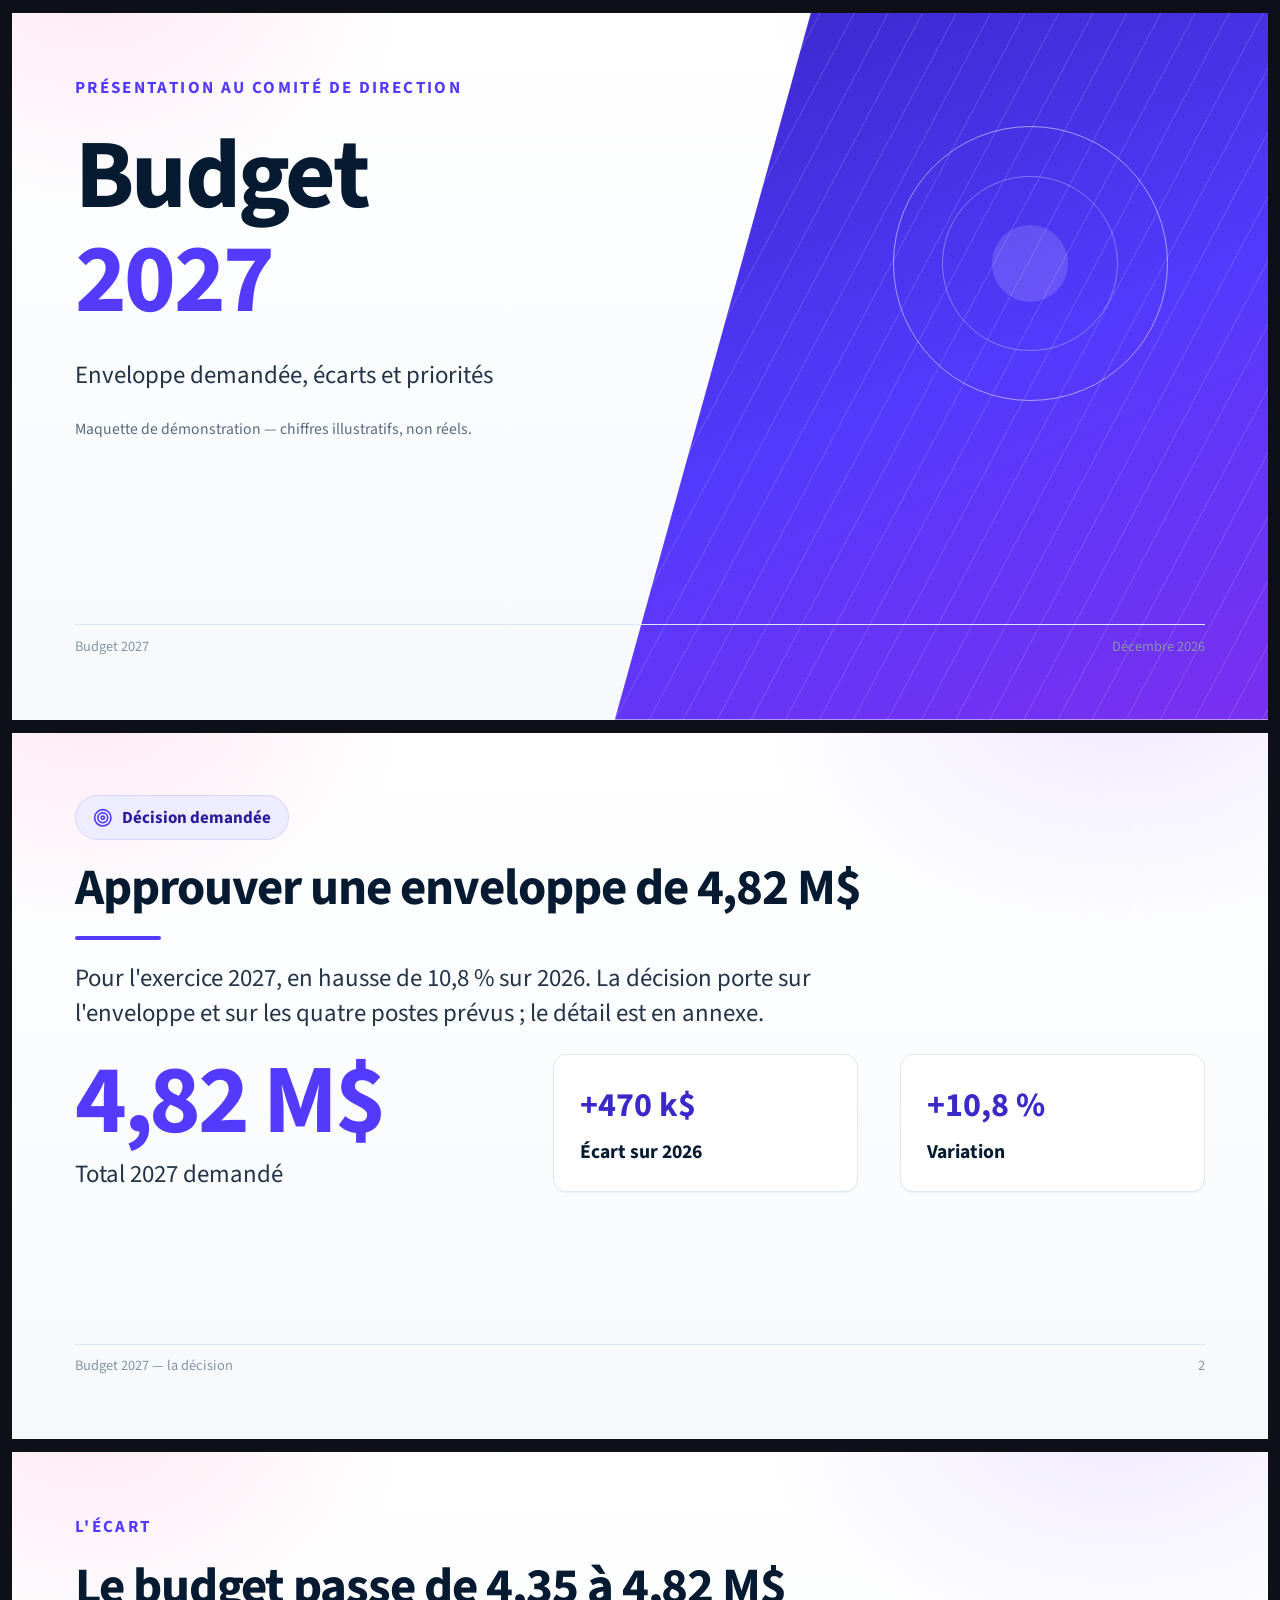
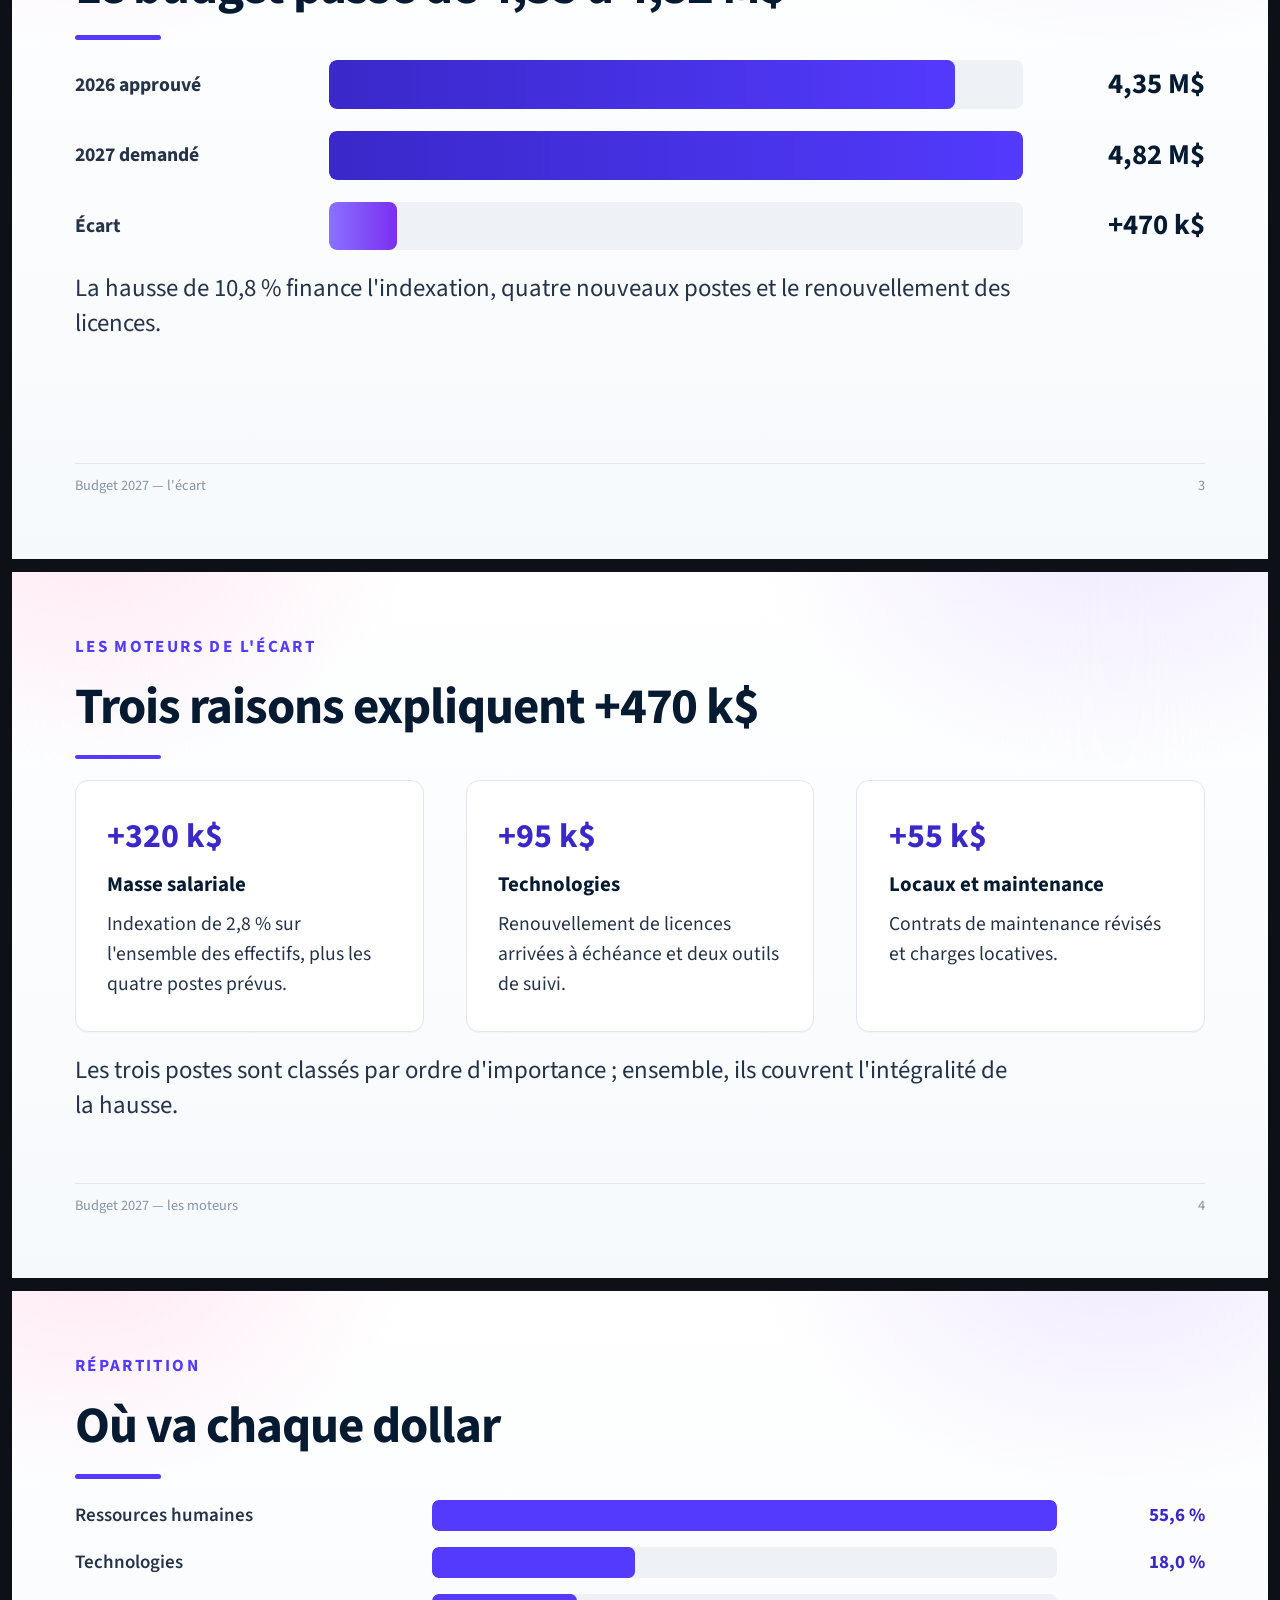
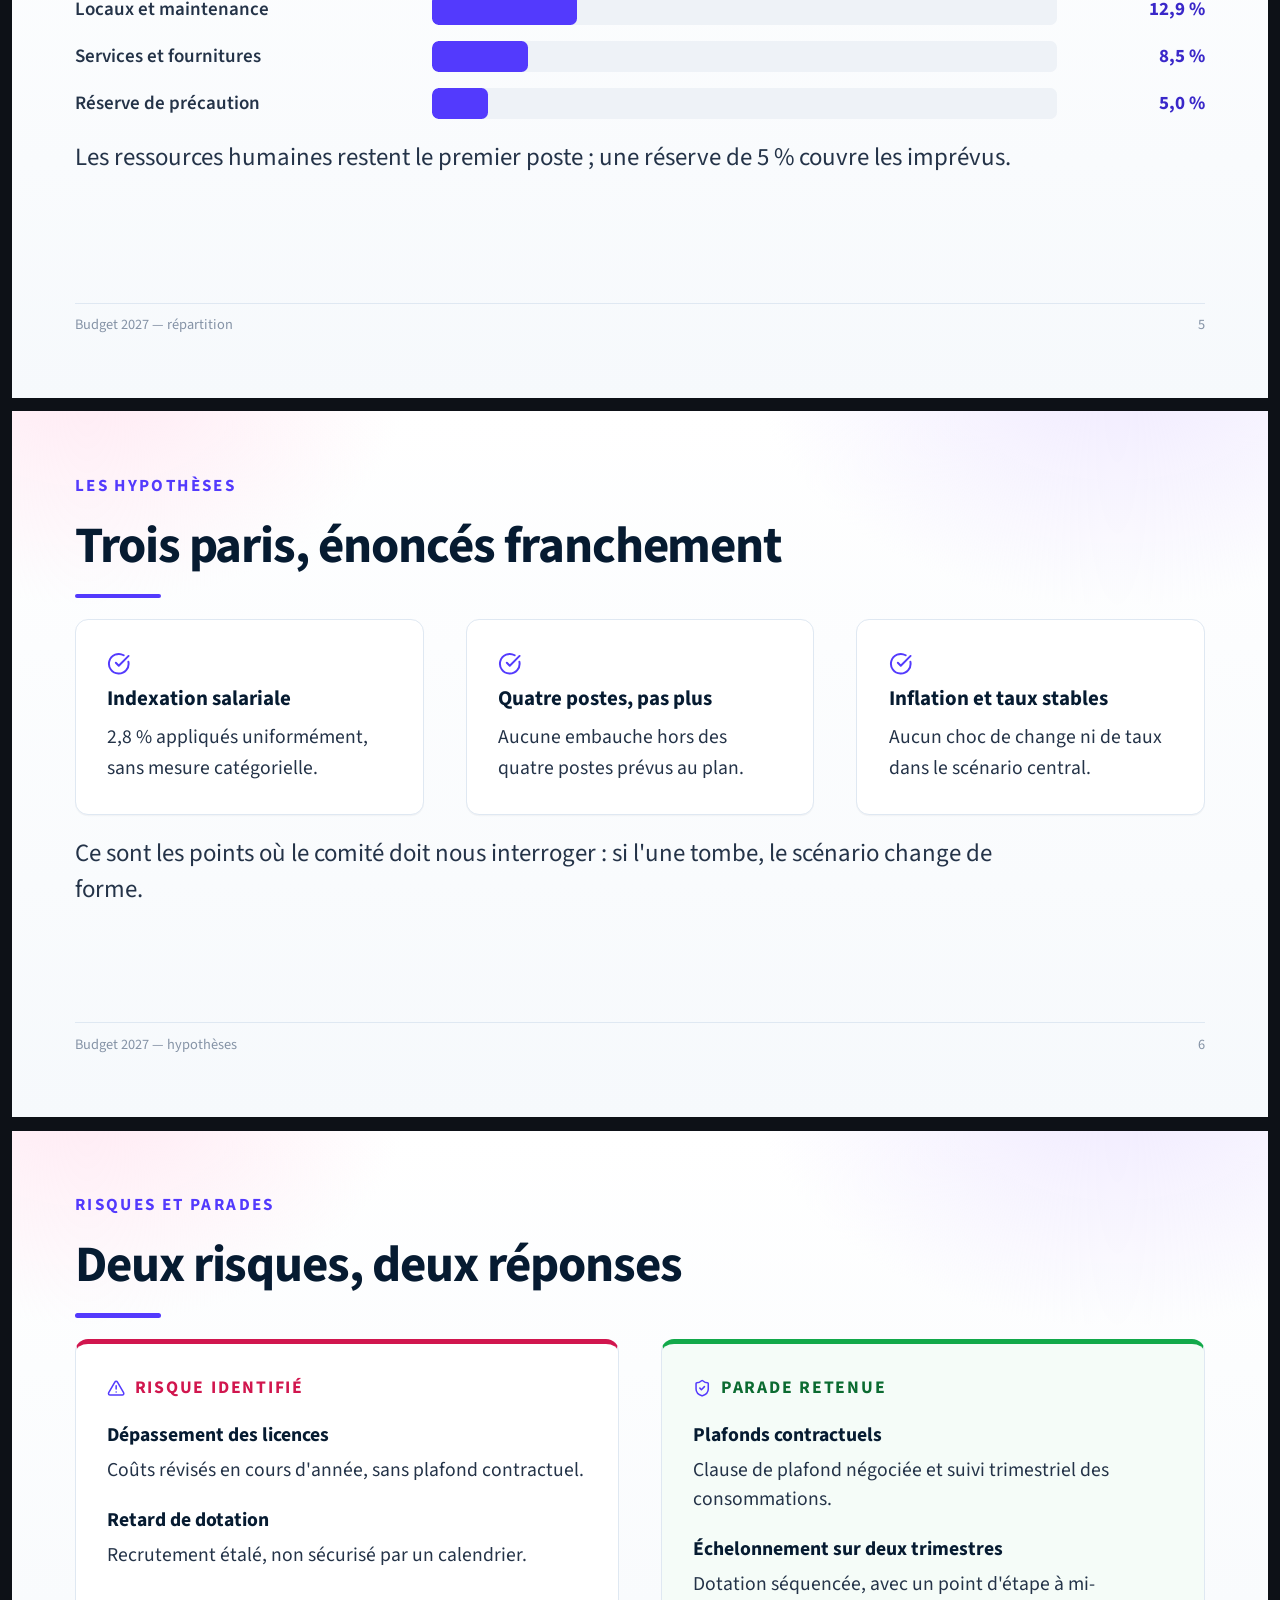
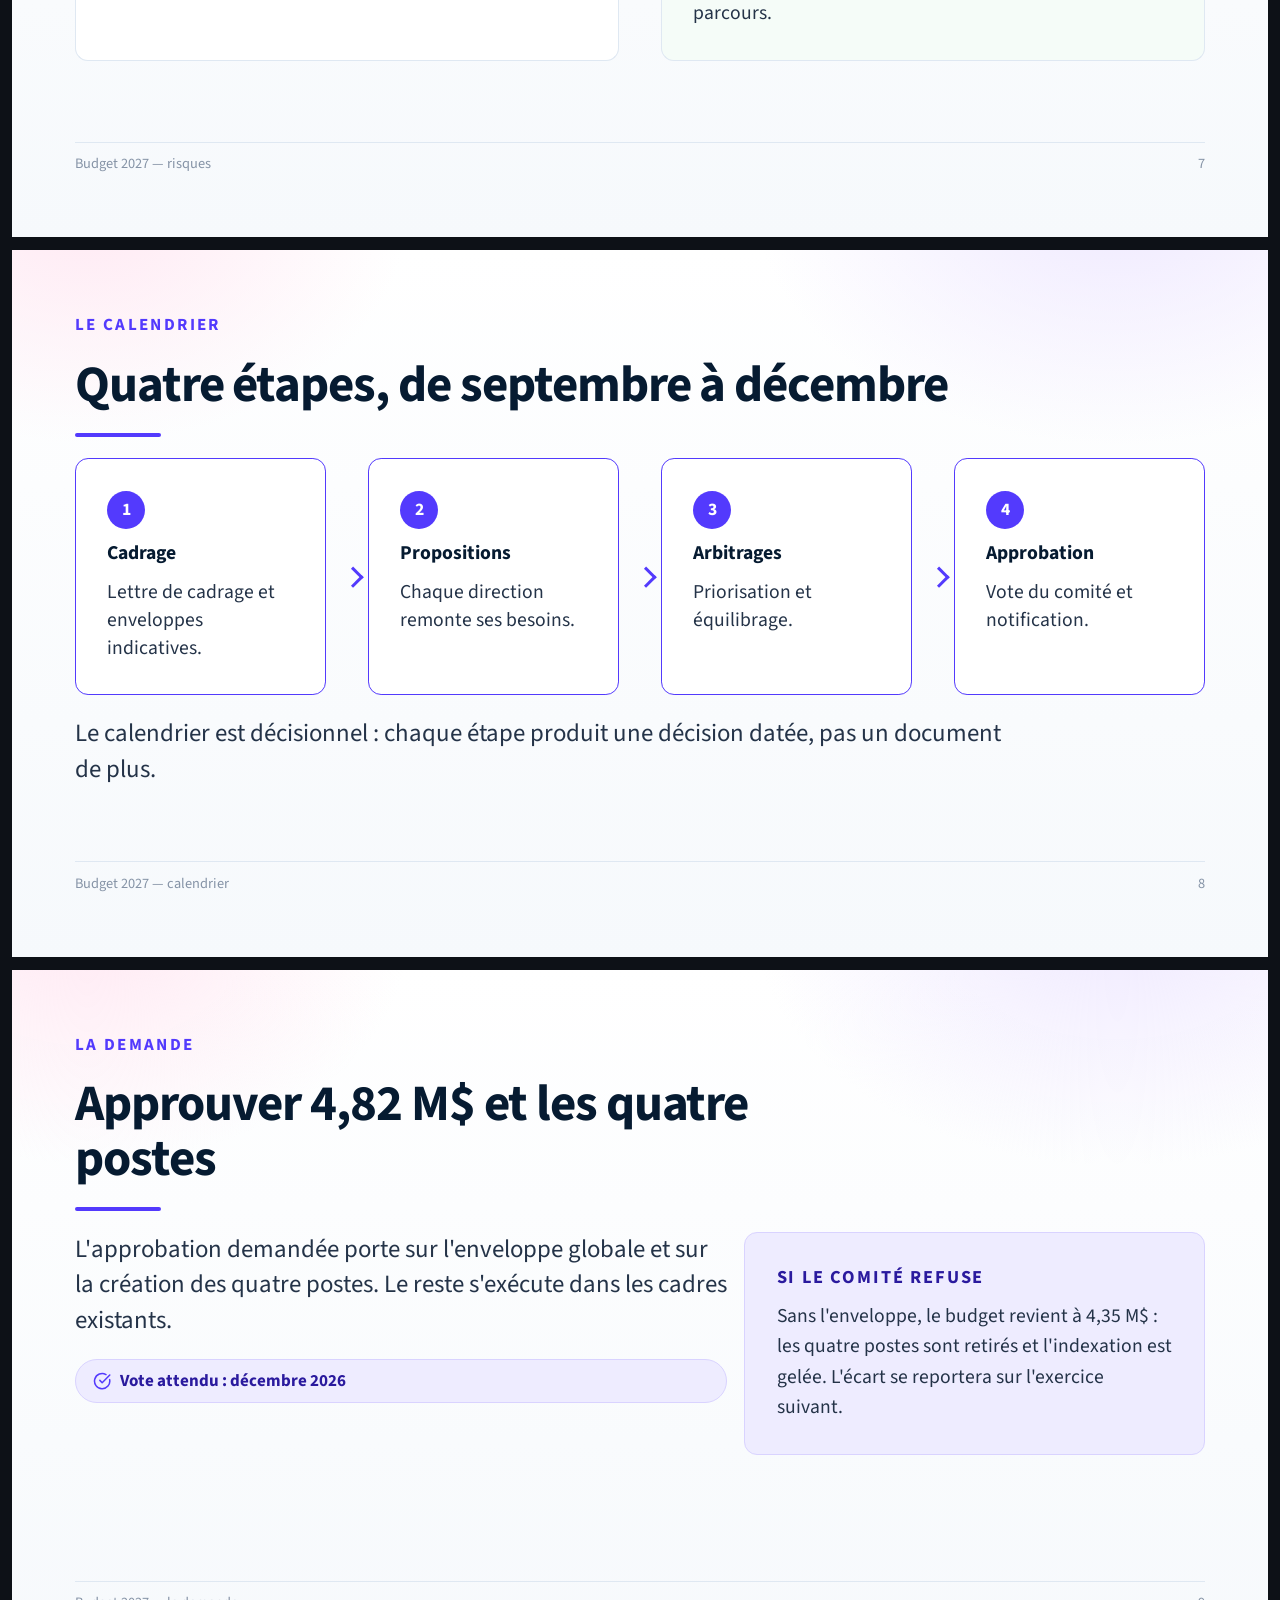
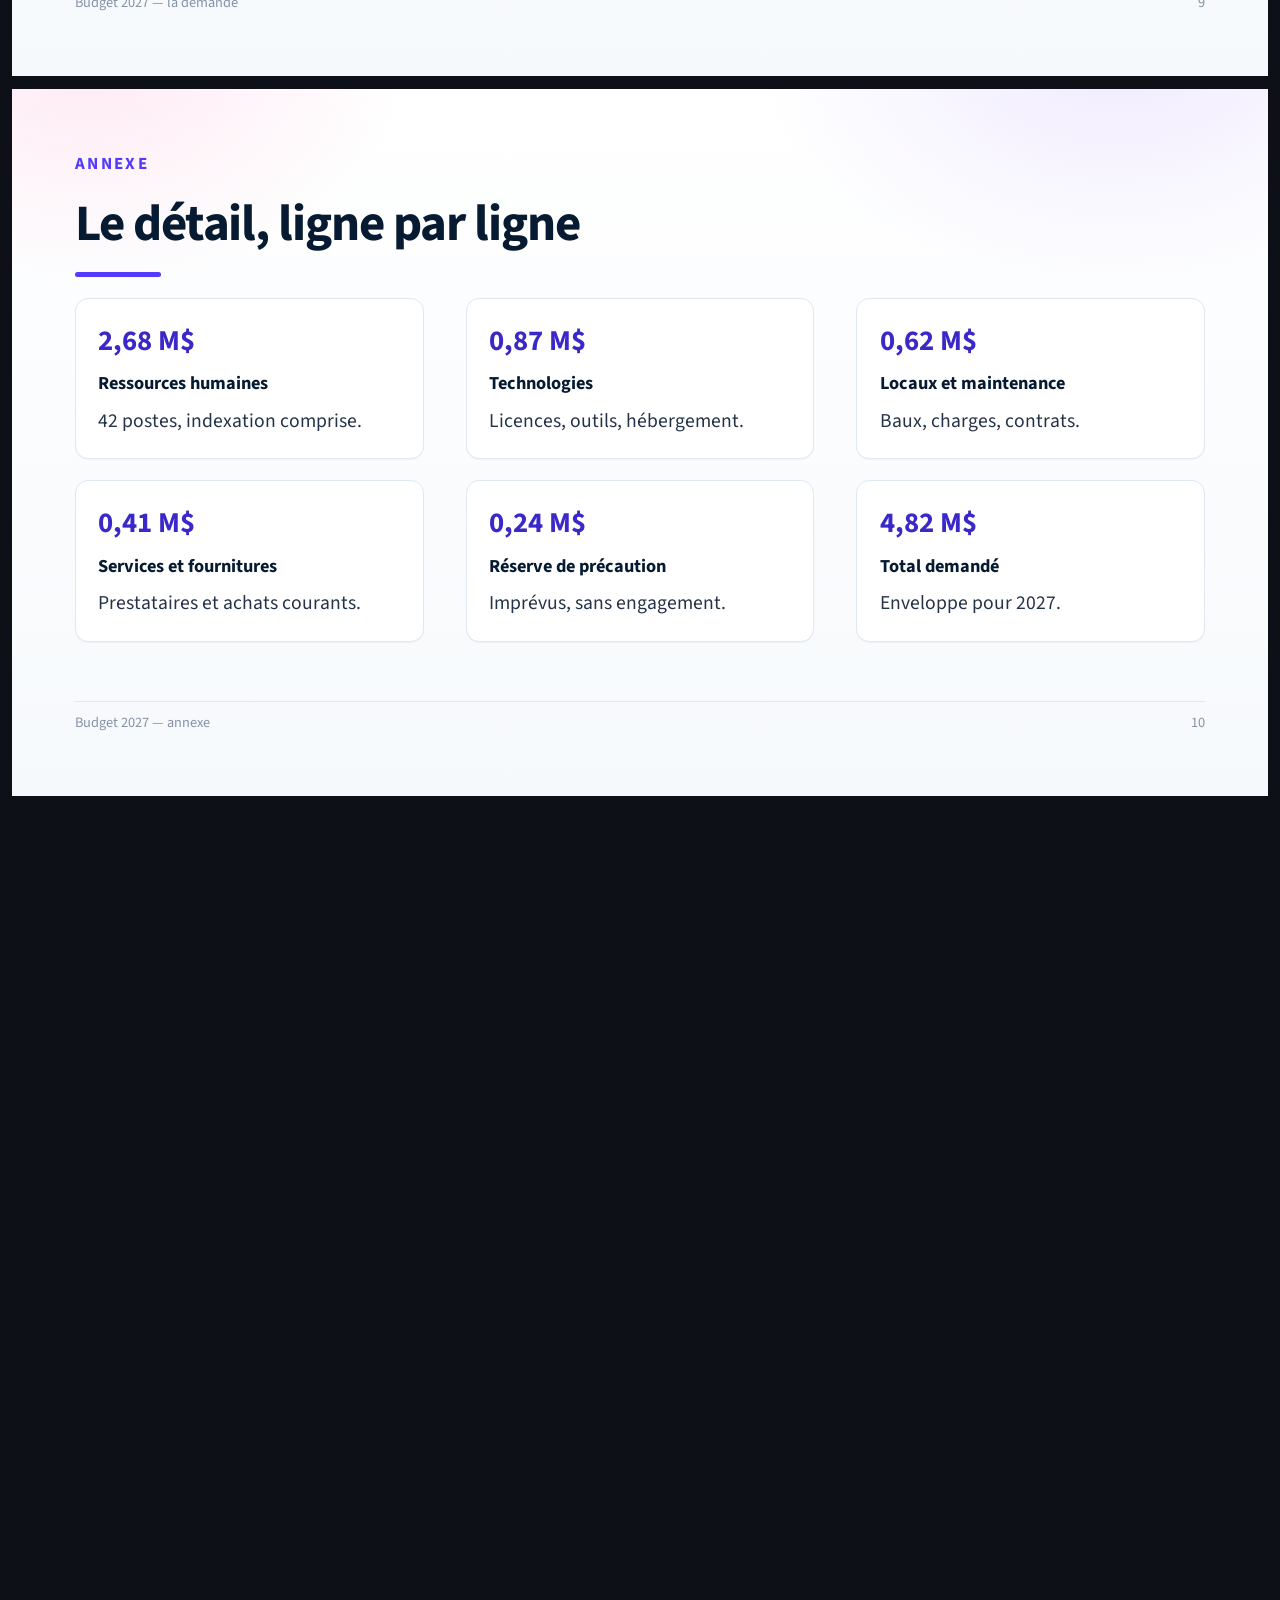
<file: index.html>
<!DOCTYPE html>
<html lang="fr"><head><meta charset="utf-8">
<title>Budget 2027 — présentation (maquette)</title>
<style>/* cyrillic-ext */
@font-face {
  font-family: 'Source Sans 3';
  font-style: normal;
  font-weight: 300;
  font-display: swap;
  src: url(fonts/font_10.woff2) format('woff2');
  unicode-range: U+0460-052F, U+1C80-1C8A, U+20B4, U+2DE0-2DFF, U+A640-A69F, U+FE2E-FE2F;
}
/* cyrillic */
@font-face {
  font-family: 'Source Sans 3';
  font-style: normal;
  font-weight: 300;
  font-display: swap;
  src: url(fonts/font_12.woff2) format('woff2');
  unicode-range: U+0301, U+0400-045F, U+0490-0491, U+04B0-04B1, U+2116;
}
/* greek-ext */
@font-face {
  font-family: 'Source Sans 3';
  font-style: normal;
  font-weight: 300;
  font-display: swap;
  src: url(fonts/font_11.woff2) format('woff2');
  unicode-range: U+1F00-1FFF;
}
/* greek */
@font-face {
  font-family: 'Source Sans 3';
  font-style: normal;
  font-weight: 300;
  font-display: swap;
  src: url(fonts/font_13.woff2) format('woff2');
  unicode-range: U+0370-0377, U+037A-037F, U+0384-038A, U+038C, U+038E-03A1, U+03A3-03FF;
}
/* vietnamese */
@font-face {
  font-family: 'Source Sans 3';
  font-style: normal;
  font-weight: 300;
  font-display: swap;
  src: url(fonts/font_08.woff2) format('woff2');
  unicode-range: U+0102-0103, U+0110-0111, U+0128-0129, U+0168-0169, U+01A0-01A1, U+01AF-01B0, U+0300-0301, U+0303-0304, U+0308-0309, U+0323, U+0329, U+1EA0-1EF9, U+20AB;
}
/* latin-ext */
@font-face {
  font-family: 'Source Sans 3';
  font-style: normal;
  font-weight: 300;
  font-display: swap;
  src: url(fonts/font_09.woff2) format('woff2');
  unicode-range: U+0100-02BA, U+02BD-02C5, U+02C7-02CC, U+02CE-02D7, U+02DD-02FF, U+0304, U+0308, U+0329, U+1D00-1DBF, U+1E00-1E9F, U+1EF2-1EFF, U+2020, U+20A0-20AB, U+20AD-20C4, U+2113, U+2C60-2C7F, U+A720-A7FF;
}
/* latin */
@font-face {
  font-family: 'Source Sans 3';
  font-style: normal;
  font-weight: 300;
  font-display: swap;
  src: url(fonts/font_07.woff2) format('woff2');
  unicode-range: U+0000-00FF, U+0131, U+0152-0153, U+02BB-02BC, U+02C6, U+02DA, U+02DC, U+0304, U+0308, U+0329, U+2000-206F, U+20AC, U+2122, U+2191, U+2193, U+2212, U+2215, U+FEFF, U+FFFD;
}
/* cyrillic-ext */
@font-face {
  font-family: 'Source Sans 3';
  font-style: normal;
  font-weight: 400;
  font-display: swap;
  src: url(fonts/font_10.woff2) format('woff2');
  unicode-range: U+0460-052F, U+1C80-1C8A, U+20B4, U+2DE0-2DFF, U+A640-A69F, U+FE2E-FE2F;
}
/* cyrillic */
@font-face {
  font-family: 'Source Sans 3';
  font-style: normal;
  font-weight: 400;
  font-display: swap;
  src: url(fonts/font_12.woff2) format('woff2');
  unicode-range: U+0301, U+0400-045F, U+0490-0491, U+04B0-04B1, U+2116;
}
/* greek-ext */
@font-face {
  font-family: 'Source Sans 3';
  font-style: normal;
  font-weight: 400;
  font-display: swap;
  src: url(fonts/font_11.woff2) format('woff2');
  unicode-range: U+1F00-1FFF;
}
/* greek */
@font-face {
  font-family: 'Source Sans 3';
  font-style: normal;
  font-weight: 400;
  font-display: swap;
  src: url(fonts/font_13.woff2) format('woff2');
  unicode-range: U+0370-0377, U+037A-037F, U+0384-038A, U+038C, U+038E-03A1, U+03A3-03FF;
}
/* vietnamese */
@font-face {
  font-family: 'Source Sans 3';
  font-style: normal;
  font-weight: 400;
  font-display: swap;
  src: url(fonts/font_08.woff2) format('woff2');
  unicode-range: U+0102-0103, U+0110-0111, U+0128-0129, U+0168-0169, U+01A0-01A1, U+01AF-01B0, U+0300-0301, U+0303-0304, U+0308-0309, U+0323, U+0329, U+1EA0-1EF9, U+20AB;
}
/* latin-ext */
@font-face {
  font-family: 'Source Sans 3';
  font-style: normal;
  font-weight: 400;
  font-display: swap;
  src: url(fonts/font_09.woff2) format('woff2');
  unicode-range: U+0100-02BA, U+02BD-02C5, U+02C7-02CC, U+02CE-02D7, U+02DD-02FF, U+0304, U+0308, U+0329, U+1D00-1DBF, U+1E00-1E9F, U+1EF2-1EFF, U+2020, U+20A0-20AB, U+20AD-20C4, U+2113, U+2C60-2C7F, U+A720-A7FF;
}
/* latin */
@font-face {
  font-family: 'Source Sans 3';
  font-style: normal;
  font-weight: 400;
  font-display: swap;
  src: url(fonts/font_07.woff2) format('woff2');
  unicode-range: U+0000-00FF, U+0131, U+0152-0153, U+02BB-02BC, U+02C6, U+02DA, U+02DC, U+0304, U+0308, U+0329, U+2000-206F, U+20AC, U+2122, U+2191, U+2193, U+2212, U+2215, U+FEFF, U+FFFD;
}
/* cyrillic-ext */
@font-face {
  font-family: 'Source Sans 3';
  font-style: normal;
  font-weight: 600;
  font-display: swap;
  src: url(fonts/font_10.woff2) format('woff2');
  unicode-range: U+0460-052F, U+1C80-1C8A, U+20B4, U+2DE0-2DFF, U+A640-A69F, U+FE2E-FE2F;
}
/* cyrillic */
@font-face {
  font-family: 'Source Sans 3';
  font-style: normal;
  font-weight: 600;
  font-display: swap;
  src: url(fonts/font_12.woff2) format('woff2');
  unicode-range: U+0301, U+0400-045F, U+0490-0491, U+04B0-04B1, U+2116;
}
/* greek-ext */
@font-face {
  font-family: 'Source Sans 3';
  font-style: normal;
  font-weight: 600;
  font-display: swap;
  src: url(fonts/font_11.woff2) format('woff2');
  unicode-range: U+1F00-1FFF;
}
/* greek */
@font-face {
  font-family: 'Source Sans 3';
  font-style: normal;
  font-weight: 600;
  font-display: swap;
  src: url(fonts/font_13.woff2) format('woff2');
  unicode-range: U+0370-0377, U+037A-037F, U+0384-038A, U+038C, U+038E-03A1, U+03A3-03FF;
}
/* vietnamese */
@font-face {
  font-family: 'Source Sans 3';
  font-style: normal;
  font-weight: 600;
  font-display: swap;
  src: url(fonts/font_08.woff2) format('woff2');
  unicode-range: U+0102-0103, U+0110-0111, U+0128-0129, U+0168-0169, U+01A0-01A1, U+01AF-01B0, U+0300-0301, U+0303-0304, U+0308-0309, U+0323, U+0329, U+1EA0-1EF9, U+20AB;
}
/* latin-ext */
@font-face {
  font-family: 'Source Sans 3';
  font-style: normal;
  font-weight: 600;
  font-display: swap;
  src: url(fonts/font_09.woff2) format('woff2');
  unicode-range: U+0100-02BA, U+02BD-02C5, U+02C7-02CC, U+02CE-02D7, U+02DD-02FF, U+0304, U+0308, U+0329, U+1D00-1DBF, U+1E00-1E9F, U+1EF2-1EFF, U+2020, U+20A0-20AB, U+20AD-20C4, U+2113, U+2C60-2C7F, U+A720-A7FF;
}
/* latin */
@font-face {
  font-family: 'Source Sans 3';
  font-style: normal;
  font-weight: 600;
  font-display: swap;
  src: url(fonts/font_07.woff2) format('woff2');
  unicode-range: U+0000-00FF, U+0131, U+0152-0153, U+02BB-02BC, U+02C6, U+02DA, U+02DC, U+0304, U+0308, U+0329, U+2000-206F, U+20AC, U+2122, U+2191, U+2193, U+2212, U+2215, U+FEFF, U+FFFD;
}
/* cyrillic-ext */
@font-face {
  font-family: 'Source Sans 3';
  font-style: normal;
  font-weight: 700;
  font-display: swap;
  src: url(fonts/font_10.woff2) format('woff2');
  unicode-range: U+0460-052F, U+1C80-1C8A, U+20B4, U+2DE0-2DFF, U+A640-A69F, U+FE2E-FE2F;
}
/* cyrillic */
@font-face {
  font-family: 'Source Sans 3';
  font-style: normal;
  font-weight: 700;
  font-display: swap;
  src: url(fonts/font_12.woff2) format('woff2');
  unicode-range: U+0301, U+0400-045F, U+0490-0491, U+04B0-04B1, U+2116;
}
/* greek-ext */
@font-face {
  font-family: 'Source Sans 3';
  font-style: normal;
  font-weight: 700;
  font-display: swap;
  src: url(fonts/font_11.woff2) format('woff2');
  unicode-range: U+1F00-1FFF;
}
/* greek */
@font-face {
  font-family: 'Source Sans 3';
  font-style: normal;
  font-weight: 700;
  font-display: swap;
  src: url(fonts/font_13.woff2) format('woff2');
  unicode-range: U+0370-0377, U+037A-037F, U+0384-038A, U+038C, U+038E-03A1, U+03A3-03FF;
}
/* vietnamese */
@font-face {
  font-family: 'Source Sans 3';
  font-style: normal;
  font-weight: 700;
  font-display: swap;
  src: url(fonts/font_08.woff2) format('woff2');
  unicode-range: U+0102-0103, U+0110-0111, U+0128-0129, U+0168-0169, U+01A0-01A1, U+01AF-01B0, U+0300-0301, U+0303-0304, U+0308-0309, U+0323, U+0329, U+1EA0-1EF9, U+20AB;
}
/* latin-ext */
@font-face {
  font-family: 'Source Sans 3';
  font-style: normal;
  font-weight: 700;
  font-display: swap;
  src: url(fonts/font_09.woff2) format('woff2');
  unicode-range: U+0100-02BA, U+02BD-02C5, U+02C7-02CC, U+02CE-02D7, U+02DD-02FF, U+0304, U+0308, U+0329, U+1D00-1DBF, U+1E00-1E9F, U+1EF2-1EFF, U+2020, U+20A0-20AB, U+20AD-20C4, U+2113, U+2C60-2C7F, U+A720-A7FF;
}
/* latin */
@font-face {
  font-family: 'Source Sans 3';
  font-style: normal;
  font-weight: 700;
  font-display: swap;
  src: url(fonts/font_07.woff2) format('woff2');
  unicode-range: U+0000-00FF, U+0131, U+0152-0153, U+02BB-02BC, U+02C6, U+02DA, U+02DC, U+0304, U+0308, U+0329, U+2000-206F, U+20AC, U+2122, U+2191, U+2193, U+2212, U+2215, U+FEFF, U+FFFD;
}
/* cyrillic-ext */
@font-face {
  font-family: 'Source Code Pro';
  font-style: normal;
  font-weight: 400;
  font-display: swap;
  src: url(fonts/font_01.woff2) format('woff2');
  unicode-range: U+0460-052F, U+1C80-1C8A, U+20B4, U+2DE0-2DFF, U+A640-A69F, U+FE2E-FE2F;
}
/* cyrillic */
@font-face {
  font-family: 'Source Code Pro';
  font-style: normal;
  font-weight: 400;
  font-display: swap;
  src: url(fonts/font_04.woff2) format('woff2');
  unicode-range: U+0301, U+0400-045F, U+0490-0491, U+04B0-04B1, U+2116;
}
/* greek-ext */
@font-face {
  font-family: 'Source Code Pro';
  font-style: normal;
  font-weight: 400;
  font-display: swap;
  src: url(fonts/font_02.woff2) format('woff2');
  unicode-range: U+1F00-1FFF;
}
/* greek */
@font-face {
  font-family: 'Source Code Pro';
  font-style: normal;
  font-weight: 400;
  font-display: swap;
  src: url(fonts/font_06.woff2) format('woff2');
  unicode-range: U+0370-0377, U+037A-037F, U+0384-038A, U+038C, U+038E-03A1, U+03A3-03FF;
}
/* vietnamese */
@font-face {
  font-family: 'Source Code Pro';
  font-style: normal;
  font-weight: 400;
  font-display: swap;
  src: url(fonts/font_03.woff2) format('woff2');
  unicode-range: U+0102-0103, U+0110-0111, U+0128-0129, U+0168-0169, U+01A0-01A1, U+01AF-01B0, U+0300-0301, U+0303-0304, U+0308-0309, U+0323, U+0329, U+1EA0-1EF9, U+20AB;
}
/* latin-ext */
@font-face {
  font-family: 'Source Code Pro';
  font-style: normal;
  font-weight: 400;
  font-display: swap;
  src: url(fonts/font_00.woff2) format('woff2');
  unicode-range: U+0100-02BA, U+02BD-02C5, U+02C7-02CC, U+02CE-02D7, U+02DD-02FF, U+0304, U+0308, U+0329, U+1D00-1DBF, U+1E00-1E9F, U+1EF2-1EFF, U+2020, U+20A0-20AB, U+20AD-20C4, U+2113, U+2C60-2C7F, U+A720-A7FF;
}
/* latin */
@font-face {
  font-family: 'Source Code Pro';
  font-style: normal;
  font-weight: 400;
  font-display: swap;
  src: url(fonts/font_05.woff2) format('woff2');
  unicode-range: U+0000-00FF, U+0131, U+0152-0153, U+02BB-02BC, U+02C6, U+02DA, U+02DC, U+0304, U+0308, U+0329, U+2000-206F, U+20AC, U+2122, U+2191, U+2193, U+2212, U+2215, U+FEFF, U+FFFD;
}
/* cyrillic-ext */
@font-face {
  font-family: 'Source Code Pro';
  font-style: normal;
  font-weight: 700;
  font-display: swap;
  src: url(fonts/font_01.woff2) format('woff2');
  unicode-range: U+0460-052F, U+1C80-1C8A, U+20B4, U+2DE0-2DFF, U+A640-A69F, U+FE2E-FE2F;
}
/* cyrillic */
@font-face {
  font-family: 'Source Code Pro';
  font-style: normal;
  font-weight: 700;
  font-display: swap;
  src: url(fonts/font_04.woff2) format('woff2');
  unicode-range: U+0301, U+0400-045F, U+0490-0491, U+04B0-04B1, U+2116;
}
/* greek-ext */
@font-face {
  font-family: 'Source Code Pro';
  font-style: normal;
  font-weight: 700;
  font-display: swap;
  src: url(fonts/font_02.woff2) format('woff2');
  unicode-range: U+1F00-1FFF;
}
/* greek */
@font-face {
  font-family: 'Source Code Pro';
  font-style: normal;
  font-weight: 700;
  font-display: swap;
  src: url(fonts/font_06.woff2) format('woff2');
  unicode-range: U+0370-0377, U+037A-037F, U+0384-038A, U+038C, U+038E-03A1, U+03A3-03FF;
}
/* vietnamese */
@font-face {
  font-family: 'Source Code Pro';
  font-style: normal;
  font-weight: 700;
  font-display: swap;
  src: url(fonts/font_03.woff2) format('woff2');
  unicode-range: U+0102-0103, U+0110-0111, U+0128-0129, U+0168-0169, U+01A0-01A1, U+01AF-01B0, U+0300-0301, U+0303-0304, U+0308-0309, U+0323, U+0329, U+1EA0-1EF9, U+20AB;
}
/* latin-ext */
@font-face {
  font-family: 'Source Code Pro';
  font-style: normal;
  font-weight: 700;
  font-display: swap;
  src: url(fonts/font_00.woff2) format('woff2');
  unicode-range: U+0100-02BA, U+02BD-02C5, U+02C7-02CC, U+02CE-02D7, U+02DD-02FF, U+0304, U+0308, U+0329, U+1D00-1DBF, U+1E00-1E9F, U+1EF2-1EFF, U+2020, U+20A0-20AB, U+20AD-20C4, U+2113, U+2C60-2C7F, U+A720-A7FF;
}
/* latin */
@font-face {
  font-family: 'Source Code Pro';
  font-style: normal;
  font-weight: 700;
  font-display: swap;
  src: url(fonts/font_05.woff2) format('woff2');
  unicode-range: U+0000-00FF, U+0131, U+0152-0153, U+02BB-02BC, U+02C6, U+02DA, U+02DC, U+0304, U+0308, U+0329, U+2000-206F, U+20AC, U+2122, U+2191, U+2193, U+2212, U+2215, U+FEFF, U+FFFD;
}
</style>
<style>
:root{
  --marge:96px; --g:26px;
  --e1:8px; --e2:16px; --e3:24px; --e4:32px; --e5:48px; --e6:64px; --e7:96px;
  --t-kicker:26px; --t-h1:78px; --t-display:150px; --t-sub:38px; --t-body:30px; --t-cap:22px;
  --lh-t:1.06; --lh-c:1.55; --r:20px;
  --accent:#533afd; --accent2:#3a28c9; --accent-pale:#eeecff; --prune:#7a2ff0;
  --encre:#061b31; --corps:#243348; --vert:#12a94a; --rouge:#d1164e; --bord:#dfe8f2;
}
*{box-sizing:border-box;margin:0;padding:0}
body{background:#0d1117;font-family:'Source Sans 3','Liberation Sans',sans-serif;
     -webkit-font-smoothing:antialiased;display:flex;flex-direction:column;
     align-items:center;gap:20px;padding:20px 0}
.slide{width:1920px;height:1080px;position:relative;overflow:hidden;
  background:radial-gradient(900px 620px at 88% -8%, #efe9ff 0%, rgba(239,233,255,0) 62%),
             radial-gradient(820px 600px at 6% -6%, #ffe9f3 0%, rgba(255,233,243,0) 60%),
             linear-gradient(#ffffff,#f6f9fc);
  color:var(--encre);display:grid;grid-template-columns:repeat(12,1fr);
  column-gap:var(--g);row-gap:var(--e4);padding:var(--marge);align-content:start}
.fond{position:absolute;inset:0;z-index:0;pointer-events:none}
.slide>*:not(.fond){z-index:1}

.kicker{font-size:var(--t-kicker);font-weight:700;color:var(--accent);
  letter-spacing:.14em;text-transform:uppercase}
.h1{font-size:var(--t-h1);font-weight:700;line-height:var(--lh-t);letter-spacing:-1.6px}
.sub{font-size:var(--t-sub);color:var(--corps);line-height:1.42}
.trait{height:7px;background:var(--accent);border-radius:4px;width:132px}
.ic{color:var(--accent);flex:0 0 auto}

.cartes{display:grid;grid-template-columns:repeat(3,1fr);column-gap:var(--e6)}
.carte{background:#fff;border:1px solid var(--bord);border-radius:var(--r);
  padding:var(--e5);display:flex;flex-direction:column;gap:var(--e2);
  box-shadow:0 2px 0 rgba(6,27,49,.03)}
.carte .lab{font-size:32px;font-weight:700;line-height:1.25}
.carte .corps{font-size:var(--t-body);line-height:var(--lh-c);color:var(--corps)}
.carte .val{font-size:52px;font-weight:700;color:var(--accent2);font-variant-numeric:tabular-nums}

.chip{display:inline-flex;align-items:center;gap:14px;background:var(--accent-pale);
  border:1px solid #d9d3ff;border-radius:999px;padding:14px 26px;
  font-size:26px;font-weight:700;color:#2a1a9e;justify-self:start}

/* --- couverture : deux plans + diagonale (dispositif porteur) --- */
.cover .plan{position:absolute;right:0;top:0;width:52%;height:100%;
  background:linear-gradient(158deg,#3a28c9 0%,#533afd 52%,#7a2ff0 100%);
  clip-path:polygon(30% 0,100% 0,100% 100%,0 100%);z-index:0}
.cover .plan::after{content:'';position:absolute;inset:0;
  background:repeating-linear-gradient(118deg,rgba(255,255,255,.11) 0 2px,transparent 2px 46px)}
.cover .anneau{position:absolute;right:8%;top:16%;width:420px;height:420px;border-radius:50%;
  border:2px solid rgba(255,255,255,.5);z-index:0}
.cover .anneau::after{content:'';position:absolute;inset:74px;border-radius:50%;
  border:2px solid rgba(255,255,255,.32)}
.cover .anneau::before{content:'';position:absolute;inset:150px;border-radius:50%;
  background:rgba(255,255,255,.14)}
.cover .bloc{grid-column:1/7;align-self:center;display:flex;flex-direction:column;gap:38px}
.cover .titre{font-size:var(--t-display);font-weight:700;line-height:1.06;letter-spacing:-4px}
.cover .titre em{font-style:normal;color:var(--accent)}
.cover .mention{font-size:24px;color:#5b6b80}

/* --- écart : barres comparées --- */
.barres{background:none;border:0;padding:0;box-shadow:none;
  display:flex;flex-direction:column;gap:34px}
.barre{display:grid;grid-template-columns:360px 1fr 250px;align-items:center;gap:28px}
.barre .an{font-size:30px;font-weight:700;color:var(--corps)}
.barre .piste{height:74px;background:#eef2f7;border-radius:12px;overflow:hidden}
.barre .piste i{display:block;height:100%;border-radius:12px}
.barre .v{font-size:44px;font-weight:700;text-align:right;font-variant-numeric:tabular-nums}
.barre.total .piste i{background:linear-gradient(90deg,var(--accent2),var(--accent))}
.barre.ecart .piste i{background:linear-gradient(90deg,#8a72ff,var(--prune))}

/* --- répartition : barres par poste --- */
.rep{background:none;border:0;padding:0;box-shadow:none;
  display:flex;flex-direction:column;gap:24px}
.ligne{display:grid;grid-template-columns:520px 1fr 200px;align-items:center;gap:26px;
  font-size:29px}
.ligne .nom{color:var(--corps);font-weight:600}
.ligne .jauge{height:48px;background:#eef2f7;border-radius:10px;overflow:hidden}
.ligne .jauge i{display:block;height:100%;background:var(--accent);border-radius:10px}
.ligne .pc{text-align:right;font-weight:700;font-variant-numeric:tabular-nums;color:var(--accent2)}

/* --- avant / après --- */
.avant-apres{grid-template-columns:1fr 1fr}
.panneau{border-radius:var(--r);padding:var(--e5);display:flex;flex-direction:column;
  gap:var(--e4);border:1px solid var(--bord);background:#fff}
.panneau.avant{border-top:9px solid var(--rouge)}
.panneau.apres{border-top:9px solid var(--vert);background:#f5fcf8}
.panneau .entete{font-size:27px;font-weight:700;letter-spacing:.1em;text-transform:uppercase;
  display:flex;align-items:center;gap:14px}
.panneau.avant .entete{color:var(--rouge)}
.panneau.apres .entete{color:#0b6b31}
.bloc-txt{display:flex;flex-direction:column;gap:10px}
.bloc-txt .t{font-size:30px;font-weight:700;color:var(--encre)}
.bloc-txt .d{font-size:30px;line-height:1.5;color:var(--corps)}

/* --- flux --- */
.flux{grid-template-columns:repeat(4,1fr)}
.flux .etape{background:#fff;border:2px solid var(--accent);border-radius:var(--r);
  padding:var(--e5);display:flex;flex-direction:column;gap:var(--e2);position:relative}
.flux .etape .num{width:58px;height:58px;border-radius:50%;background:var(--accent);color:#fff;
  font-size:27px;font-weight:700;display:flex;align-items:center;justify-content:center}
.flux .etape .lab{font-size:30px;font-weight:700}
.flux .etape .corps{font-size:30px;line-height:1.45;color:var(--corps)}
.flux .etape:not(:last-child)::after{content:'';position:absolute;top:50%;right:0;
  width:18px;height:18px;border-top:5px solid var(--accent);border-right:5px solid var(--accent);
  transform:translate(calc(100% + var(--e6)/2),-50%) rotate(45deg)}

/* --- demande --- */
.demande .gauche{grid-column:1/8;display:flex;flex-direction:column;gap:var(--e4)}
.demande .carte-alt{grid-column:8/-1;background:var(--accent-pale);border:1px solid #d9d3ff;
  border-radius:var(--r);padding:var(--e5);display:flex;flex-direction:column;gap:var(--e2);
  box-shadow:none}
.demande .carte-alt .t{font-size:28px;font-weight:700;color:#2a1a9e;text-transform:uppercase;
  letter-spacing:.1em}

.pied{position:absolute;left:var(--marge);right:var(--marge);bottom:96px;z-index:1;
  display:flex;justify-content:space-between;font-size:22px;color:#8593a6;
  border-top:1px solid var(--bord);padding-top:16px}
</style></head>
<body>
<div class="slide cover">
  <div class="fond"></div><div class="plan"></div><div class="anneau"></div>
  <div class="bloc">
    <div class="kicker">Présentation au comité de direction</div>
    <div class="titre">Budget<br><em>2027</em></div>
    <div class="sub">Enveloppe demandée, écarts et priorités</div>
    <div class="mention">Maquette de démonstration — chiffres illustratifs, non réels.</div>
  </div>
  <div class="pied"><span>Budget 2027</span><span>Décembre 2026</span></div>
</div><div class="slide">
  <div class="fond"></div>
  <div class="chip" style="grid-column:1/8"><svg class="ic" xmlns="http://www.w3.org/2000/svg" width="30" height="30" viewBox="0 0 24 24"><g fill="none" stroke="currentColor" stroke-linecap="round" stroke-linejoin="round" stroke-width="2"><circle cx="12" cy="12" r="10"/><circle cx="12" cy="12" r="6"/><circle cx="12" cy="12" r="2"/></g></svg>Décision demandée</div>
  <div class="h1" style="grid-column:1/11">Approuver une enveloppe de 4,82 M$</div>
  <div class="trait" style="grid-column:1/3"></div>
  <div class="sub" style="grid-column:1/9">Pour l'exercice 2027, en hausse de 10,8 % sur 2026. La décision porte sur l'enveloppe et sur les quatre postes prévus ; le détail est en annexe.</div>
  <div style="grid-column:1/6;display:flex;flex-direction:column;gap:10px">
    <div style="font-size:150px;font-weight:700;line-height:1.0;letter-spacing:-5px;color:var(--accent)">4,82&nbsp;M$</div>
    <div class="sub">Total 2027 demandé</div>
  </div>
  <div class="cartes" style="grid-column:6/-1;grid-template-columns:1fr 1fr;align-content:center">
    <div class="carte" style="padding:40px"><div class="val">+470&nbsp;k$</div><div class="lab" style="font-size:30px">Écart sur 2026</div></div>
    <div class="carte" style="padding:40px"><div class="val">+10,8&nbsp;%</div><div class="lab" style="font-size:30px">Variation</div></div>
  </div>
  <div class="pied"><span>Budget 2027 — la décision</span><span>2</span></div>
</div><div class="slide">
  <div class="fond"></div>
  <div class="kicker" style="grid-column:1/7">L'écart</div>
  <div class="h1" style="grid-column:1/11">Le budget passe de 4,35 à 4,82 M$</div>
  <div class="trait" style="grid-column:1/3"></div>
  <div class="carte barres" style="grid-column:1/-1">
    <div class="barre total">
      <div class="an">2026 approuvé</div>
      <div class="piste"><i style="width:90.2%"></i></div>
      <div class="v">4,35&nbsp;M$</div>
    </div>
    <div class="barre total">
      <div class="an">2027 demandé</div>
      <div class="piste"><i style="width:100%"></i></div>
      <div class="v">4,82&nbsp;M$</div>
    </div>
    <div class="barre ecart">
      <div class="an">Écart</div>
      <div class="piste"><i style="width:9.8%"></i></div>
      <div class="v">+470&nbsp;k$</div>
    </div>
  </div>
  <div class="sub" style="grid-column:1/11">La hausse de 10,8 % finance l'indexation, quatre nouveaux postes et le renouvellement des licences.</div>
  <div class="pied"><span>Budget 2027 — l'écart</span><span>3</span></div>
</div><div class="slide">
  <div class="fond"></div>
  <div class="kicker" style="grid-column:1/7">Les moteurs de l'écart</div>
  <div class="h1" style="grid-column:1/11">Trois raisons expliquent +470 k$</div>
  <div class="trait" style="grid-column:1/3"></div>
  <div class="cartes" style="grid-column:1/-1">
<div class="carte"><div class="val">+320&nbsp;k$</div><div class="lab">Masse salariale</div><div class="corps">Indexation de 2,8 % sur l'ensemble des effectifs, plus les quatre postes prévus.</div></div>
<div class="carte"><div class="val">+95&nbsp;k$</div><div class="lab">Technologies</div><div class="corps">Renouvellement de licences arrivées à échéance et deux outils de suivi.</div></div>
<div class="carte"><div class="val">+55&nbsp;k$</div><div class="lab">Locaux et maintenance</div><div class="corps">Contrats de maintenance révisés et charges locatives.</div></div>
  </div>
  <div class="sub" style="grid-column:1/11">Les trois postes sont classés par ordre d'importance ; ensemble, ils couvrent l'intégralité de la hausse.</div>
  <div class="pied"><span>Budget 2027 — les moteurs</span><span>4</span></div>
</div><div class="slide">
  <div class="fond"></div>
  <div class="kicker" style="grid-column:1/7">Répartition</div>
  <div class="h1" style="grid-column:1/11">Où va chaque dollar</div>
  <div class="trait" style="grid-column:1/3"></div>
  <div class="carte rep" style="grid-column:1/-1">
<div class="ligne"><div class="nom">Ressources humaines</div><div class="jauge"><i style="width:100%"></i></div><div class="pc">55,6&nbsp;%</div></div>
<div class="ligne"><div class="nom">Technologies</div><div class="jauge"><i style="width:32.4%"></i></div><div class="pc">18,0&nbsp;%</div></div>
<div class="ligne"><div class="nom">Locaux et maintenance</div><div class="jauge"><i style="width:23.2%"></i></div><div class="pc">12,9&nbsp;%</div></div>
<div class="ligne"><div class="nom">Services et fournitures</div><div class="jauge"><i style="width:15.3%"></i></div><div class="pc">8,5&nbsp;%</div></div>
<div class="ligne"><div class="nom">Réserve de précaution</div><div class="jauge"><i style="width:9.0%"></i></div><div class="pc">5,0&nbsp;%</div></div>
  </div>
  <div class="sub" style="grid-column:1/11">Les ressources humaines restent le premier poste ; une réserve de 5 % couvre les imprévus.</div>
  <div class="pied"><span>Budget 2027 — répartition</span><span>5</span></div>
</div><div class="slide">
  <div class="fond"></div>
  <div class="kicker" style="grid-column:1/7">Les hypothèses</div>
  <div class="h1" style="grid-column:1/11">Trois paris, énoncés franchement</div>
  <div class="trait" style="grid-column:1/3"></div>
  <div class="cartes" style="grid-column:1/-1">
<div class="carte"><svg class="ic" xmlns="http://www.w3.org/2000/svg" width="36" height="36" viewBox="0 0 24 24"><g fill="none" stroke="currentColor" stroke-linecap="round" stroke-linejoin="round" stroke-width="2"><path d="M21.801 10A10 10 0 1 1 17 3.335"/><path d="m9 11l3 3L22 4"/></g></svg><div class="lab">Indexation salariale</div><div class="corps">2,8 % appliqués uniformément, sans mesure catégorielle.</div></div>
<div class="carte"><svg class="ic" xmlns="http://www.w3.org/2000/svg" width="36" height="36" viewBox="0 0 24 24"><g fill="none" stroke="currentColor" stroke-linecap="round" stroke-linejoin="round" stroke-width="2"><path d="M21.801 10A10 10 0 1 1 17 3.335"/><path d="m9 11l3 3L22 4"/></g></svg><div class="lab">Quatre postes, pas plus</div><div class="corps">Aucune embauche hors des quatre postes prévus au plan.</div></div>
<div class="carte"><svg class="ic" xmlns="http://www.w3.org/2000/svg" width="36" height="36" viewBox="0 0 24 24"><g fill="none" stroke="currentColor" stroke-linecap="round" stroke-linejoin="round" stroke-width="2"><path d="M21.801 10A10 10 0 1 1 17 3.335"/><path d="m9 11l3 3L22 4"/></g></svg><div class="lab">Inflation et taux stables</div><div class="corps">Aucun choc de change ni de taux dans le scénario central.</div></div>
  </div>
  <div class="sub" style="grid-column:1/11">Ce sont les points où le comité doit nous interroger : si l'une tombe, le scénario change de forme.</div>
  <div class="pied"><span>Budget 2027 — hypothèses</span><span>6</span></div>
</div><div class="slide">
  <div class="fond"></div>
  <div class="kicker" style="grid-column:1/7">Risques et parades</div>
  <div class="h1" style="grid-column:1/11">Deux risques, deux réponses</div>
  <div class="trait" style="grid-column:1/3"></div>
  <div class="cartes avant-apres" style="grid-column:1/-1">
    <div class="panneau avant"><div class="entete"><svg class="ic" xmlns="http://www.w3.org/2000/svg" width="28" height="28" viewBox="0 0 24 24"><path fill="none" stroke="currentColor" stroke-linecap="round" stroke-linejoin="round" stroke-width="2" d="m21.73 18l-8-14a2 2 0 0 0-3.48 0l-8 14A2 2 0 0 0 4 21h16a2 2 0 0 0 1.73-3M12 9v4m0 4h.01"/></svg>Risque identifié</div>
<div class="bloc-txt"><div class="t">Dépassement des licences</div><div class="d">Coûts révisés en cours d'année, sans plafond contractuel.</div></div>
<div class="bloc-txt"><div class="t">Retard de dotation</div><div class="d">Recrutement étalé, non sécurisé par un calendrier.</div></div>
    </div>
    <div class="panneau apres"><div class="entete"><svg class="ic" xmlns="http://www.w3.org/2000/svg" width="28" height="28" viewBox="0 0 24 24"><g fill="none" stroke="currentColor" stroke-linecap="round" stroke-linejoin="round" stroke-width="2"><path d="M20 13c0 5-3.5 7.5-7.66 8.95a1 1 0 0 1-.67-.01C7.5 20.5 4 18 4 13V6a1 1 0 0 1 1-1c2 0 4.5-1.2 6.24-2.72a1.17 1.17 0 0 1 1.52 0C14.51 3.81 17 5 19 5a1 1 0 0 1 1 1z"/><path d="m9 12l2 2l4-4"/></g></svg>Parade retenue</div>
<div class="bloc-txt"><div class="t">Plafonds contractuels</div><div class="d">Clause de plafond négociée et suivi trimestriel des consommations.</div></div>
<div class="bloc-txt"><div class="t">Échelonnement sur deux trimestres</div><div class="d">Dotation séquencée, avec un point d'étape à mi-parcours.</div></div>
    </div>
  </div>
  <div class="pied"><span>Budget 2027 — risques</span><span>7</span></div>
</div><div class="slide">
  <div class="fond"></div>
  <div class="kicker" style="grid-column:1/7">Le calendrier</div>
  <div class="h1" style="grid-column:1/11">Quatre étapes, de septembre à décembre</div>
  <div class="trait" style="grid-column:1/3"></div>
  <div class="cartes flux" style="grid-column:1/-1">
<div class="etape"><div class="num">1</div><div class="lab">Cadrage</div><div class="corps">Lettre de cadrage et enveloppes indicatives.</div></div>
<div class="etape"><div class="num">2</div><div class="lab">Propositions</div><div class="corps">Chaque direction remonte ses besoins.</div></div>
<div class="etape"><div class="num">3</div><div class="lab">Arbitrages</div><div class="corps">Priorisation et équilibrage.</div></div>
<div class="etape"><div class="num">4</div><div class="lab">Approbation</div><div class="corps">Vote du comité et notification.</div></div>
  </div>
  <div class="sub" style="grid-column:1/11">Le calendrier est décisionnel : chaque étape produit une décision datée, pas un document de plus.</div>
  <div class="pied"><span>Budget 2027 — calendrier</span><span>8</span></div>
</div><div class="slide demande">
  <div class="fond"></div>
  <div class="kicker" style="grid-column:1/7">La demande</div>
  <div class="h1" style="grid-column:1/9">Approuver 4,82 M$ et les quatre postes</div>
  <div class="trait" style="grid-column:1/3"></div>
  <div class="gauche">
    <div class="sub">L'approbation demandée porte sur l'enveloppe globale et sur la création des quatre postes. Le reste s'exécute dans les cadres existants.</div>
    <div class="chip" style="justify-self:start"><svg class="ic" xmlns="http://www.w3.org/2000/svg" width="28" height="28" viewBox="0 0 24 24"><g fill="none" stroke="currentColor" stroke-linecap="round" stroke-linejoin="round" stroke-width="2"><path d="M21.801 10A10 10 0 1 1 17 3.335"/><path d="m9 11l3 3L22 4"/></g></svg>Vote attendu : décembre 2026</div>
  </div>
  <div class="carte carte-alt">
    <div class="t">Si le comité refuse</div>
    <div class="corps" style="font-size:30px">Sans l'enveloppe, le budget revient à 4,35 M$ : les quatre postes sont retirés et l'indexation est gelée. L'écart se reportera sur l'exercice suivant.</div>
  </div>
  <div class="pied"><span>Budget 2027 — la demande</span><span>9</span></div>
</div><div class="slide">
  <div class="fond"></div>
  <div class="kicker" style="grid-column:1/7">Annexe</div>
  <div class="h1" style="grid-column:1/11">Le détail, ligne par ligne</div>
  <div class="trait" style="grid-column:1/3"></div>
  <div class="cartes" style="grid-column:1/-1">
<div class="carte" style="padding:34px"><div class="val" style="font-size:44px">2,68 M$</div><div class="lab" style="font-size:28px">Ressources humaines</div><div class="corps" style="font-size:30px">42 postes, indexation comprise.</div></div>
<div class="carte" style="padding:34px"><div class="val" style="font-size:44px">0,87 M$</div><div class="lab" style="font-size:28px">Technologies</div><div class="corps" style="font-size:30px">Licences, outils, hébergement.</div></div>
<div class="carte" style="padding:34px"><div class="val" style="font-size:44px">0,62 M$</div><div class="lab" style="font-size:28px">Locaux et maintenance</div><div class="corps" style="font-size:30px">Baux, charges, contrats.</div></div>
  </div>
  <div class="cartes" style="grid-column:1/-1">
<div class="carte" style="padding:34px"><div class="val" style="font-size:44px">0,41 M$</div><div class="lab" style="font-size:28px">Services et fournitures</div><div class="corps" style="font-size:30px">Prestataires et achats courants.</div></div>
<div class="carte" style="padding:34px"><div class="val" style="font-size:44px">0,24 M$</div><div class="lab" style="font-size:28px">Réserve de précaution</div><div class="corps" style="font-size:30px">Imprévus, sans engagement.</div></div>
<div class="carte" style="padding:34px"><div class="val" style="font-size:44px">4,82 M$</div><div class="lab" style="font-size:28px">Total demandé</div><div class="corps" style="font-size:30px">Enveloppe pour 2027.</div></div>
  </div>
  <div class="pied"><span>Budget 2027 — annexe</span><span>10</span></div>
</div>
<script>
/* mise a l'echelle : la planche 1920x1080 tient dans la fenetre (telephone, portable) */
(function fit(){
  if (window.innerWidth < 1900) document.body.style.zoom = (window.innerWidth - 24) / 1920;
})();
window.addEventListener('resize', function(){
  document.body.style.zoom = window.innerWidth < 1900 ? (window.innerWidth - 24) / 1920 : 1;
});
</script>
</body></html>
</file>
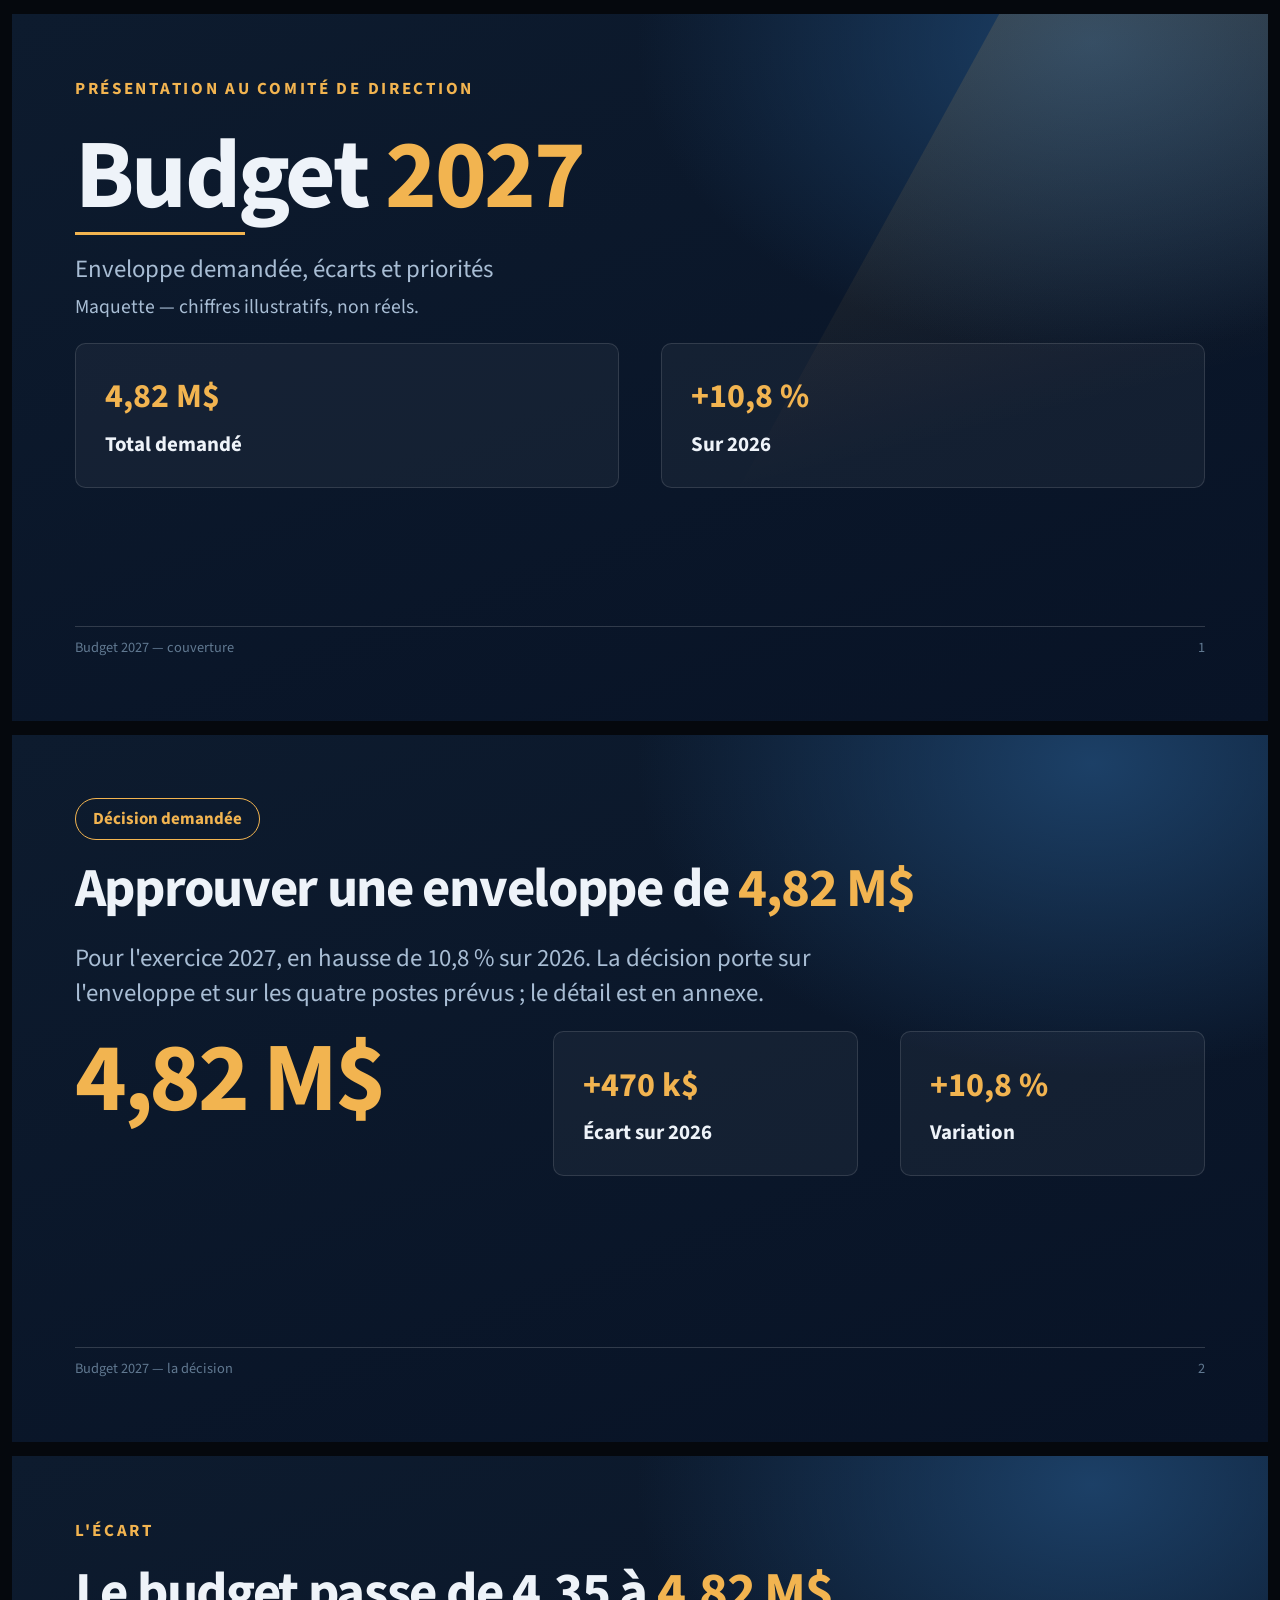
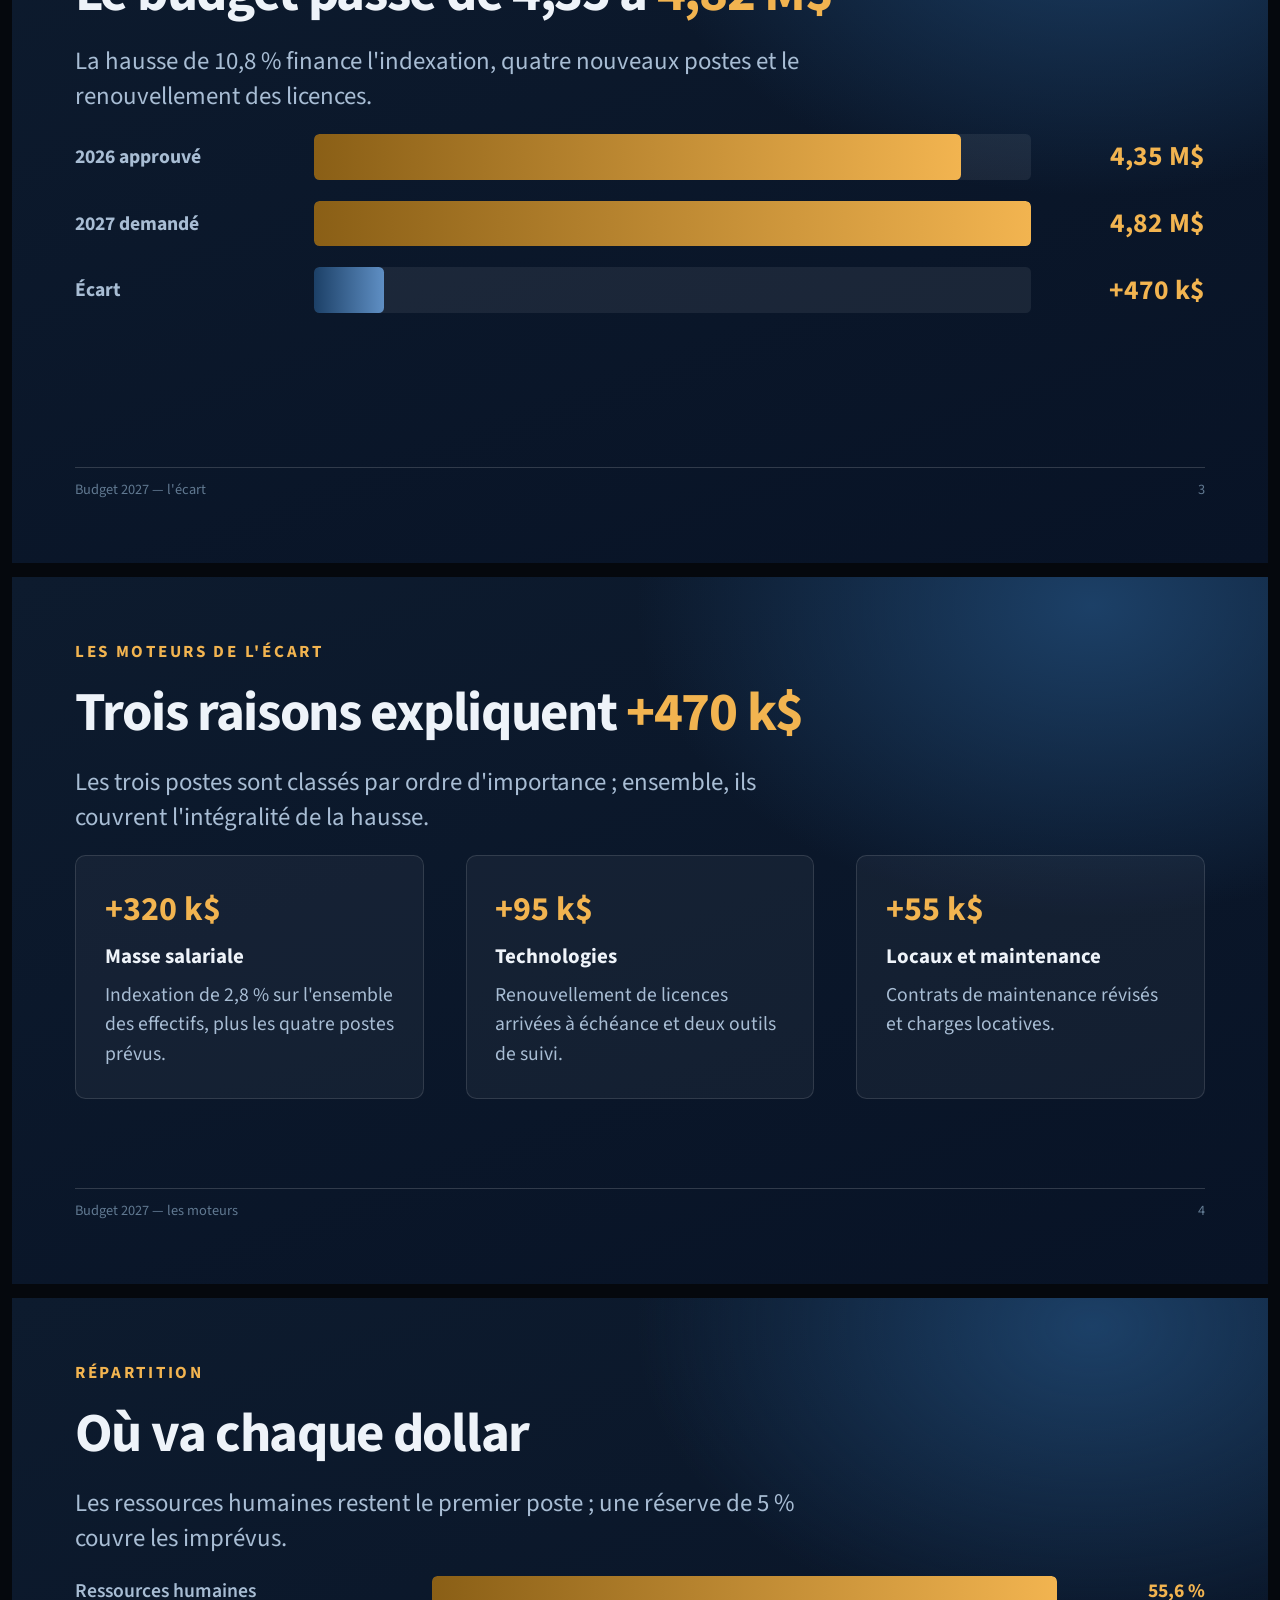
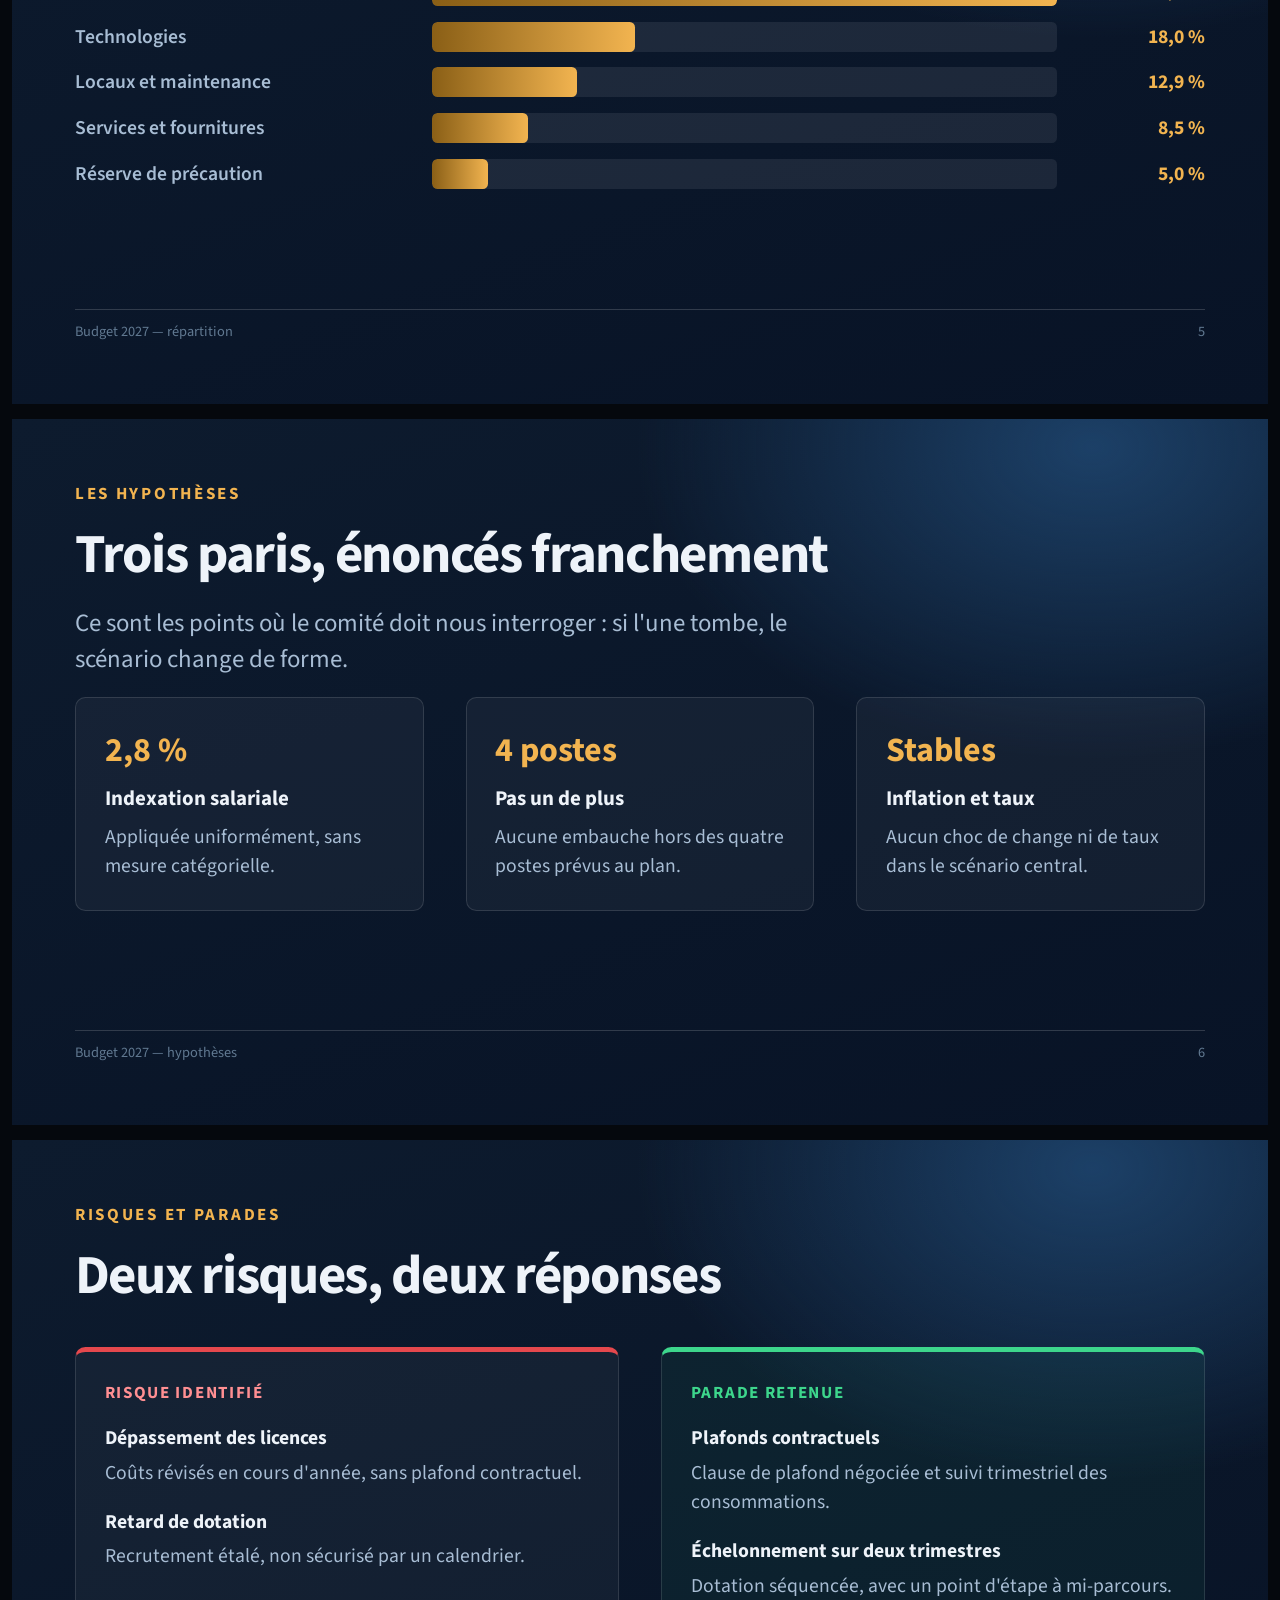
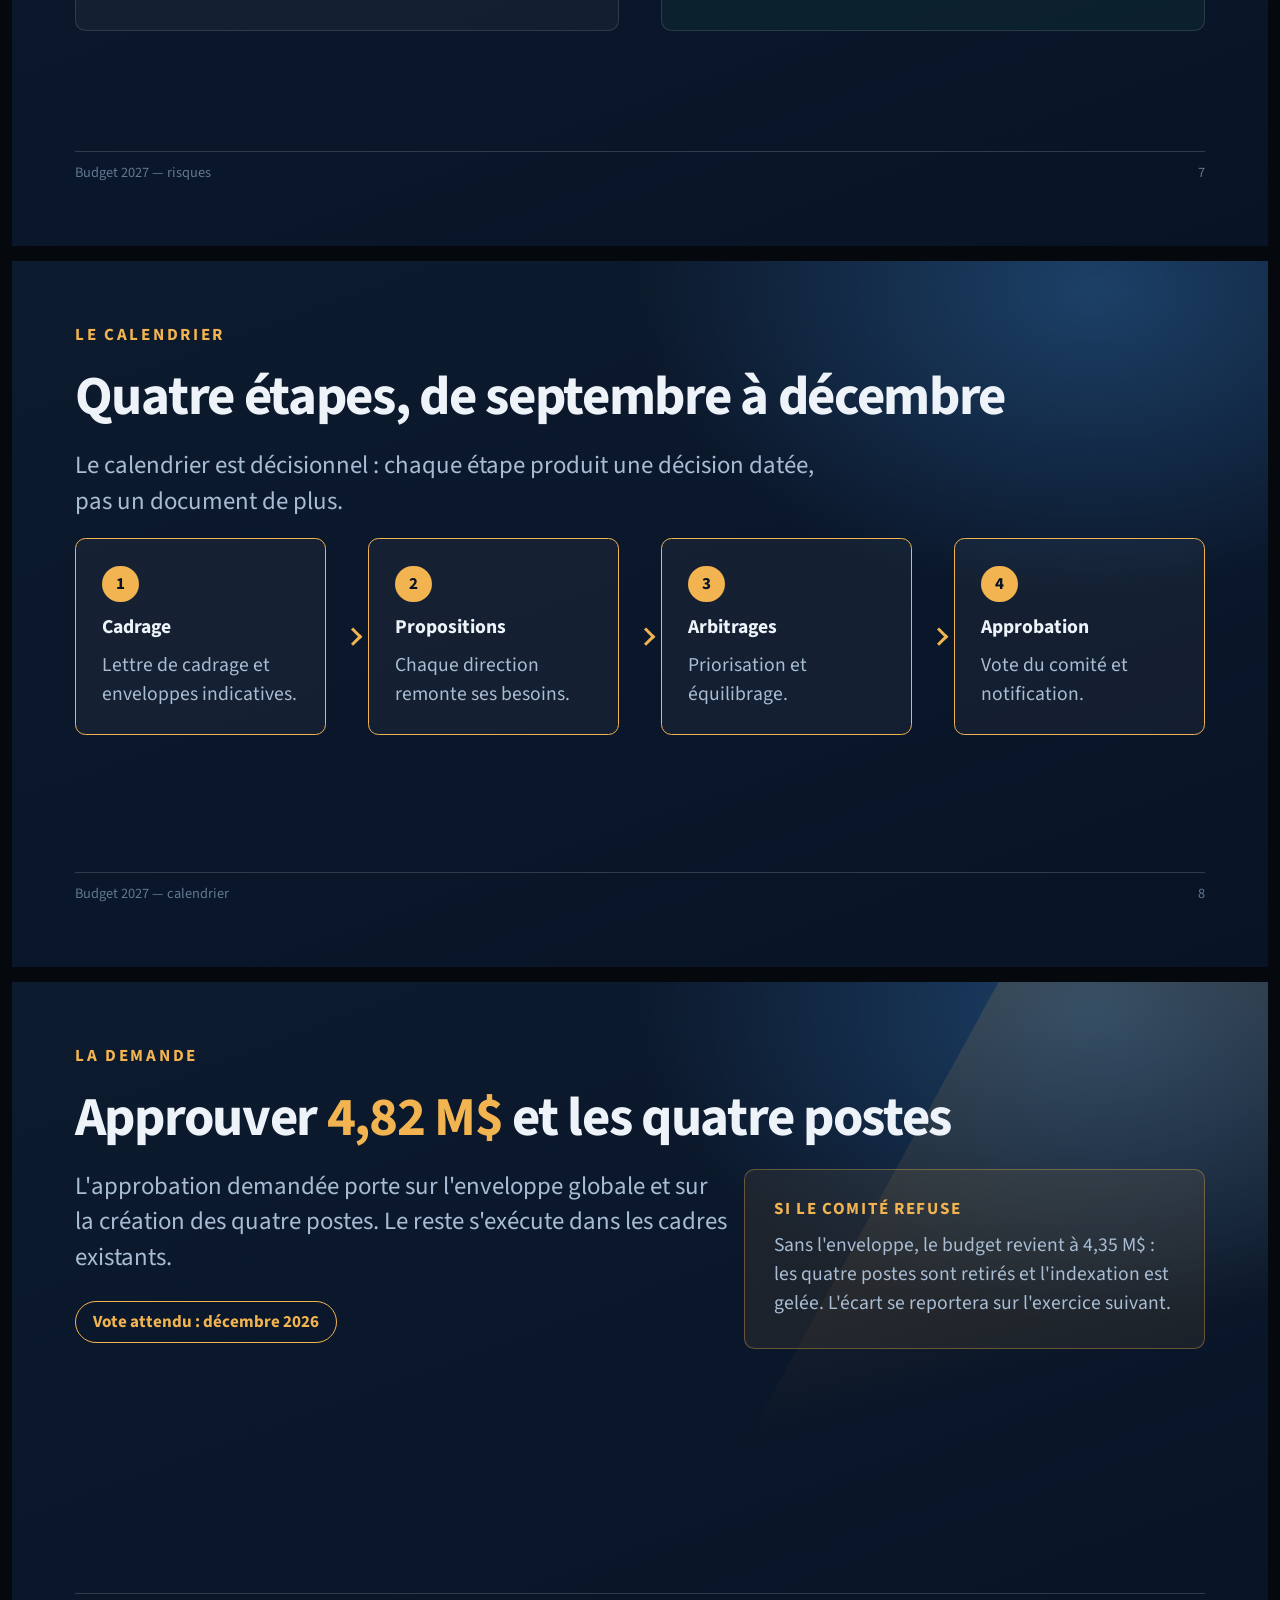
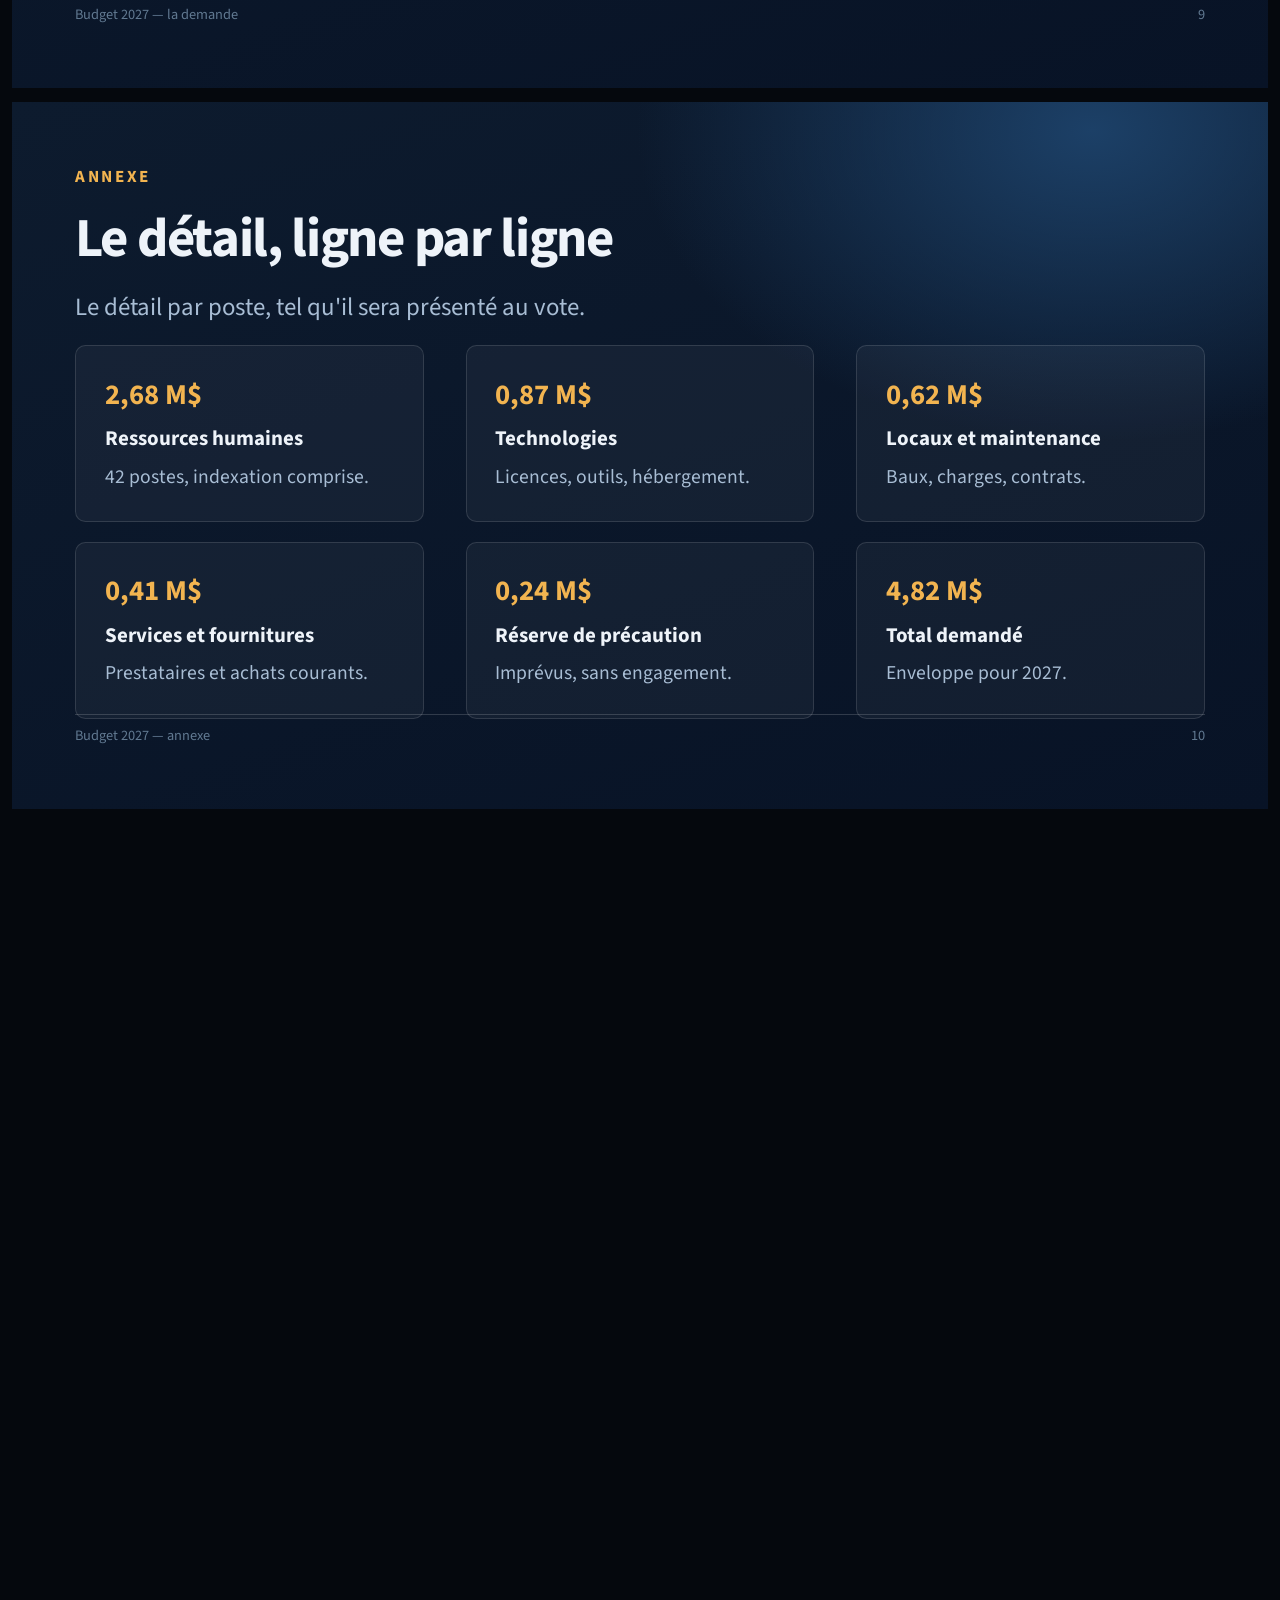
<file: deck.html>
<!DOCTYPE html><html lang="fr"><head><meta charset="utf-8">
<title>Budget 2027 — Encre + ambre doré</title>
<style>/* cyrillic-ext */
@font-face {
  font-family: 'Source Sans 3';
  font-style: normal;
  font-weight: 300;
  font-display: swap;
  src: url(fonts/font_10.woff2) format('woff2');
  unicode-range: U+0460-052F, U+1C80-1C8A, U+20B4, U+2DE0-2DFF, U+A640-A69F, U+FE2E-FE2F;
}
/* cyrillic */
@font-face {
  font-family: 'Source Sans 3';
  font-style: normal;
  font-weight: 300;
  font-display: swap;
  src: url(fonts/font_12.woff2) format('woff2');
  unicode-range: U+0301, U+0400-045F, U+0490-0491, U+04B0-04B1, U+2116;
}
/* greek-ext */
@font-face {
  font-family: 'Source Sans 3';
  font-style: normal;
  font-weight: 300;
  font-display: swap;
  src: url(fonts/font_11.woff2) format('woff2');
  unicode-range: U+1F00-1FFF;
}
/* greek */
@font-face {
  font-family: 'Source Sans 3';
  font-style: normal;
  font-weight: 300;
  font-display: swap;
  src: url(fonts/font_13.woff2) format('woff2');
  unicode-range: U+0370-0377, U+037A-037F, U+0384-038A, U+038C, U+038E-03A1, U+03A3-03FF;
}
/* vietnamese */
@font-face {
  font-family: 'Source Sans 3';
  font-style: normal;
  font-weight: 300;
  font-display: swap;
  src: url(fonts/font_08.woff2) format('woff2');
  unicode-range: U+0102-0103, U+0110-0111, U+0128-0129, U+0168-0169, U+01A0-01A1, U+01AF-01B0, U+0300-0301, U+0303-0304, U+0308-0309, U+0323, U+0329, U+1EA0-1EF9, U+20AB;
}
/* latin-ext */
@font-face {
  font-family: 'Source Sans 3';
  font-style: normal;
  font-weight: 300;
  font-display: swap;
  src: url(fonts/font_09.woff2) format('woff2');
  unicode-range: U+0100-02BA, U+02BD-02C5, U+02C7-02CC, U+02CE-02D7, U+02DD-02FF, U+0304, U+0308, U+0329, U+1D00-1DBF, U+1E00-1E9F, U+1EF2-1EFF, U+2020, U+20A0-20AB, U+20AD-20C4, U+2113, U+2C60-2C7F, U+A720-A7FF;
}
/* latin */
@font-face {
  font-family: 'Source Sans 3';
  font-style: normal;
  font-weight: 300;
  font-display: swap;
  src: url(fonts/font_07.woff2) format('woff2');
  unicode-range: U+0000-00FF, U+0131, U+0152-0153, U+02BB-02BC, U+02C6, U+02DA, U+02DC, U+0304, U+0308, U+0329, U+2000-206F, U+20AC, U+2122, U+2191, U+2193, U+2212, U+2215, U+FEFF, U+FFFD;
}
/* cyrillic-ext */
@font-face {
  font-family: 'Source Sans 3';
  font-style: normal;
  font-weight: 400;
  font-display: swap;
  src: url(fonts/font_10.woff2) format('woff2');
  unicode-range: U+0460-052F, U+1C80-1C8A, U+20B4, U+2DE0-2DFF, U+A640-A69F, U+FE2E-FE2F;
}
/* cyrillic */
@font-face {
  font-family: 'Source Sans 3';
  font-style: normal;
  font-weight: 400;
  font-display: swap;
  src: url(fonts/font_12.woff2) format('woff2');
  unicode-range: U+0301, U+0400-045F, U+0490-0491, U+04B0-04B1, U+2116;
}
/* greek-ext */
@font-face {
  font-family: 'Source Sans 3';
  font-style: normal;
  font-weight: 400;
  font-display: swap;
  src: url(fonts/font_11.woff2) format('woff2');
  unicode-range: U+1F00-1FFF;
}
/* greek */
@font-face {
  font-family: 'Source Sans 3';
  font-style: normal;
  font-weight: 400;
  font-display: swap;
  src: url(fonts/font_13.woff2) format('woff2');
  unicode-range: U+0370-0377, U+037A-037F, U+0384-038A, U+038C, U+038E-03A1, U+03A3-03FF;
}
/* vietnamese */
@font-face {
  font-family: 'Source Sans 3';
  font-style: normal;
  font-weight: 400;
  font-display: swap;
  src: url(fonts/font_08.woff2) format('woff2');
  unicode-range: U+0102-0103, U+0110-0111, U+0128-0129, U+0168-0169, U+01A0-01A1, U+01AF-01B0, U+0300-0301, U+0303-0304, U+0308-0309, U+0323, U+0329, U+1EA0-1EF9, U+20AB;
}
/* latin-ext */
@font-face {
  font-family: 'Source Sans 3';
  font-style: normal;
  font-weight: 400;
  font-display: swap;
  src: url(fonts/font_09.woff2) format('woff2');
  unicode-range: U+0100-02BA, U+02BD-02C5, U+02C7-02CC, U+02CE-02D7, U+02DD-02FF, U+0304, U+0308, U+0329, U+1D00-1DBF, U+1E00-1E9F, U+1EF2-1EFF, U+2020, U+20A0-20AB, U+20AD-20C4, U+2113, U+2C60-2C7F, U+A720-A7FF;
}
/* latin */
@font-face {
  font-family: 'Source Sans 3';
  font-style: normal;
  font-weight: 400;
  font-display: swap;
  src: url(fonts/font_07.woff2) format('woff2');
  unicode-range: U+0000-00FF, U+0131, U+0152-0153, U+02BB-02BC, U+02C6, U+02DA, U+02DC, U+0304, U+0308, U+0329, U+2000-206F, U+20AC, U+2122, U+2191, U+2193, U+2212, U+2215, U+FEFF, U+FFFD;
}
/* cyrillic-ext */
@font-face {
  font-family: 'Source Sans 3';
  font-style: normal;
  font-weight: 600;
  font-display: swap;
  src: url(fonts/font_10.woff2) format('woff2');
  unicode-range: U+0460-052F, U+1C80-1C8A, U+20B4, U+2DE0-2DFF, U+A640-A69F, U+FE2E-FE2F;
}
/* cyrillic */
@font-face {
  font-family: 'Source Sans 3';
  font-style: normal;
  font-weight: 600;
  font-display: swap;
  src: url(fonts/font_12.woff2) format('woff2');
  unicode-range: U+0301, U+0400-045F, U+0490-0491, U+04B0-04B1, U+2116;
}
/* greek-ext */
@font-face {
  font-family: 'Source Sans 3';
  font-style: normal;
  font-weight: 600;
  font-display: swap;
  src: url(fonts/font_11.woff2) format('woff2');
  unicode-range: U+1F00-1FFF;
}
/* greek */
@font-face {
  font-family: 'Source Sans 3';
  font-style: normal;
  font-weight: 600;
  font-display: swap;
  src: url(fonts/font_13.woff2) format('woff2');
  unicode-range: U+0370-0377, U+037A-037F, U+0384-038A, U+038C, U+038E-03A1, U+03A3-03FF;
}
/* vietnamese */
@font-face {
  font-family: 'Source Sans 3';
  font-style: normal;
  font-weight: 600;
  font-display: swap;
  src: url(fonts/font_08.woff2) format('woff2');
  unicode-range: U+0102-0103, U+0110-0111, U+0128-0129, U+0168-0169, U+01A0-01A1, U+01AF-01B0, U+0300-0301, U+0303-0304, U+0308-0309, U+0323, U+0329, U+1EA0-1EF9, U+20AB;
}
/* latin-ext */
@font-face {
  font-family: 'Source Sans 3';
  font-style: normal;
  font-weight: 600;
  font-display: swap;
  src: url(fonts/font_09.woff2) format('woff2');
  unicode-range: U+0100-02BA, U+02BD-02C5, U+02C7-02CC, U+02CE-02D7, U+02DD-02FF, U+0304, U+0308, U+0329, U+1D00-1DBF, U+1E00-1E9F, U+1EF2-1EFF, U+2020, U+20A0-20AB, U+20AD-20C4, U+2113, U+2C60-2C7F, U+A720-A7FF;
}
/* latin */
@font-face {
  font-family: 'Source Sans 3';
  font-style: normal;
  font-weight: 600;
  font-display: swap;
  src: url(fonts/font_07.woff2) format('woff2');
  unicode-range: U+0000-00FF, U+0131, U+0152-0153, U+02BB-02BC, U+02C6, U+02DA, U+02DC, U+0304, U+0308, U+0329, U+2000-206F, U+20AC, U+2122, U+2191, U+2193, U+2212, U+2215, U+FEFF, U+FFFD;
}
/* cyrillic-ext */
@font-face {
  font-family: 'Source Sans 3';
  font-style: normal;
  font-weight: 700;
  font-display: swap;
  src: url(fonts/font_10.woff2) format('woff2');
  unicode-range: U+0460-052F, U+1C80-1C8A, U+20B4, U+2DE0-2DFF, U+A640-A69F, U+FE2E-FE2F;
}
/* cyrillic */
@font-face {
  font-family: 'Source Sans 3';
  font-style: normal;
  font-weight: 700;
  font-display: swap;
  src: url(fonts/font_12.woff2) format('woff2');
  unicode-range: U+0301, U+0400-045F, U+0490-0491, U+04B0-04B1, U+2116;
}
/* greek-ext */
@font-face {
  font-family: 'Source Sans 3';
  font-style: normal;
  font-weight: 700;
  font-display: swap;
  src: url(fonts/font_11.woff2) format('woff2');
  unicode-range: U+1F00-1FFF;
}
/* greek */
@font-face {
  font-family: 'Source Sans 3';
  font-style: normal;
  font-weight: 700;
  font-display: swap;
  src: url(fonts/font_13.woff2) format('woff2');
  unicode-range: U+0370-0377, U+037A-037F, U+0384-038A, U+038C, U+038E-03A1, U+03A3-03FF;
}
/* vietnamese */
@font-face {
  font-family: 'Source Sans 3';
  font-style: normal;
  font-weight: 700;
  font-display: swap;
  src: url(fonts/font_08.woff2) format('woff2');
  unicode-range: U+0102-0103, U+0110-0111, U+0128-0129, U+0168-0169, U+01A0-01A1, U+01AF-01B0, U+0300-0301, U+0303-0304, U+0308-0309, U+0323, U+0329, U+1EA0-1EF9, U+20AB;
}
/* latin-ext */
@font-face {
  font-family: 'Source Sans 3';
  font-style: normal;
  font-weight: 700;
  font-display: swap;
  src: url(fonts/font_09.woff2) format('woff2');
  unicode-range: U+0100-02BA, U+02BD-02C5, U+02C7-02CC, U+02CE-02D7, U+02DD-02FF, U+0304, U+0308, U+0329, U+1D00-1DBF, U+1E00-1E9F, U+1EF2-1EFF, U+2020, U+20A0-20AB, U+20AD-20C4, U+2113, U+2C60-2C7F, U+A720-A7FF;
}
/* latin */
@font-face {
  font-family: 'Source Sans 3';
  font-style: normal;
  font-weight: 700;
  font-display: swap;
  src: url(fonts/font_07.woff2) format('woff2');
  unicode-range: U+0000-00FF, U+0131, U+0152-0153, U+02BB-02BC, U+02C6, U+02DA, U+02DC, U+0304, U+0308, U+0329, U+2000-206F, U+20AC, U+2122, U+2191, U+2193, U+2212, U+2215, U+FEFF, U+FFFD;
}
/* cyrillic-ext */
@font-face {
  font-family: 'Source Code Pro';
  font-style: normal;
  font-weight: 400;
  font-display: swap;
  src: url(fonts/font_01.woff2) format('woff2');
  unicode-range: U+0460-052F, U+1C80-1C8A, U+20B4, U+2DE0-2DFF, U+A640-A69F, U+FE2E-FE2F;
}
/* cyrillic */
@font-face {
  font-family: 'Source Code Pro';
  font-style: normal;
  font-weight: 400;
  font-display: swap;
  src: url(fonts/font_04.woff2) format('woff2');
  unicode-range: U+0301, U+0400-045F, U+0490-0491, U+04B0-04B1, U+2116;
}
/* greek-ext */
@font-face {
  font-family: 'Source Code Pro';
  font-style: normal;
  font-weight: 400;
  font-display: swap;
  src: url(fonts/font_02.woff2) format('woff2');
  unicode-range: U+1F00-1FFF;
}
/* greek */
@font-face {
  font-family: 'Source Code Pro';
  font-style: normal;
  font-weight: 400;
  font-display: swap;
  src: url(fonts/font_06.woff2) format('woff2');
  unicode-range: U+0370-0377, U+037A-037F, U+0384-038A, U+038C, U+038E-03A1, U+03A3-03FF;
}
/* vietnamese */
@font-face {
  font-family: 'Source Code Pro';
  font-style: normal;
  font-weight: 400;
  font-display: swap;
  src: url(fonts/font_03.woff2) format('woff2');
  unicode-range: U+0102-0103, U+0110-0111, U+0128-0129, U+0168-0169, U+01A0-01A1, U+01AF-01B0, U+0300-0301, U+0303-0304, U+0308-0309, U+0323, U+0329, U+1EA0-1EF9, U+20AB;
}
/* latin-ext */
@font-face {
  font-family: 'Source Code Pro';
  font-style: normal;
  font-weight: 400;
  font-display: swap;
  src: url(fonts/font_00.woff2) format('woff2');
  unicode-range: U+0100-02BA, U+02BD-02C5, U+02C7-02CC, U+02CE-02D7, U+02DD-02FF, U+0304, U+0308, U+0329, U+1D00-1DBF, U+1E00-1E9F, U+1EF2-1EFF, U+2020, U+20A0-20AB, U+20AD-20C4, U+2113, U+2C60-2C7F, U+A720-A7FF;
}
/* latin */
@font-face {
  font-family: 'Source Code Pro';
  font-style: normal;
  font-weight: 400;
  font-display: swap;
  src: url(fonts/font_05.woff2) format('woff2');
  unicode-range: U+0000-00FF, U+0131, U+0152-0153, U+02BB-02BC, U+02C6, U+02DA, U+02DC, U+0304, U+0308, U+0329, U+2000-206F, U+20AC, U+2122, U+2191, U+2193, U+2212, U+2215, U+FEFF, U+FFFD;
}
/* cyrillic-ext */
@font-face {
  font-family: 'Source Code Pro';
  font-style: normal;
  font-weight: 700;
  font-display: swap;
  src: url(fonts/font_01.woff2) format('woff2');
  unicode-range: U+0460-052F, U+1C80-1C8A, U+20B4, U+2DE0-2DFF, U+A640-A69F, U+FE2E-FE2F;
}
/* cyrillic */
@font-face {
  font-family: 'Source Code Pro';
  font-style: normal;
  font-weight: 700;
  font-display: swap;
  src: url(fonts/font_04.woff2) format('woff2');
  unicode-range: U+0301, U+0400-045F, U+0490-0491, U+04B0-04B1, U+2116;
}
/* greek-ext */
@font-face {
  font-family: 'Source Code Pro';
  font-style: normal;
  font-weight: 700;
  font-display: swap;
  src: url(fonts/font_02.woff2) format('woff2');
  unicode-range: U+1F00-1FFF;
}
/* greek */
@font-face {
  font-family: 'Source Code Pro';
  font-style: normal;
  font-weight: 700;
  font-display: swap;
  src: url(fonts/font_06.woff2) format('woff2');
  unicode-range: U+0370-0377, U+037A-037F, U+0384-038A, U+038C, U+038E-03A1, U+03A3-03FF;
}
/* vietnamese */
@font-face {
  font-family: 'Source Code Pro';
  font-style: normal;
  font-weight: 700;
  font-display: swap;
  src: url(fonts/font_03.woff2) format('woff2');
  unicode-range: U+0102-0103, U+0110-0111, U+0128-0129, U+0168-0169, U+01A0-01A1, U+01AF-01B0, U+0300-0301, U+0303-0304, U+0308-0309, U+0323, U+0329, U+1EA0-1EF9, U+20AB;
}
/* latin-ext */
@font-face {
  font-family: 'Source Code Pro';
  font-style: normal;
  font-weight: 700;
  font-display: swap;
  src: url(fonts/font_00.woff2) format('woff2');
  unicode-range: U+0100-02BA, U+02BD-02C5, U+02C7-02CC, U+02CE-02D7, U+02DD-02FF, U+0304, U+0308, U+0329, U+1D00-1DBF, U+1E00-1E9F, U+1EF2-1EFF, U+2020, U+20A0-20AB, U+20AD-20C4, U+2113, U+2C60-2C7F, U+A720-A7FF;
}
/* latin */
@font-face {
  font-family: 'Source Code Pro';
  font-style: normal;
  font-weight: 700;
  font-display: swap;
  src: url(fonts/font_05.woff2) format('woff2');
  unicode-range: U+0000-00FF, U+0131, U+0152-0153, U+02BB-02BC, U+02C6, U+02DA, U+02DC, U+0304, U+0308, U+0329, U+2000-206F, U+20AC, U+2122, U+2191, U+2193, U+2212, U+2215, U+FEFF, U+FFFD;
}
</style><style>
:root{--acc:#f2b450; --acc2:#c98b2c; --clair:#eef3f9; --sec:#a8bdd4; --pied:#617991;
      --bord:rgba(255,255,255,.12); --m:96px;
      --rouge:#e5484d; --vert:#3dd68c}
*{box-sizing:border-box;margin:0;padding:0}
body{background:#05080d;display:flex;flex-direction:column;align-items:center;gap:22px;padding:22px 0;
  -webkit-font-smoothing:antialiased}
.slide{width:1920px;height:1080px;position:relative;overflow:hidden;display:grid;
  grid-template-columns:repeat(12,1fr);grid-template-rows:auto auto auto auto;
  column-gap:26px;row-gap:30px;padding:var(--m);align-content:start;
  background:radial-gradient(1200px 820px at 86% 4%,#1c4067 0%,rgba(28,64,103,0) 58%),
             linear-gradient(160deg,#0d1b2e,#081326);
  color:var(--clair);font-family:'Source Sans 3','Liberation Sans',sans-serif}
.slide.rows5{grid-template-rows:auto auto auto auto auto}
.zone{position:absolute;inset:0;z-index:0;pointer-events:none}
.slide>*:not(.zone){z-index:1}
.diag{position:absolute;right:-170px;top:-130px;width:960px;height:960px;
  background:linear-gradient(160deg,rgba(242,180,80,.20),rgba(242,180,80,0) 70%);
  clip-path:polygon(42% 0,100% 0,100% 100%,0 100%);transform:rotate(6deg)}

.kicker{grid-column:1/9;grid-row:1;font-size:26px;font-weight:700;letter-spacing:.16em;
  text-transform:uppercase;color:var(--acc)}
.h1{grid-column:1/12;grid-row:2;font-size:150px;font-weight:700;line-height:1.14;letter-spacing:-4px}
.h1 em{font-style:normal;color:var(--acc)}
.h1p{font-size:84px;line-height:1.12;letter-spacing:-2px}
.sub{grid-column:1/9;grid-row:3;font-size:38px;line-height:1.42;color:var(--sec)}
.leg{font-size:30px;line-height:1.5;color:var(--sec)}
.regle{position:absolute;left:96px;top:332px;width:260px;height:6px;background:var(--acc)}
.bas{position:absolute;left:var(--m);right:var(--m);bottom:var(--m);display:flex;
  justify-content:space-between;font-size:22px;color:var(--pied);
  border-top:1px solid rgba(255,255,255,.16);padding-top:16px}
.chip{grid-column:1/9;grid-row:1;display:inline-flex;align-items:center;gap:14px;
  justify-self:start;border:1px solid var(--acc);border-radius:999px;padding:12px 26px;
  font-size:26px;font-weight:700;color:var(--acc)}
.chiffre{grid-column:1/6;grid-row:4;font-size:150px;font-weight:700;line-height:1;
  letter-spacing:-5px;color:var(--acc);font-variant-numeric:tabular-nums}

.cartes{grid-column:1/-1;grid-row:4;display:grid;grid-template-columns:repeat(3,1fr);column-gap:64px}
.cartes.deux{grid-template-columns:1fr 1fr}
.carte{background:rgba(255,255,255,.045);border:1px solid var(--bord);border-radius:16px;
  padding:44px;display:flex;flex-direction:column;gap:16px}
.carte .val{font-size:52px;font-weight:700;color:var(--acc);font-variant-numeric:tabular-nums}
.carte .lab{font-size:32px;font-weight:700;line-height:1.25}
.carte .corps{font-size:30px;line-height:1.5;color:var(--sec)}

/* barres comparées */
.barres{display:flex;flex-direction:column;gap:32px;background:none;border:0;padding:0}
.barre{display:grid;grid-template-columns:340px 1fr 240px;align-items:center;gap:26px}
.barre .an{font-size:30px;font-weight:700;color:var(--sec)}
.barre .piste{height:70px;background:rgba(255,255,255,.07);border-radius:8px;overflow:hidden}
.barre .piste i{display:block;height:100%;border-radius:8px;
  background:linear-gradient(90deg,#8a5f16,var(--acc))}
.barre .v{font-size:42px;font-weight:700;text-align:right;color:var(--acc);
  font-variant-numeric:tabular-nums}
.barre.ecart .piste i{background:linear-gradient(90deg,#1c4067,#5f8fc4)}

/* répartition */
.rep{display:flex;flex-direction:column;gap:24px;background:none;border:0;padding:0}
.ligne{display:grid;grid-template-columns:520px 1fr 200px;align-items:center;gap:26px;font-size:30px}
.ligne .nom{color:var(--sec);font-weight:600}
.ligne .jauge{height:46px;background:rgba(255,255,255,.08);border-radius:8px;overflow:hidden}
.ligne .jauge i{display:block;height:100%;border-radius:8px;
  background:linear-gradient(90deg,#8a5f16,var(--acc))}
.ligne .pc{text-align:right;font-weight:700;color:var(--acc);font-variant-numeric:tabular-nums}

/* avant / après */
.panneau{background:rgba(255,255,255,.04);border:1px solid var(--bord);border-radius:16px;
  padding:44px;display:flex;flex-direction:column;gap:30px}
.panneau.avant{border-top:8px solid var(--rouge)}
.panneau.apres{border-top:8px solid var(--vert);background:rgba(61,214,140,.06)}
.panneau .entete{font-size:26px;font-weight:700;letter-spacing:.1em;text-transform:uppercase;
  display:flex;align-items:center;gap:14px}
.panneau.avant .entete{color:#ff8f92}
.panneau.apres .entete{color:var(--vert)}
.bloc{display:flex;flex-direction:column;gap:10px}
.bloc .t{font-size:30px;font-weight:700}
.bloc .d{font-size:30px;line-height:1.5;color:var(--sec)}

/* flux */
.flux{grid-template-columns:repeat(4,1fr)}
.etape{background:rgba(255,255,255,.04);border:2px solid var(--acc);border-radius:16px;
  padding:40px;display:flex;flex-direction:column;gap:16px;position:relative}
.etape .num{width:56px;height:56px;border-radius:50%;background:var(--acc);color:#081326;
  font-size:26px;font-weight:700;display:flex;align-items:center;justify-content:center}
.etape .lab{font-size:30px;font-weight:700}
.etape .corps{font-size:30px;line-height:1.45;color:var(--sec)}
.etape:not(:last-child)::after{content:'';position:absolute;top:50%;right:0;width:16px;height:16px;
  border-top:5px solid var(--acc);border-right:5px solid var(--acc);
  transform:translate(calc(100% + var(--gaparrow,32px)),-50%) rotate(45deg)}
</style></head><body>
<div class="slide">
  <div class="zone"><div class="diag"></div><div class="regle"></div></div>
  <div class="kicker">Présentation au comité de direction</div>
  <div class="h1">Budget <em>2027</em></div>
  <div class="sub">Enveloppe demandée, écarts et priorités<br>
    <span class="leg">Maquette — chiffres illustratifs, non réels.</span></div>
  <div class="cartes deux " style="grid-row:4;">
<div class="carte"><div class="val">4,82 M$</div><div class="lab">Total demandé</div></div>
<div class="carte"><div class="val">+10,8 %</div><div class="lab">Sur 2026</div></div>
</div>
  <div class="bas"><span>Budget 2027 — couverture</span><span>1</span></div>
</div><div class="slide">
  <div class="zone"></div>
  <div class="chip">Décision demandée</div>
  <div class="h1 h1p">Approuver une enveloppe de <em>4,82 M$</em></div>
  <div class="sub">Pour l'exercice 2027, en hausse de 10,8 % sur 2026. La décision porte sur
    l'enveloppe et sur les quatre postes prévus ; le détail est en annexe.</div>
  <div class="chiffre">4,82&nbsp;M$</div>
  <div class="cartes deux " style="grid-row:4;grid-column:6/-1;align-content:center">
<div class="carte"><div class="val">+470 k$</div><div class="lab">Écart sur 2026</div></div>
<div class="carte"><div class="val">+10,8 %</div><div class="lab">Variation</div></div>
</div>
  <div class="bas"><span>Budget 2027 — la décision</span><span>2</span></div>
</div><div class="slide">
  <div class="zone"></div>
  <div class="kicker">L'écart</div>
  <div class="h1 h1p">Le budget passe de 4,35 à <em>4,82 M$</em></div>
  <div class="sub">La hausse de 10,8 % finance l'indexation, quatre nouveaux postes et le
    renouvellement des licences.</div>
  <div class="carte barres" style="grid-column:1/-1;grid-row:4">
    <div class="barre"><div class="an">2026 approuvé</div><div class="piste"><i style="width:90.2%"></i></div><div class="v">4,35&nbsp;M$</div></div>
    <div class="barre"><div class="an">2027 demandé</div><div class="piste"><i style="width:100%"></i></div><div class="v">4,82&nbsp;M$</div></div>
    <div class="barre ecart"><div class="an">Écart</div><div class="piste"><i style="width:9.8%"></i></div><div class="v">+470&nbsp;k$</div></div>
  </div>
  <div class="bas"><span>Budget 2027 — l'écart</span><span>3</span></div>
</div><div class="slide">
  <div class="zone"></div>
  <div class="kicker">Les moteurs de l'écart</div>
  <div class="h1 h1p">Trois raisons expliquent <em>+470 k$</em></div>
  <div class="sub">Les trois postes sont classés par ordre d'importance ; ensemble, ils couvrent
    l'intégralité de la hausse.</div>
  <div class="cartes " style="grid-row:4;">
<div class="carte"><div class="val">+320 k$</div><div class="lab">Masse salariale</div><div class="corps">Indexation de 2,8 % sur l'ensemble des effectifs, plus les quatre postes prévus.</div></div>
<div class="carte"><div class="val">+95 k$</div><div class="lab">Technologies</div><div class="corps">Renouvellement de licences arrivées à échéance et deux outils de suivi.</div></div>
<div class="carte"><div class="val">+55 k$</div><div class="lab">Locaux et maintenance</div><div class="corps">Contrats de maintenance révisés et charges locatives.</div></div>
</div>
  <div class="bas"><span>Budget 2027 — les moteurs</span><span>4</span></div>
</div><div class="slide">
  <div class="zone"></div>
  <div class="kicker">Répartition</div>
  <div class="h1 h1p">Où va chaque dollar</div>
  <div class="sub">Les ressources humaines restent le premier poste ; une réserve de 5 % couvre les imprévus.</div>
  <div class="carte rep" style="grid-column:1/-1;grid-row:4">
<div class="ligne"><div class="nom">Ressources humaines</div><div class="jauge"><i style="width:100%"></i></div><div class="pc">55,6&nbsp;%</div></div>
<div class="ligne"><div class="nom">Technologies</div><div class="jauge"><i style="width:32.4%"></i></div><div class="pc">18,0&nbsp;%</div></div>
<div class="ligne"><div class="nom">Locaux et maintenance</div><div class="jauge"><i style="width:23.2%"></i></div><div class="pc">12,9&nbsp;%</div></div>
<div class="ligne"><div class="nom">Services et fournitures</div><div class="jauge"><i style="width:15.3%"></i></div><div class="pc">8,5&nbsp;%</div></div>
<div class="ligne"><div class="nom">Réserve de précaution</div><div class="jauge"><i style="width:9.0%"></i></div><div class="pc">5,0&nbsp;%</div></div>
  </div>
  <div class="bas"><span>Budget 2027 — répartition</span><span>5</span></div>
</div><div class="slide">
  <div class="zone"></div>
  <div class="kicker">Les hypothèses</div>
  <div class="h1 h1p">Trois paris, énoncés franchement</div>
  <div class="sub">Ce sont les points où le comité doit nous interroger : si l'une tombe, le
    scénario change de forme.</div>
  <div class="cartes " style="grid-row:4;">
<div class="carte"><div class="val">2,8 %</div><div class="lab">Indexation salariale</div><div class="corps">Appliquée uniformément, sans mesure catégorielle.</div></div>
<div class="carte"><div class="val">4 postes</div><div class="lab">Pas un de plus</div><div class="corps">Aucune embauche hors des quatre postes prévus au plan.</div></div>
<div class="carte"><div class="val">Stables</div><div class="lab">Inflation et taux</div><div class="corps">Aucun choc de change ni de taux dans le scénario central.</div></div>
</div>
  <div class="bas"><span>Budget 2027 — hypothèses</span><span>6</span></div>
</div><div class="slide">
  <div class="zone"></div>
  <div class="kicker">Risques et parades</div>
  <div class="h1 h1p">Deux risques, deux réponses</div>
  <div class="cartes deux" style="grid-row:4">
    <div class="panneau avant"><div class="entete">Risque identifié</div>
<div class="bloc"><div class="t">Dépassement des licences</div><div class="d">Coûts révisés en cours d'année, sans plafond contractuel.</div></div>
<div class="bloc"><div class="t">Retard de dotation</div><div class="d">Recrutement étalé, non sécurisé par un calendrier.</div></div>
</div>
    <div class="panneau apres"><div class="entete">Parade retenue</div>
<div class="bloc"><div class="t">Plafonds contractuels</div><div class="d">Clause de plafond négociée et suivi trimestriel des consommations.</div></div>
<div class="bloc"><div class="t">Échelonnement sur deux trimestres</div><div class="d">Dotation séquencée, avec un point d'étape à mi-parcours.</div></div>
</div>
  </div>
  <div class="bas"><span>Budget 2027 — risques</span><span>7</span></div>
</div><div class="slide">
  <div class="zone"></div>
  <div class="kicker">Le calendrier</div>
  <div class="h1 h1p">Quatre étapes, de septembre à décembre</div>
  <div class="sub">Le calendrier est décisionnel : chaque étape produit une décision datée, pas un document de plus.</div>
  <div class="cartes flux" style="grid-row:4">
<div class="etape"><div class="num">1</div><div class="lab">Cadrage</div><div class="corps">Lettre de cadrage et enveloppes indicatives.</div></div>
<div class="etape"><div class="num">2</div><div class="lab">Propositions</div><div class="corps">Chaque direction remonte ses besoins.</div></div>
<div class="etape"><div class="num">3</div><div class="lab">Arbitrages</div><div class="corps">Priorisation et équilibrage.</div></div>
<div class="etape"><div class="num">4</div><div class="lab">Approbation</div><div class="corps">Vote du comité et notification.</div></div>
  </div>
  <div class="bas"><span>Budget 2027 — calendrier</span><span>8</span></div>
</div><div class="slide">
  <div class="zone"><div class="diag"></div></div>
  <div class="kicker">La demande</div>
  <div class="h1 h1p">Approuver <em>4,82 M$</em> et les quatre postes</div>
  <div class="sub" style="grid-column:1/8">L'approbation demandée porte sur l'enveloppe globale et sur la
    création des quatre postes. Le reste s'exécute dans les cadres existants.</div>
  <div class="chip" style="grid-column:1/8;grid-row:4;align-self:start">Vote attendu : décembre 2026</div>
  <div class="carte" style="grid-column:8/-1;grid-row:3/5;align-self:start;background:rgba(242,180,80,.08);
       border-color:rgba(242,180,80,.35)">
    <div class="lab" style="color:var(--acc);text-transform:uppercase;letter-spacing:.1em;font-size:26px">Si le comité refuse</div>
    <div class="corps">Sans l'enveloppe, le budget revient à 4,35 M$ : les quatre postes sont retirés
      et l'indexation est gelée. L'écart se reportera sur l'exercice suivant.</div>
  </div>
  <div class="bas"><span>Budget 2027 — la demande</span><span>9</span></div>
</div><div class="slide rows5">
  <div class="zone"></div>
  <div class="kicker">Annexe</div>
  <div class="h1 h1p">Le détail, ligne par ligne</div>
  <div class="sub">Le détail par poste, tel qu'il sera présenté au vote.</div>
  <div class="cartes " style="grid-row:4;">
<div class="carte"><div class="val" style="font-size:44px">2,68 M$</div><div class="lab">Ressources humaines</div><div class="corps">42 postes, indexation comprise.</div></div>
<div class="carte"><div class="val" style="font-size:44px">0,87 M$</div><div class="lab">Technologies</div><div class="corps">Licences, outils, hébergement.</div></div>
<div class="carte"><div class="val" style="font-size:44px">0,62 M$</div><div class="lab">Locaux et maintenance</div><div class="corps">Baux, charges, contrats.</div></div>
</div>
  <div class="cartes " style="grid-row:5;">
<div class="carte"><div class="val" style="font-size:44px">0,41 M$</div><div class="lab">Services et fournitures</div><div class="corps">Prestataires et achats courants.</div></div>
<div class="carte"><div class="val" style="font-size:44px">0,24 M$</div><div class="lab">Réserve de précaution</div><div class="corps">Imprévus, sans engagement.</div></div>
<div class="carte"><div class="val" style="font-size:44px">4,82 M$</div><div class="lab">Total demandé</div><div class="corps">Enveloppe pour 2027.</div></div>
</div>
  <div class="bas"><span>Budget 2027 — annexe</span><span>10</span></div>
</div>
<script>
(function fit(){ if (window.innerWidth < 1900) document.body.style.zoom = (window.innerWidth - 24) / 1920; })();
window.addEventListener('resize', function(){ document.body.style.zoom = window.innerWidth < 1900 ? (window.innerWidth - 24) / 1920 : 1; });
</script>
</body></html>
</file>
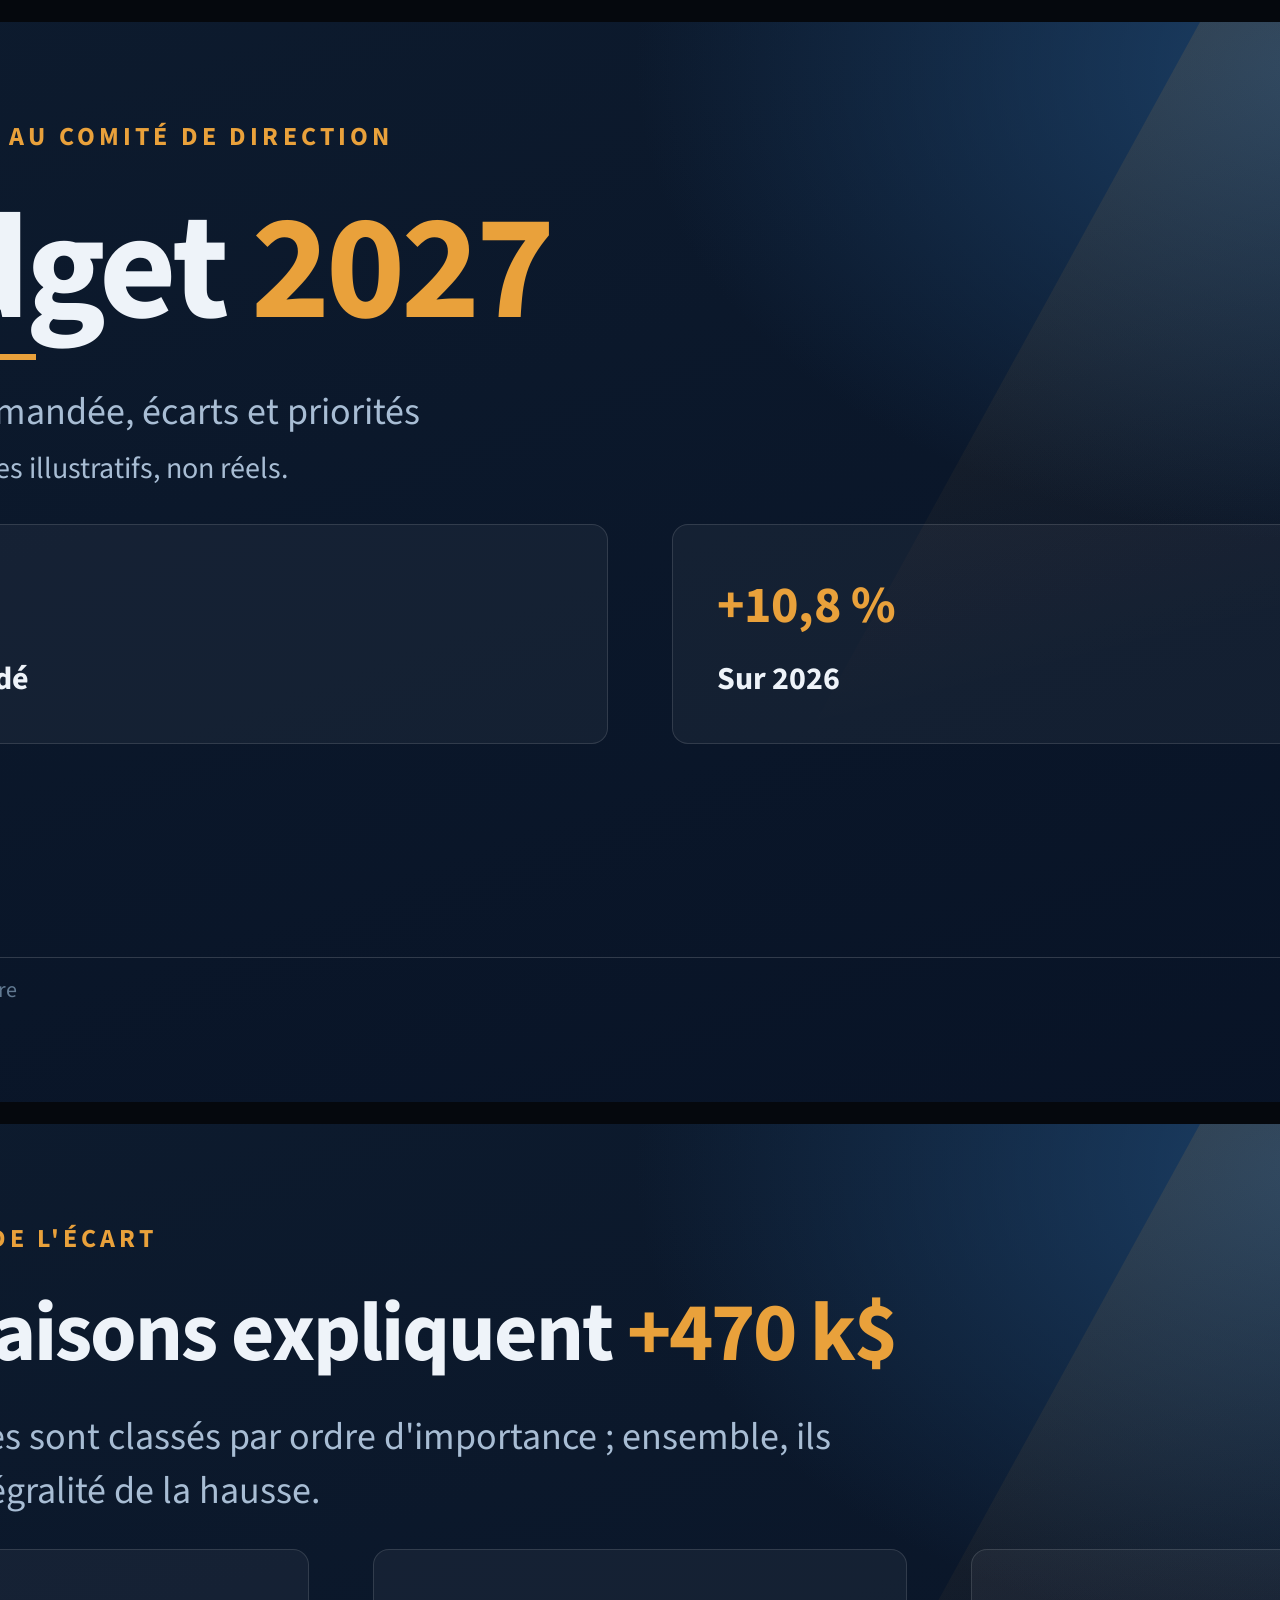
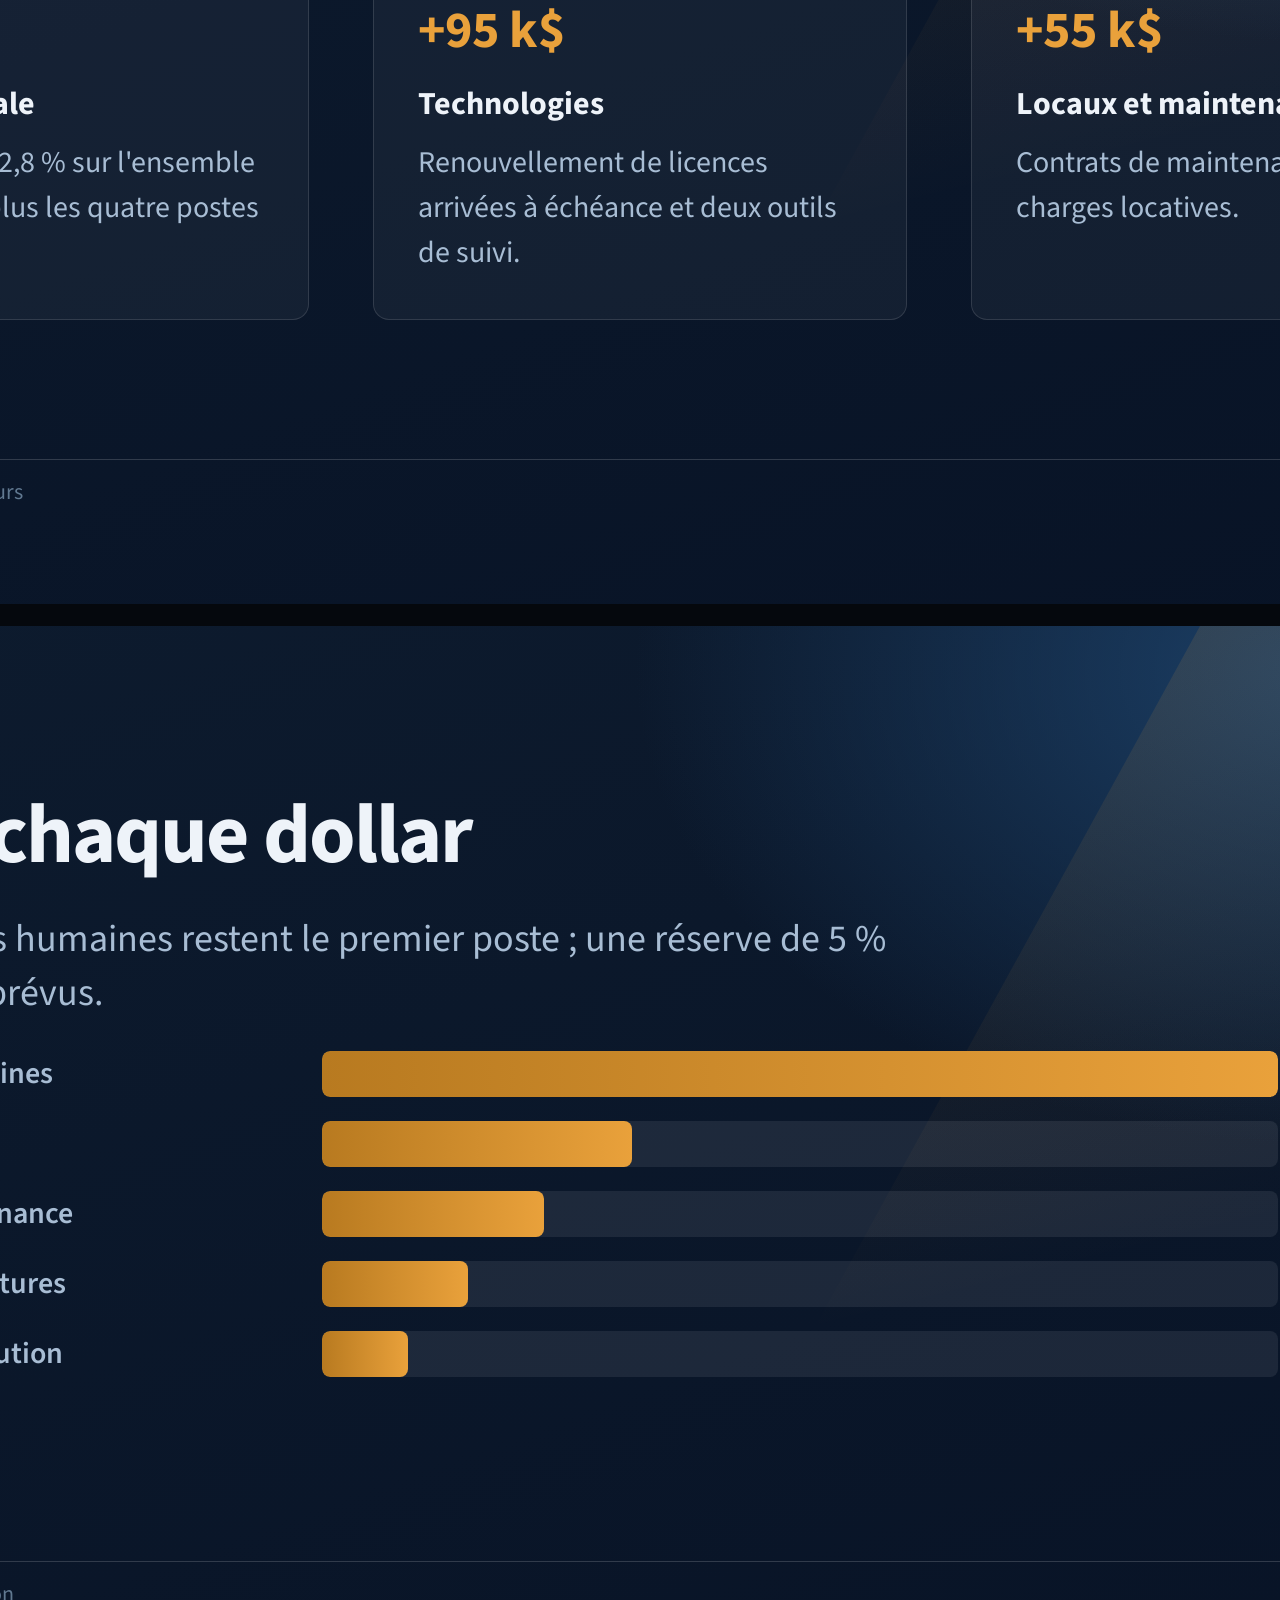
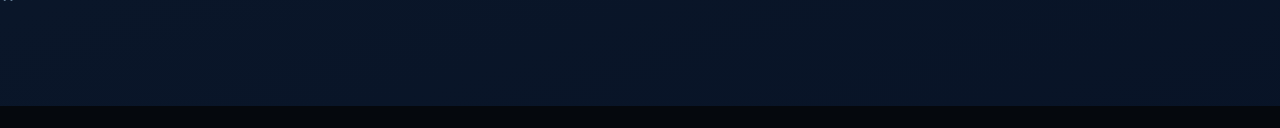
<file: declinaison.html>
<!DOCTYPE html><html lang="fr"><head><meta charset="utf-8">
<title>Budget 2027 — direction « Encre + ambre » déclinée</title>
<style>/* cyrillic-ext */
@font-face {
  font-family: 'Source Sans 3';
  font-style: normal;
  font-weight: 300;
  font-display: swap;
  src: url(fonts/font_10.woff2) format('woff2');
  unicode-range: U+0460-052F, U+1C80-1C8A, U+20B4, U+2DE0-2DFF, U+A640-A69F, U+FE2E-FE2F;
}
/* cyrillic */
@font-face {
  font-family: 'Source Sans 3';
  font-style: normal;
  font-weight: 300;
  font-display: swap;
  src: url(fonts/font_12.woff2) format('woff2');
  unicode-range: U+0301, U+0400-045F, U+0490-0491, U+04B0-04B1, U+2116;
}
/* greek-ext */
@font-face {
  font-family: 'Source Sans 3';
  font-style: normal;
  font-weight: 300;
  font-display: swap;
  src: url(fonts/font_11.woff2) format('woff2');
  unicode-range: U+1F00-1FFF;
}
/* greek */
@font-face {
  font-family: 'Source Sans 3';
  font-style: normal;
  font-weight: 300;
  font-display: swap;
  src: url(fonts/font_13.woff2) format('woff2');
  unicode-range: U+0370-0377, U+037A-037F, U+0384-038A, U+038C, U+038E-03A1, U+03A3-03FF;
}
/* vietnamese */
@font-face {
  font-family: 'Source Sans 3';
  font-style: normal;
  font-weight: 300;
  font-display: swap;
  src: url(fonts/font_08.woff2) format('woff2');
  unicode-range: U+0102-0103, U+0110-0111, U+0128-0129, U+0168-0169, U+01A0-01A1, U+01AF-01B0, U+0300-0301, U+0303-0304, U+0308-0309, U+0323, U+0329, U+1EA0-1EF9, U+20AB;
}
/* latin-ext */
@font-face {
  font-family: 'Source Sans 3';
  font-style: normal;
  font-weight: 300;
  font-display: swap;
  src: url(fonts/font_09.woff2) format('woff2');
  unicode-range: U+0100-02BA, U+02BD-02C5, U+02C7-02CC, U+02CE-02D7, U+02DD-02FF, U+0304, U+0308, U+0329, U+1D00-1DBF, U+1E00-1E9F, U+1EF2-1EFF, U+2020, U+20A0-20AB, U+20AD-20C4, U+2113, U+2C60-2C7F, U+A720-A7FF;
}
/* latin */
@font-face {
  font-family: 'Source Sans 3';
  font-style: normal;
  font-weight: 300;
  font-display: swap;
  src: url(fonts/font_07.woff2) format('woff2');
  unicode-range: U+0000-00FF, U+0131, U+0152-0153, U+02BB-02BC, U+02C6, U+02DA, U+02DC, U+0304, U+0308, U+0329, U+2000-206F, U+20AC, U+2122, U+2191, U+2193, U+2212, U+2215, U+FEFF, U+FFFD;
}
/* cyrillic-ext */
@font-face {
  font-family: 'Source Sans 3';
  font-style: normal;
  font-weight: 400;
  font-display: swap;
  src: url(fonts/font_10.woff2) format('woff2');
  unicode-range: U+0460-052F, U+1C80-1C8A, U+20B4, U+2DE0-2DFF, U+A640-A69F, U+FE2E-FE2F;
}
/* cyrillic */
@font-face {
  font-family: 'Source Sans 3';
  font-style: normal;
  font-weight: 400;
  font-display: swap;
  src: url(fonts/font_12.woff2) format('woff2');
  unicode-range: U+0301, U+0400-045F, U+0490-0491, U+04B0-04B1, U+2116;
}
/* greek-ext */
@font-face {
  font-family: 'Source Sans 3';
  font-style: normal;
  font-weight: 400;
  font-display: swap;
  src: url(fonts/font_11.woff2) format('woff2');
  unicode-range: U+1F00-1FFF;
}
/* greek */
@font-face {
  font-family: 'Source Sans 3';
  font-style: normal;
  font-weight: 400;
  font-display: swap;
  src: url(fonts/font_13.woff2) format('woff2');
  unicode-range: U+0370-0377, U+037A-037F, U+0384-038A, U+038C, U+038E-03A1, U+03A3-03FF;
}
/* vietnamese */
@font-face {
  font-family: 'Source Sans 3';
  font-style: normal;
  font-weight: 400;
  font-display: swap;
  src: url(fonts/font_08.woff2) format('woff2');
  unicode-range: U+0102-0103, U+0110-0111, U+0128-0129, U+0168-0169, U+01A0-01A1, U+01AF-01B0, U+0300-0301, U+0303-0304, U+0308-0309, U+0323, U+0329, U+1EA0-1EF9, U+20AB;
}
/* latin-ext */
@font-face {
  font-family: 'Source Sans 3';
  font-style: normal;
  font-weight: 400;
  font-display: swap;
  src: url(fonts/font_09.woff2) format('woff2');
  unicode-range: U+0100-02BA, U+02BD-02C5, U+02C7-02CC, U+02CE-02D7, U+02DD-02FF, U+0304, U+0308, U+0329, U+1D00-1DBF, U+1E00-1E9F, U+1EF2-1EFF, U+2020, U+20A0-20AB, U+20AD-20C4, U+2113, U+2C60-2C7F, U+A720-A7FF;
}
/* latin */
@font-face {
  font-family: 'Source Sans 3';
  font-style: normal;
  font-weight: 400;
  font-display: swap;
  src: url(fonts/font_07.woff2) format('woff2');
  unicode-range: U+0000-00FF, U+0131, U+0152-0153, U+02BB-02BC, U+02C6, U+02DA, U+02DC, U+0304, U+0308, U+0329, U+2000-206F, U+20AC, U+2122, U+2191, U+2193, U+2212, U+2215, U+FEFF, U+FFFD;
}
/* cyrillic-ext */
@font-face {
  font-family: 'Source Sans 3';
  font-style: normal;
  font-weight: 600;
  font-display: swap;
  src: url(fonts/font_10.woff2) format('woff2');
  unicode-range: U+0460-052F, U+1C80-1C8A, U+20B4, U+2DE0-2DFF, U+A640-A69F, U+FE2E-FE2F;
}
/* cyrillic */
@font-face {
  font-family: 'Source Sans 3';
  font-style: normal;
  font-weight: 600;
  font-display: swap;
  src: url(fonts/font_12.woff2) format('woff2');
  unicode-range: U+0301, U+0400-045F, U+0490-0491, U+04B0-04B1, U+2116;
}
/* greek-ext */
@font-face {
  font-family: 'Source Sans 3';
  font-style: normal;
  font-weight: 600;
  font-display: swap;
  src: url(fonts/font_11.woff2) format('woff2');
  unicode-range: U+1F00-1FFF;
}
/* greek */
@font-face {
  font-family: 'Source Sans 3';
  font-style: normal;
  font-weight: 600;
  font-display: swap;
  src: url(fonts/font_13.woff2) format('woff2');
  unicode-range: U+0370-0377, U+037A-037F, U+0384-038A, U+038C, U+038E-03A1, U+03A3-03FF;
}
/* vietnamese */
@font-face {
  font-family: 'Source Sans 3';
  font-style: normal;
  font-weight: 600;
  font-display: swap;
  src: url(fonts/font_08.woff2) format('woff2');
  unicode-range: U+0102-0103, U+0110-0111, U+0128-0129, U+0168-0169, U+01A0-01A1, U+01AF-01B0, U+0300-0301, U+0303-0304, U+0308-0309, U+0323, U+0329, U+1EA0-1EF9, U+20AB;
}
/* latin-ext */
@font-face {
  font-family: 'Source Sans 3';
  font-style: normal;
  font-weight: 600;
  font-display: swap;
  src: url(fonts/font_09.woff2) format('woff2');
  unicode-range: U+0100-02BA, U+02BD-02C5, U+02C7-02CC, U+02CE-02D7, U+02DD-02FF, U+0304, U+0308, U+0329, U+1D00-1DBF, U+1E00-1E9F, U+1EF2-1EFF, U+2020, U+20A0-20AB, U+20AD-20C4, U+2113, U+2C60-2C7F, U+A720-A7FF;
}
/* latin */
@font-face {
  font-family: 'Source Sans 3';
  font-style: normal;
  font-weight: 600;
  font-display: swap;
  src: url(fonts/font_07.woff2) format('woff2');
  unicode-range: U+0000-00FF, U+0131, U+0152-0153, U+02BB-02BC, U+02C6, U+02DA, U+02DC, U+0304, U+0308, U+0329, U+2000-206F, U+20AC, U+2122, U+2191, U+2193, U+2212, U+2215, U+FEFF, U+FFFD;
}
/* cyrillic-ext */
@font-face {
  font-family: 'Source Sans 3';
  font-style: normal;
  font-weight: 700;
  font-display: swap;
  src: url(fonts/font_10.woff2) format('woff2');
  unicode-range: U+0460-052F, U+1C80-1C8A, U+20B4, U+2DE0-2DFF, U+A640-A69F, U+FE2E-FE2F;
}
/* cyrillic */
@font-face {
  font-family: 'Source Sans 3';
  font-style: normal;
  font-weight: 700;
  font-display: swap;
  src: url(fonts/font_12.woff2) format('woff2');
  unicode-range: U+0301, U+0400-045F, U+0490-0491, U+04B0-04B1, U+2116;
}
/* greek-ext */
@font-face {
  font-family: 'Source Sans 3';
  font-style: normal;
  font-weight: 700;
  font-display: swap;
  src: url(fonts/font_11.woff2) format('woff2');
  unicode-range: U+1F00-1FFF;
}
/* greek */
@font-face {
  font-family: 'Source Sans 3';
  font-style: normal;
  font-weight: 700;
  font-display: swap;
  src: url(fonts/font_13.woff2) format('woff2');
  unicode-range: U+0370-0377, U+037A-037F, U+0384-038A, U+038C, U+038E-03A1, U+03A3-03FF;
}
/* vietnamese */
@font-face {
  font-family: 'Source Sans 3';
  font-style: normal;
  font-weight: 700;
  font-display: swap;
  src: url(fonts/font_08.woff2) format('woff2');
  unicode-range: U+0102-0103, U+0110-0111, U+0128-0129, U+0168-0169, U+01A0-01A1, U+01AF-01B0, U+0300-0301, U+0303-0304, U+0308-0309, U+0323, U+0329, U+1EA0-1EF9, U+20AB;
}
/* latin-ext */
@font-face {
  font-family: 'Source Sans 3';
  font-style: normal;
  font-weight: 700;
  font-display: swap;
  src: url(fonts/font_09.woff2) format('woff2');
  unicode-range: U+0100-02BA, U+02BD-02C5, U+02C7-02CC, U+02CE-02D7, U+02DD-02FF, U+0304, U+0308, U+0329, U+1D00-1DBF, U+1E00-1E9F, U+1EF2-1EFF, U+2020, U+20A0-20AB, U+20AD-20C4, U+2113, U+2C60-2C7F, U+A720-A7FF;
}
/* latin */
@font-face {
  font-family: 'Source Sans 3';
  font-style: normal;
  font-weight: 700;
  font-display: swap;
  src: url(fonts/font_07.woff2) format('woff2');
  unicode-range: U+0000-00FF, U+0131, U+0152-0153, U+02BB-02BC, U+02C6, U+02DA, U+02DC, U+0304, U+0308, U+0329, U+2000-206F, U+20AC, U+2122, U+2191, U+2193, U+2212, U+2215, U+FEFF, U+FFFD;
}
/* cyrillic-ext */
@font-face {
  font-family: 'Source Code Pro';
  font-style: normal;
  font-weight: 400;
  font-display: swap;
  src: url(fonts/font_01.woff2) format('woff2');
  unicode-range: U+0460-052F, U+1C80-1C8A, U+20B4, U+2DE0-2DFF, U+A640-A69F, U+FE2E-FE2F;
}
/* cyrillic */
@font-face {
  font-family: 'Source Code Pro';
  font-style: normal;
  font-weight: 400;
  font-display: swap;
  src: url(fonts/font_04.woff2) format('woff2');
  unicode-range: U+0301, U+0400-045F, U+0490-0491, U+04B0-04B1, U+2116;
}
/* greek-ext */
@font-face {
  font-family: 'Source Code Pro';
  font-style: normal;
  font-weight: 400;
  font-display: swap;
  src: url(fonts/font_02.woff2) format('woff2');
  unicode-range: U+1F00-1FFF;
}
/* greek */
@font-face {
  font-family: 'Source Code Pro';
  font-style: normal;
  font-weight: 400;
  font-display: swap;
  src: url(fonts/font_06.woff2) format('woff2');
  unicode-range: U+0370-0377, U+037A-037F, U+0384-038A, U+038C, U+038E-03A1, U+03A3-03FF;
}
/* vietnamese */
@font-face {
  font-family: 'Source Code Pro';
  font-style: normal;
  font-weight: 400;
  font-display: swap;
  src: url(fonts/font_03.woff2) format('woff2');
  unicode-range: U+0102-0103, U+0110-0111, U+0128-0129, U+0168-0169, U+01A0-01A1, U+01AF-01B0, U+0300-0301, U+0303-0304, U+0308-0309, U+0323, U+0329, U+1EA0-1EF9, U+20AB;
}
/* latin-ext */
@font-face {
  font-family: 'Source Code Pro';
  font-style: normal;
  font-weight: 400;
  font-display: swap;
  src: url(fonts/font_00.woff2) format('woff2');
  unicode-range: U+0100-02BA, U+02BD-02C5, U+02C7-02CC, U+02CE-02D7, U+02DD-02FF, U+0304, U+0308, U+0329, U+1D00-1DBF, U+1E00-1E9F, U+1EF2-1EFF, U+2020, U+20A0-20AB, U+20AD-20C4, U+2113, U+2C60-2C7F, U+A720-A7FF;
}
/* latin */
@font-face {
  font-family: 'Source Code Pro';
  font-style: normal;
  font-weight: 400;
  font-display: swap;
  src: url(fonts/font_05.woff2) format('woff2');
  unicode-range: U+0000-00FF, U+0131, U+0152-0153, U+02BB-02BC, U+02C6, U+02DA, U+02DC, U+0304, U+0308, U+0329, U+2000-206F, U+20AC, U+2122, U+2191, U+2193, U+2212, U+2215, U+FEFF, U+FFFD;
}
/* cyrillic-ext */
@font-face {
  font-family: 'Source Code Pro';
  font-style: normal;
  font-weight: 700;
  font-display: swap;
  src: url(fonts/font_01.woff2) format('woff2');
  unicode-range: U+0460-052F, U+1C80-1C8A, U+20B4, U+2DE0-2DFF, U+A640-A69F, U+FE2E-FE2F;
}
/* cyrillic */
@font-face {
  font-family: 'Source Code Pro';
  font-style: normal;
  font-weight: 700;
  font-display: swap;
  src: url(fonts/font_04.woff2) format('woff2');
  unicode-range: U+0301, U+0400-045F, U+0490-0491, U+04B0-04B1, U+2116;
}
/* greek-ext */
@font-face {
  font-family: 'Source Code Pro';
  font-style: normal;
  font-weight: 700;
  font-display: swap;
  src: url(fonts/font_02.woff2) format('woff2');
  unicode-range: U+1F00-1FFF;
}
/* greek */
@font-face {
  font-family: 'Source Code Pro';
  font-style: normal;
  font-weight: 700;
  font-display: swap;
  src: url(fonts/font_06.woff2) format('woff2');
  unicode-range: U+0370-0377, U+037A-037F, U+0384-038A, U+038C, U+038E-03A1, U+03A3-03FF;
}
/* vietnamese */
@font-face {
  font-family: 'Source Code Pro';
  font-style: normal;
  font-weight: 700;
  font-display: swap;
  src: url(fonts/font_03.woff2) format('woff2');
  unicode-range: U+0102-0103, U+0110-0111, U+0128-0129, U+0168-0169, U+01A0-01A1, U+01AF-01B0, U+0300-0301, U+0303-0304, U+0308-0309, U+0323, U+0329, U+1EA0-1EF9, U+20AB;
}
/* latin-ext */
@font-face {
  font-family: 'Source Code Pro';
  font-style: normal;
  font-weight: 700;
  font-display: swap;
  src: url(fonts/font_00.woff2) format('woff2');
  unicode-range: U+0100-02BA, U+02BD-02C5, U+02C7-02CC, U+02CE-02D7, U+02DD-02FF, U+0304, U+0308, U+0329, U+1D00-1DBF, U+1E00-1E9F, U+1EF2-1EFF, U+2020, U+20A0-20AB, U+20AD-20C4, U+2113, U+2C60-2C7F, U+A720-A7FF;
}
/* latin */
@font-face {
  font-family: 'Source Code Pro';
  font-style: normal;
  font-weight: 700;
  font-display: swap;
  src: url(fonts/font_05.woff2) format('woff2');
  unicode-range: U+0000-00FF, U+0131, U+0152-0153, U+02BB-02BC, U+02C6, U+02DA, U+02DC, U+0304, U+0308, U+0329, U+2000-206F, U+20AC, U+2122, U+2191, U+2193, U+2212, U+2215, U+FEFF, U+FFFD;
}
</style><style>
:root{--ambre:#e9a13b; --clair:#eef3f9; --sec:#a8bdd4; --pied:#617991;
      --bord:rgba(255,255,255,.12); --m:96px}
*{box-sizing:border-box;margin:0;padding:0}
body{background:#05080d;display:flex;flex-direction:column;align-items:center;gap:22px;padding:22px 0;
  -webkit-font-smoothing:antialiased}
.slide{width:1920px;height:1080px;position:relative;overflow:hidden;display:grid;
  grid-template-columns:repeat(12,1fr);grid-template-rows:auto auto auto auto;
  column-gap:26px;row-gap:30px;padding:var(--m);align-content:start;
  background:radial-gradient(1200px 820px at 86% 4%,#1c4067 0%,rgba(28,64,103,0) 58%),
             linear-gradient(160deg,#0d1b2e,#081326);
  color:var(--clair);font-family:'Source Sans 3','Liberation Sans',sans-serif}
.zone{position:absolute;inset:0;z-index:0;pointer-events:none}
.slide>*:not(.zone){z-index:1}
.diag{position:absolute;right:-170px;top:-130px;width:940px;height:940px;
  background:linear-gradient(160deg,rgba(233,161,59,.17),rgba(233,161,59,0) 70%);
  clip-path:polygon(42% 0,100% 0,100% 100%,0 100%);transform:rotate(6deg)}
.regle{position:absolute;left:96px;top:332px;width:260px;height:6px;background:var(--ambre)}

.kicker{grid-column:1/9;grid-row:1;font-size:26px;font-weight:700;letter-spacing:.16em;
  text-transform:uppercase;color:var(--ambre)}
.h1{grid-column:1/12;grid-row:2;font-size:150px;font-weight:700;line-height:1.14;letter-spacing:-4px}
.h1 em{font-style:normal;color:var(--ambre)}
.h1p{font-size:84px;line-height:1.12;letter-spacing:-2px}
.sub{grid-column:1/9;grid-row:3;font-size:38px;line-height:1.42;color:var(--sec)}
.leg{font-size:30px;line-height:1.5;color:var(--sec)}
.bas{position:absolute;left:var(--m);right:var(--m);bottom:var(--m);display:flex;
  justify-content:space-between;font-size:22px;color:var(--pied);
  border-top:1px solid rgba(255,255,255,.16);padding-top:16px}

/* cartes */
.cartes{grid-column:1/-1;grid-row:4;display:grid;grid-template-columns:repeat(3,1fr);column-gap:64px}
.carte{background:rgba(255,255,255,.045);border:1px solid var(--bord);border-radius:16px;
  padding:44px;display:flex;flex-direction:column;gap:16px}
.carte .val{font-size:52px;font-weight:700;color:var(--ambre);font-variant-numeric:tabular-nums}
.carte .lab{font-size:32px;font-weight:700;line-height:1.25;color:var(--clair)}
.carte .corps{font-size:30px;line-height:1.5;color:var(--sec)}

/* barres par poste */
.rep{grid-column:1/-1;grid-row:4;display:flex;flex-direction:column;gap:24px;
  background:none;border:0;padding:0}
.ligne{display:grid;grid-template-columns:520px 1fr 200px;align-items:center;gap:26px;font-size:30px}
.ligne .nom{color:var(--sec);font-weight:600}
.ligne .jauge{height:46px;background:rgba(255,255,255,.08);border-radius:8px;overflow:hidden}
.ligne .jauge i{display:block;height:100%;border-radius:8px;
  background:linear-gradient(90deg,#b87a20,var(--ambre))}
.ligne .pc{text-align:right;font-weight:700;color:var(--ambre);font-variant-numeric:tabular-nums}
</style></head><body>
<div class="slide">
  <div class="zone"><div class="diag"></div><div class="regle"></div></div>
  <div class="kicker">Présentation au comité de direction</div>
  <div class="h1">Budget <em>2027</em></div>
  <div class="sub">Enveloppe demandée, écarts et priorités<br>
    <span class="leg">Maquette — chiffres illustratifs, non réels.</span></div>
  <div class="cartes" style="grid-template-columns:1fr 1fr;align-content:start">
    <div class="carte"><div class="val">4,82 M$</div><div class="lab">Total demandé</div></div>
    <div class="carte"><div class="val">+10,8 %</div><div class="lab">Sur 2026</div></div>
  </div>
  <div class="bas"><span>Budget 2027 — couverture</span><span>1</span></div>
</div><div class="slide">
  <div class="zone"><div class="diag"></div></div>
  <div class="kicker">Les moteurs de l'écart</div>
  <div class="h1 h1p">Trois raisons expliquent <em>+470 k$</em></div>
  <div class="sub">Les trois postes sont classés par ordre d'importance ; ensemble, ils couvrent
    l'intégralité de la hausse.</div>
  <div class="cartes">
<div class="carte"><div class="val">+320 k$</div><div class="lab">Masse salariale</div><div class="corps">Indexation de 2,8 % sur l'ensemble des effectifs, plus les quatre postes prévus.</div></div>
<div class="carte"><div class="val">+95 k$</div><div class="lab">Technologies</div><div class="corps">Renouvellement de licences arrivées à échéance et deux outils de suivi.</div></div>
<div class="carte"><div class="val">+55 k$</div><div class="lab">Locaux et maintenance</div><div class="corps">Contrats de maintenance révisés et charges locatives.</div></div>
  </div>
  <div class="bas"><span>Budget 2027 — les moteurs</span><span>2</span></div>
</div><div class="slide">
  <div class="zone"><div class="diag"></div></div>
  <div class="kicker">Répartition</div>
  <div class="h1 h1p">Où va chaque dollar</div>
  <div class="sub">Les ressources humaines restent le premier poste ; une réserve de 5 % couvre les imprévus.</div>
  <div class="carte rep">
<div class="ligne"><div class="nom">Ressources humaines</div><div class="jauge"><i style="width:100%"></i></div><div class="pc">55,6&nbsp;%</div></div>
<div class="ligne"><div class="nom">Technologies</div><div class="jauge"><i style="width:32.4%"></i></div><div class="pc">18,0&nbsp;%</div></div>
<div class="ligne"><div class="nom">Locaux et maintenance</div><div class="jauge"><i style="width:23.2%"></i></div><div class="pc">12,9&nbsp;%</div></div>
<div class="ligne"><div class="nom">Services et fournitures</div><div class="jauge"><i style="width:15.3%"></i></div><div class="pc">8,5&nbsp;%</div></div>
<div class="ligne"><div class="nom">Réserve de précaution</div><div class="jauge"><i style="width:9.0%"></i></div><div class="pc">5,0&nbsp;%</div></div>
  </div>
  <div class="bas"><span>Budget 2027 — répartition</span><span>3</span></div>
</div>
</body></html>
</file>
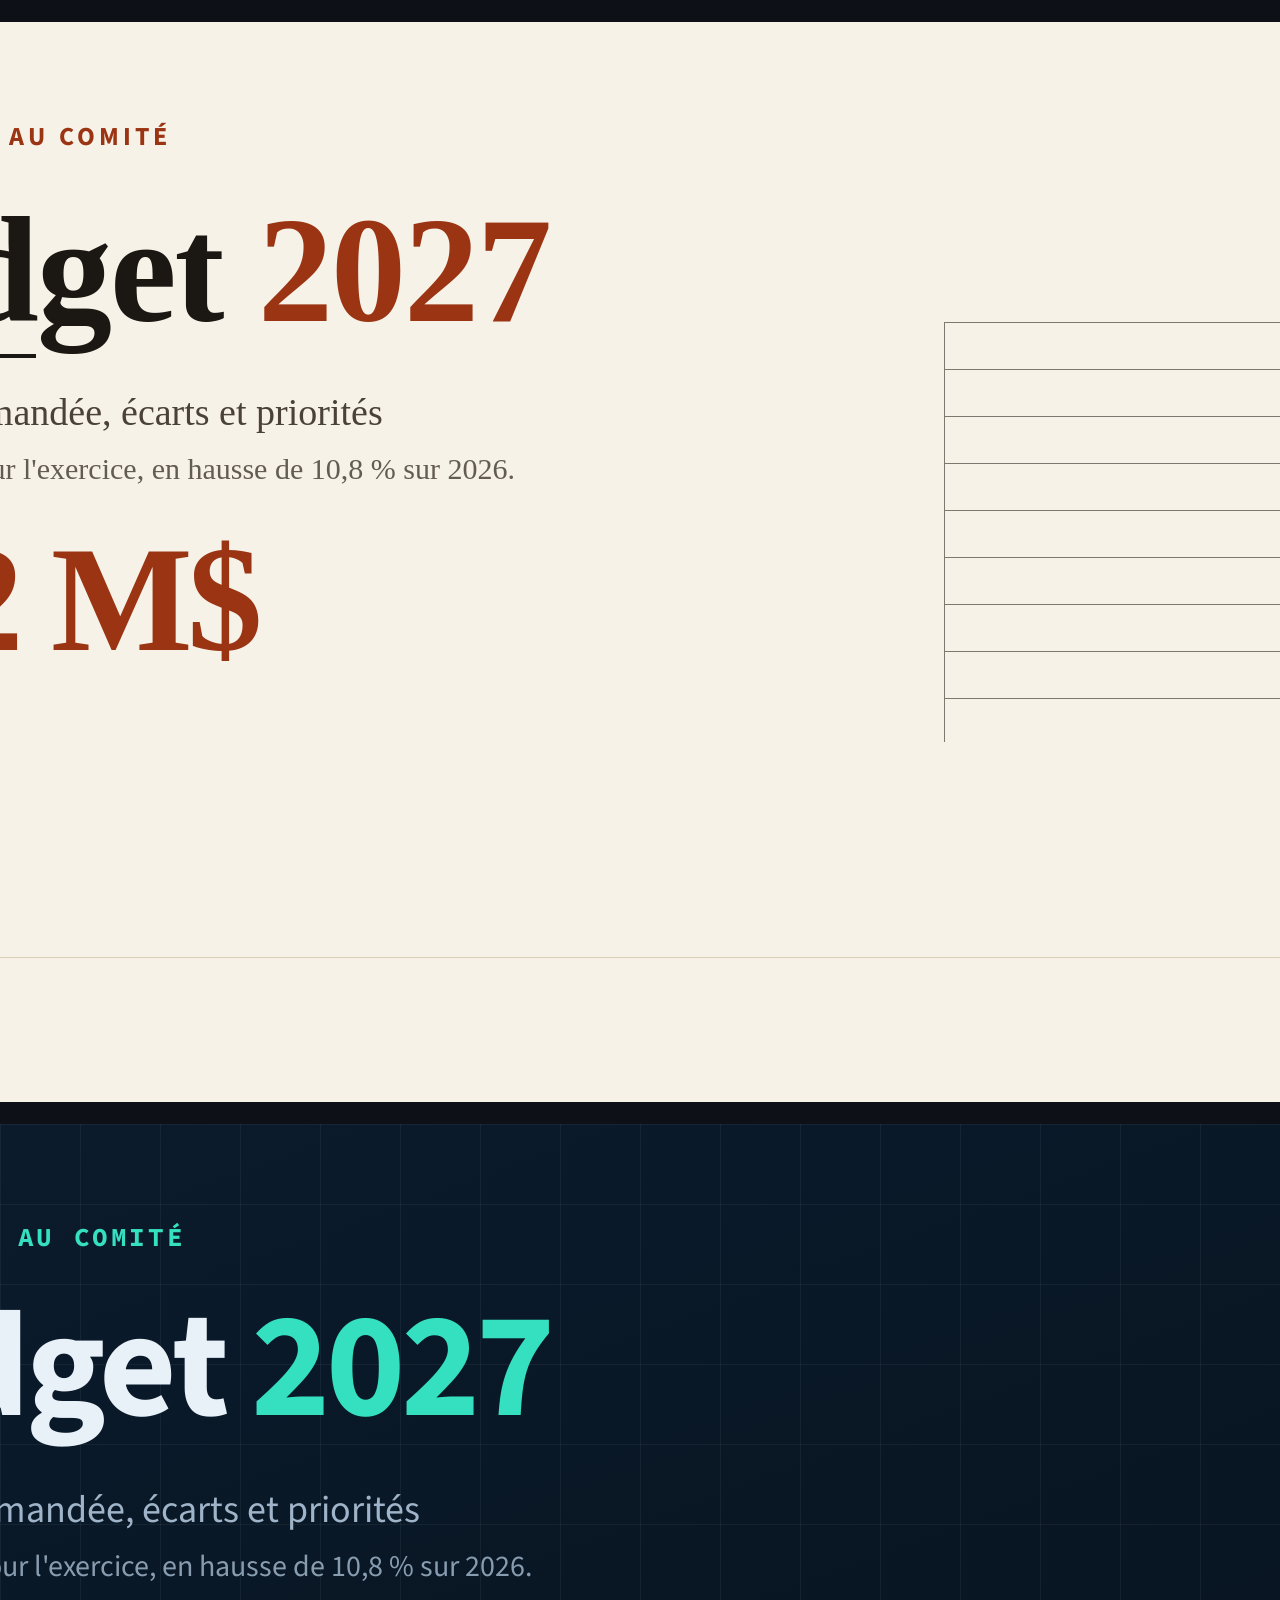
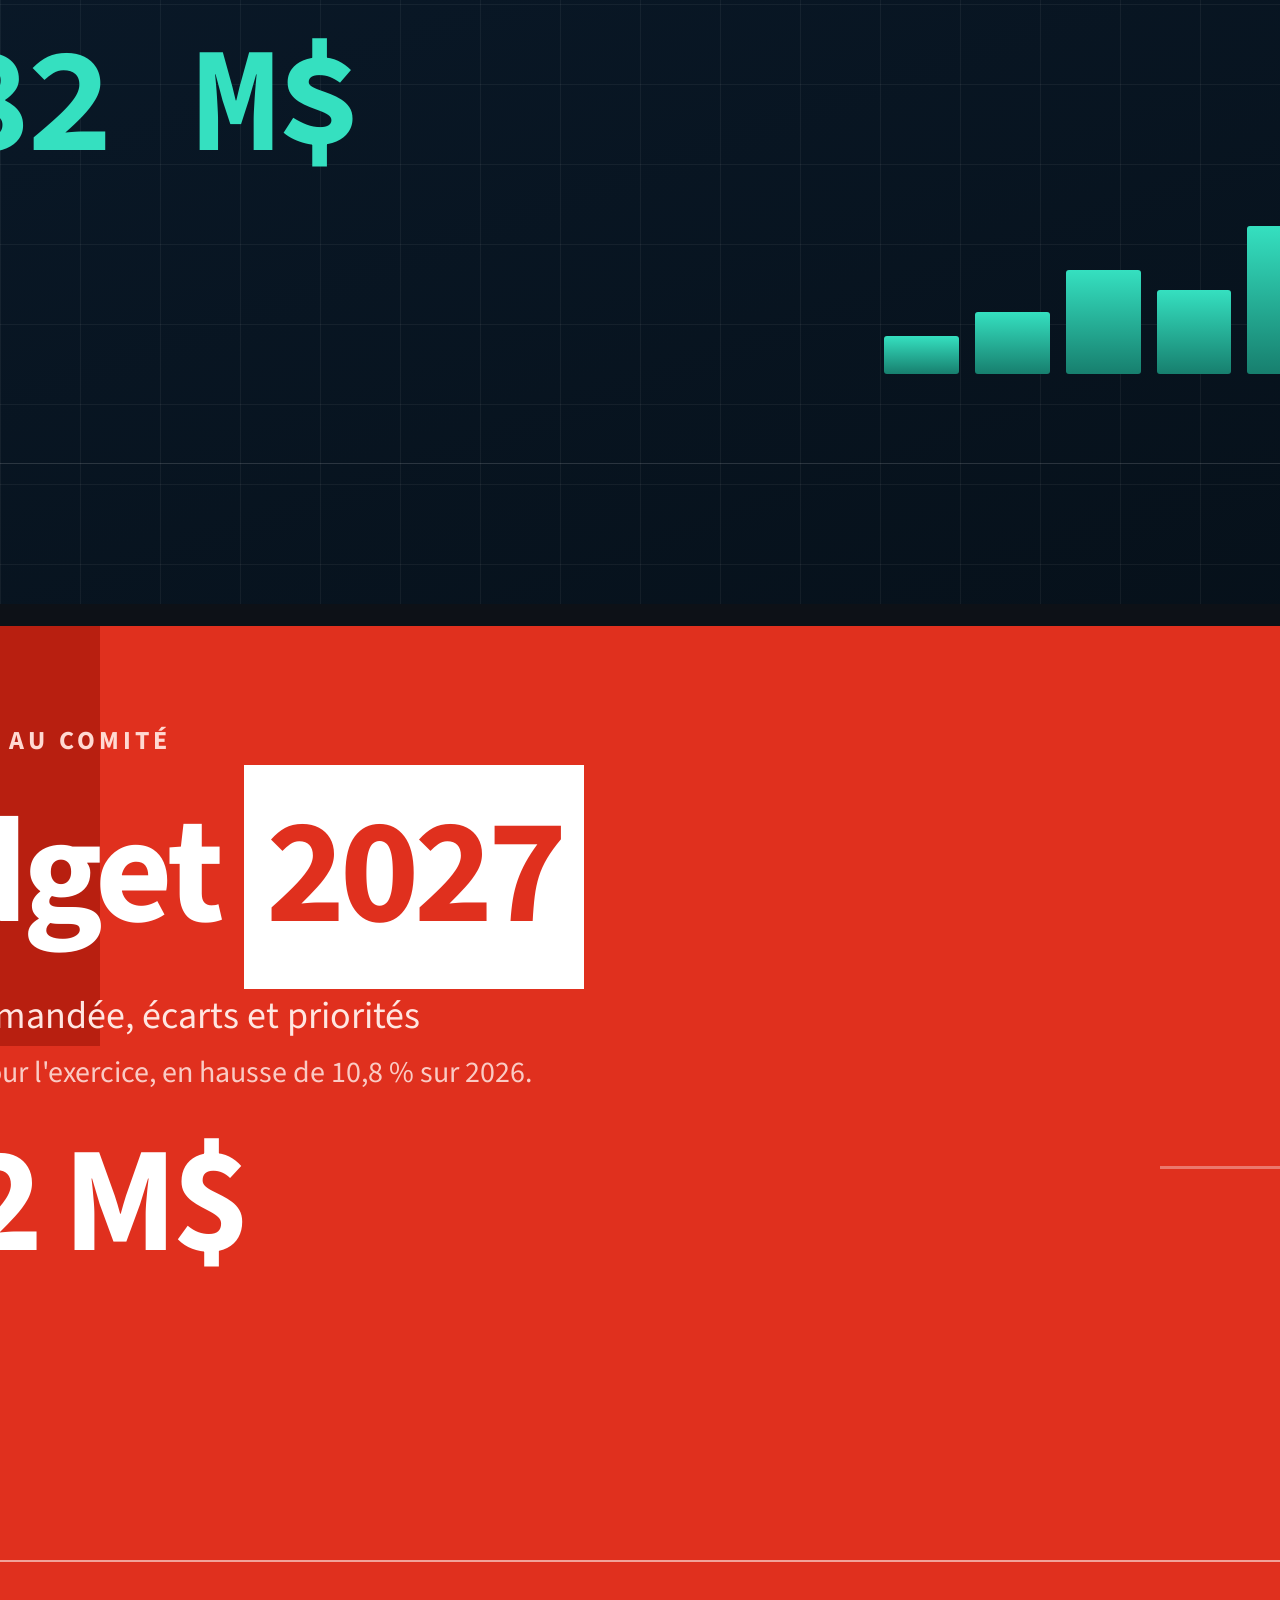
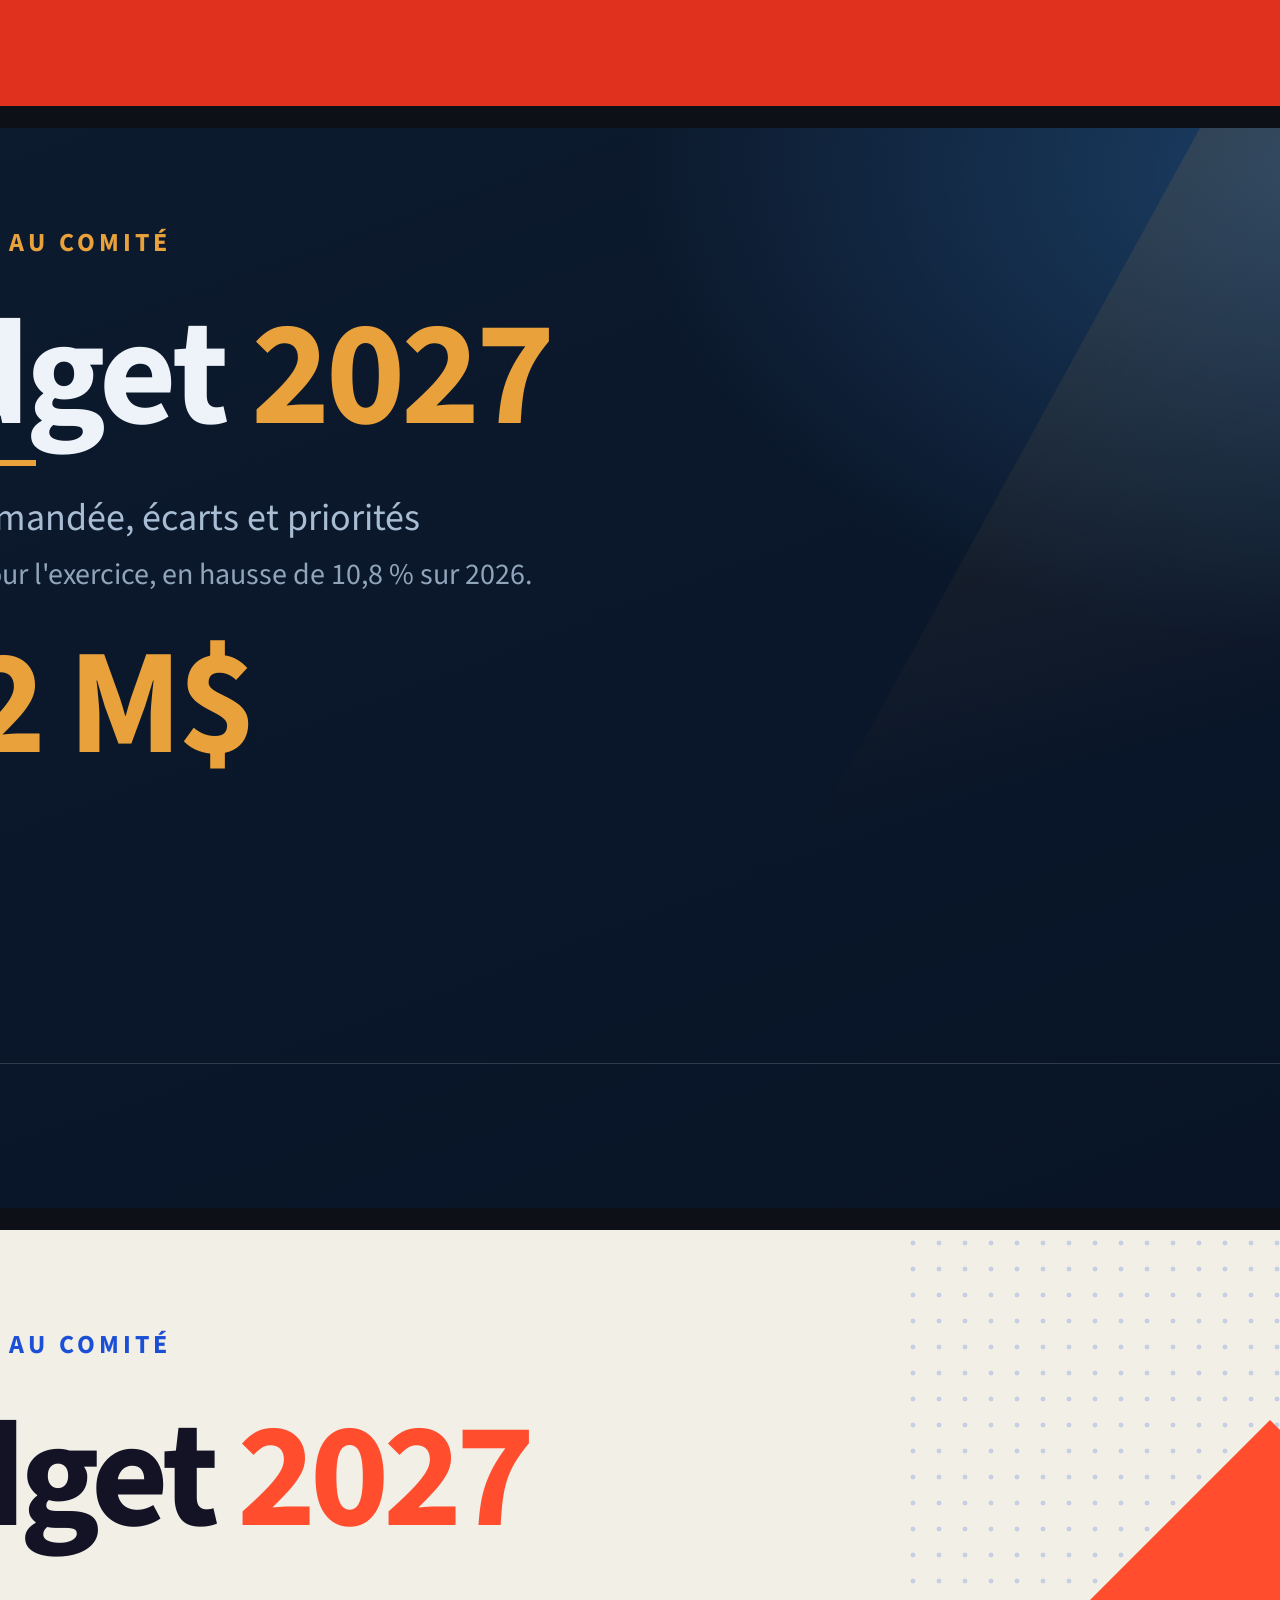
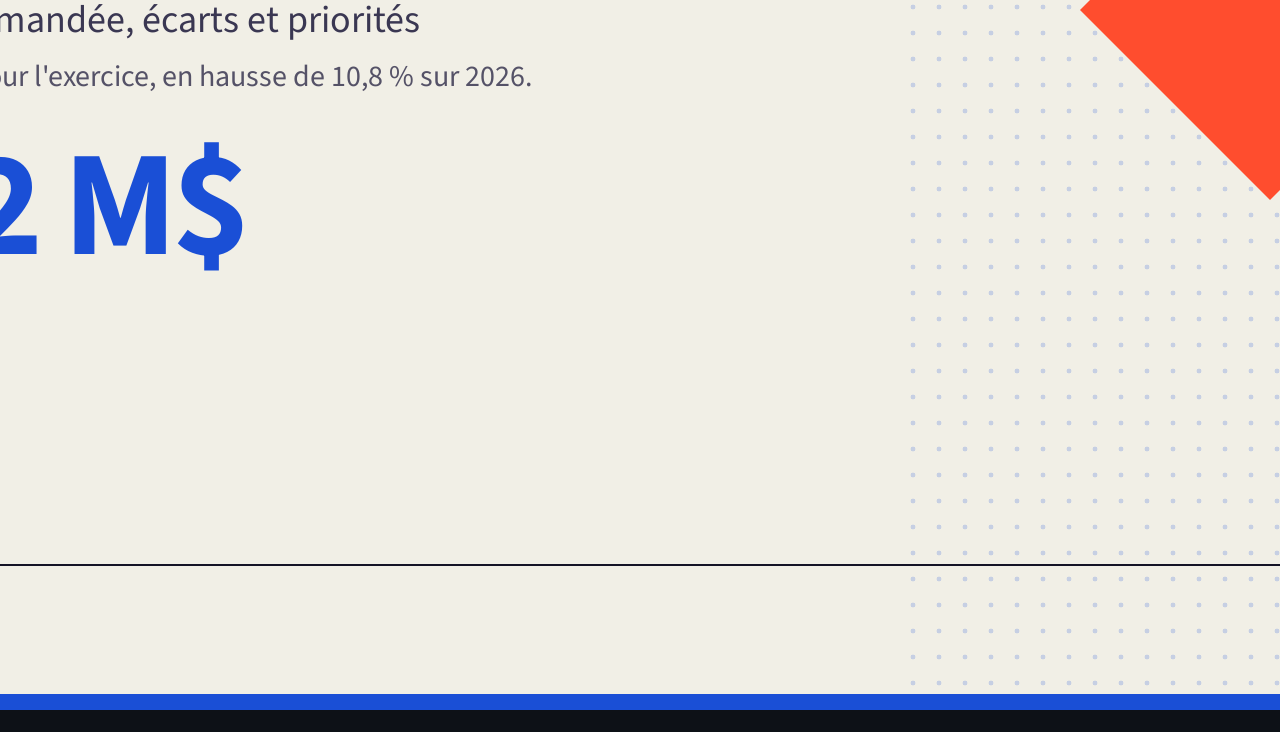
<file: directions.html>
<!DOCTYPE html><html lang="fr"><head><meta charset="utf-8">
<title>Budget 2027 — cinq directions visuelles</title>
<style>/* cyrillic-ext */
@font-face {
  font-family: 'Source Sans 3';
  font-style: normal;
  font-weight: 300;
  font-display: swap;
  src: url(fonts/font_10.woff2) format('woff2');
  unicode-range: U+0460-052F, U+1C80-1C8A, U+20B4, U+2DE0-2DFF, U+A640-A69F, U+FE2E-FE2F;
}
/* cyrillic */
@font-face {
  font-family: 'Source Sans 3';
  font-style: normal;
  font-weight: 300;
  font-display: swap;
  src: url(fonts/font_12.woff2) format('woff2');
  unicode-range: U+0301, U+0400-045F, U+0490-0491, U+04B0-04B1, U+2116;
}
/* greek-ext */
@font-face {
  font-family: 'Source Sans 3';
  font-style: normal;
  font-weight: 300;
  font-display: swap;
  src: url(fonts/font_11.woff2) format('woff2');
  unicode-range: U+1F00-1FFF;
}
/* greek */
@font-face {
  font-family: 'Source Sans 3';
  font-style: normal;
  font-weight: 300;
  font-display: swap;
  src: url(fonts/font_13.woff2) format('woff2');
  unicode-range: U+0370-0377, U+037A-037F, U+0384-038A, U+038C, U+038E-03A1, U+03A3-03FF;
}
/* vietnamese */
@font-face {
  font-family: 'Source Sans 3';
  font-style: normal;
  font-weight: 300;
  font-display: swap;
  src: url(fonts/font_08.woff2) format('woff2');
  unicode-range: U+0102-0103, U+0110-0111, U+0128-0129, U+0168-0169, U+01A0-01A1, U+01AF-01B0, U+0300-0301, U+0303-0304, U+0308-0309, U+0323, U+0329, U+1EA0-1EF9, U+20AB;
}
/* latin-ext */
@font-face {
  font-family: 'Source Sans 3';
  font-style: normal;
  font-weight: 300;
  font-display: swap;
  src: url(fonts/font_09.woff2) format('woff2');
  unicode-range: U+0100-02BA, U+02BD-02C5, U+02C7-02CC, U+02CE-02D7, U+02DD-02FF, U+0304, U+0308, U+0329, U+1D00-1DBF, U+1E00-1E9F, U+1EF2-1EFF, U+2020, U+20A0-20AB, U+20AD-20C4, U+2113, U+2C60-2C7F, U+A720-A7FF;
}
/* latin */
@font-face {
  font-family: 'Source Sans 3';
  font-style: normal;
  font-weight: 300;
  font-display: swap;
  src: url(fonts/font_07.woff2) format('woff2');
  unicode-range: U+0000-00FF, U+0131, U+0152-0153, U+02BB-02BC, U+02C6, U+02DA, U+02DC, U+0304, U+0308, U+0329, U+2000-206F, U+20AC, U+2122, U+2191, U+2193, U+2212, U+2215, U+FEFF, U+FFFD;
}
/* cyrillic-ext */
@font-face {
  font-family: 'Source Sans 3';
  font-style: normal;
  font-weight: 400;
  font-display: swap;
  src: url(fonts/font_10.woff2) format('woff2');
  unicode-range: U+0460-052F, U+1C80-1C8A, U+20B4, U+2DE0-2DFF, U+A640-A69F, U+FE2E-FE2F;
}
/* cyrillic */
@font-face {
  font-family: 'Source Sans 3';
  font-style: normal;
  font-weight: 400;
  font-display: swap;
  src: url(fonts/font_12.woff2) format('woff2');
  unicode-range: U+0301, U+0400-045F, U+0490-0491, U+04B0-04B1, U+2116;
}
/* greek-ext */
@font-face {
  font-family: 'Source Sans 3';
  font-style: normal;
  font-weight: 400;
  font-display: swap;
  src: url(fonts/font_11.woff2) format('woff2');
  unicode-range: U+1F00-1FFF;
}
/* greek */
@font-face {
  font-family: 'Source Sans 3';
  font-style: normal;
  font-weight: 400;
  font-display: swap;
  src: url(fonts/font_13.woff2) format('woff2');
  unicode-range: U+0370-0377, U+037A-037F, U+0384-038A, U+038C, U+038E-03A1, U+03A3-03FF;
}
/* vietnamese */
@font-face {
  font-family: 'Source Sans 3';
  font-style: normal;
  font-weight: 400;
  font-display: swap;
  src: url(fonts/font_08.woff2) format('woff2');
  unicode-range: U+0102-0103, U+0110-0111, U+0128-0129, U+0168-0169, U+01A0-01A1, U+01AF-01B0, U+0300-0301, U+0303-0304, U+0308-0309, U+0323, U+0329, U+1EA0-1EF9, U+20AB;
}
/* latin-ext */
@font-face {
  font-family: 'Source Sans 3';
  font-style: normal;
  font-weight: 400;
  font-display: swap;
  src: url(fonts/font_09.woff2) format('woff2');
  unicode-range: U+0100-02BA, U+02BD-02C5, U+02C7-02CC, U+02CE-02D7, U+02DD-02FF, U+0304, U+0308, U+0329, U+1D00-1DBF, U+1E00-1E9F, U+1EF2-1EFF, U+2020, U+20A0-20AB, U+20AD-20C4, U+2113, U+2C60-2C7F, U+A720-A7FF;
}
/* latin */
@font-face {
  font-family: 'Source Sans 3';
  font-style: normal;
  font-weight: 400;
  font-display: swap;
  src: url(fonts/font_07.woff2) format('woff2');
  unicode-range: U+0000-00FF, U+0131, U+0152-0153, U+02BB-02BC, U+02C6, U+02DA, U+02DC, U+0304, U+0308, U+0329, U+2000-206F, U+20AC, U+2122, U+2191, U+2193, U+2212, U+2215, U+FEFF, U+FFFD;
}
/* cyrillic-ext */
@font-face {
  font-family: 'Source Sans 3';
  font-style: normal;
  font-weight: 600;
  font-display: swap;
  src: url(fonts/font_10.woff2) format('woff2');
  unicode-range: U+0460-052F, U+1C80-1C8A, U+20B4, U+2DE0-2DFF, U+A640-A69F, U+FE2E-FE2F;
}
/* cyrillic */
@font-face {
  font-family: 'Source Sans 3';
  font-style: normal;
  font-weight: 600;
  font-display: swap;
  src: url(fonts/font_12.woff2) format('woff2');
  unicode-range: U+0301, U+0400-045F, U+0490-0491, U+04B0-04B1, U+2116;
}
/* greek-ext */
@font-face {
  font-family: 'Source Sans 3';
  font-style: normal;
  font-weight: 600;
  font-display: swap;
  src: url(fonts/font_11.woff2) format('woff2');
  unicode-range: U+1F00-1FFF;
}
/* greek */
@font-face {
  font-family: 'Source Sans 3';
  font-style: normal;
  font-weight: 600;
  font-display: swap;
  src: url(fonts/font_13.woff2) format('woff2');
  unicode-range: U+0370-0377, U+037A-037F, U+0384-038A, U+038C, U+038E-03A1, U+03A3-03FF;
}
/* vietnamese */
@font-face {
  font-family: 'Source Sans 3';
  font-style: normal;
  font-weight: 600;
  font-display: swap;
  src: url(fonts/font_08.woff2) format('woff2');
  unicode-range: U+0102-0103, U+0110-0111, U+0128-0129, U+0168-0169, U+01A0-01A1, U+01AF-01B0, U+0300-0301, U+0303-0304, U+0308-0309, U+0323, U+0329, U+1EA0-1EF9, U+20AB;
}
/* latin-ext */
@font-face {
  font-family: 'Source Sans 3';
  font-style: normal;
  font-weight: 600;
  font-display: swap;
  src: url(fonts/font_09.woff2) format('woff2');
  unicode-range: U+0100-02BA, U+02BD-02C5, U+02C7-02CC, U+02CE-02D7, U+02DD-02FF, U+0304, U+0308, U+0329, U+1D00-1DBF, U+1E00-1E9F, U+1EF2-1EFF, U+2020, U+20A0-20AB, U+20AD-20C4, U+2113, U+2C60-2C7F, U+A720-A7FF;
}
/* latin */
@font-face {
  font-family: 'Source Sans 3';
  font-style: normal;
  font-weight: 600;
  font-display: swap;
  src: url(fonts/font_07.woff2) format('woff2');
  unicode-range: U+0000-00FF, U+0131, U+0152-0153, U+02BB-02BC, U+02C6, U+02DA, U+02DC, U+0304, U+0308, U+0329, U+2000-206F, U+20AC, U+2122, U+2191, U+2193, U+2212, U+2215, U+FEFF, U+FFFD;
}
/* cyrillic-ext */
@font-face {
  font-family: 'Source Sans 3';
  font-style: normal;
  font-weight: 700;
  font-display: swap;
  src: url(fonts/font_10.woff2) format('woff2');
  unicode-range: U+0460-052F, U+1C80-1C8A, U+20B4, U+2DE0-2DFF, U+A640-A69F, U+FE2E-FE2F;
}
/* cyrillic */
@font-face {
  font-family: 'Source Sans 3';
  font-style: normal;
  font-weight: 700;
  font-display: swap;
  src: url(fonts/font_12.woff2) format('woff2');
  unicode-range: U+0301, U+0400-045F, U+0490-0491, U+04B0-04B1, U+2116;
}
/* greek-ext */
@font-face {
  font-family: 'Source Sans 3';
  font-style: normal;
  font-weight: 700;
  font-display: swap;
  src: url(fonts/font_11.woff2) format('woff2');
  unicode-range: U+1F00-1FFF;
}
/* greek */
@font-face {
  font-family: 'Source Sans 3';
  font-style: normal;
  font-weight: 700;
  font-display: swap;
  src: url(fonts/font_13.woff2) format('woff2');
  unicode-range: U+0370-0377, U+037A-037F, U+0384-038A, U+038C, U+038E-03A1, U+03A3-03FF;
}
/* vietnamese */
@font-face {
  font-family: 'Source Sans 3';
  font-style: normal;
  font-weight: 700;
  font-display: swap;
  src: url(fonts/font_08.woff2) format('woff2');
  unicode-range: U+0102-0103, U+0110-0111, U+0128-0129, U+0168-0169, U+01A0-01A1, U+01AF-01B0, U+0300-0301, U+0303-0304, U+0308-0309, U+0323, U+0329, U+1EA0-1EF9, U+20AB;
}
/* latin-ext */
@font-face {
  font-family: 'Source Sans 3';
  font-style: normal;
  font-weight: 700;
  font-display: swap;
  src: url(fonts/font_09.woff2) format('woff2');
  unicode-range: U+0100-02BA, U+02BD-02C5, U+02C7-02CC, U+02CE-02D7, U+02DD-02FF, U+0304, U+0308, U+0329, U+1D00-1DBF, U+1E00-1E9F, U+1EF2-1EFF, U+2020, U+20A0-20AB, U+20AD-20C4, U+2113, U+2C60-2C7F, U+A720-A7FF;
}
/* latin */
@font-face {
  font-family: 'Source Sans 3';
  font-style: normal;
  font-weight: 700;
  font-display: swap;
  src: url(fonts/font_07.woff2) format('woff2');
  unicode-range: U+0000-00FF, U+0131, U+0152-0153, U+02BB-02BC, U+02C6, U+02DA, U+02DC, U+0304, U+0308, U+0329, U+2000-206F, U+20AC, U+2122, U+2191, U+2193, U+2212, U+2215, U+FEFF, U+FFFD;
}
/* cyrillic-ext */
@font-face {
  font-family: 'Source Code Pro';
  font-style: normal;
  font-weight: 400;
  font-display: swap;
  src: url(fonts/font_01.woff2) format('woff2');
  unicode-range: U+0460-052F, U+1C80-1C8A, U+20B4, U+2DE0-2DFF, U+A640-A69F, U+FE2E-FE2F;
}
/* cyrillic */
@font-face {
  font-family: 'Source Code Pro';
  font-style: normal;
  font-weight: 400;
  font-display: swap;
  src: url(fonts/font_04.woff2) format('woff2');
  unicode-range: U+0301, U+0400-045F, U+0490-0491, U+04B0-04B1, U+2116;
}
/* greek-ext */
@font-face {
  font-family: 'Source Code Pro';
  font-style: normal;
  font-weight: 400;
  font-display: swap;
  src: url(fonts/font_02.woff2) format('woff2');
  unicode-range: U+1F00-1FFF;
}
/* greek */
@font-face {
  font-family: 'Source Code Pro';
  font-style: normal;
  font-weight: 400;
  font-display: swap;
  src: url(fonts/font_06.woff2) format('woff2');
  unicode-range: U+0370-0377, U+037A-037F, U+0384-038A, U+038C, U+038E-03A1, U+03A3-03FF;
}
/* vietnamese */
@font-face {
  font-family: 'Source Code Pro';
  font-style: normal;
  font-weight: 400;
  font-display: swap;
  src: url(fonts/font_03.woff2) format('woff2');
  unicode-range: U+0102-0103, U+0110-0111, U+0128-0129, U+0168-0169, U+01A0-01A1, U+01AF-01B0, U+0300-0301, U+0303-0304, U+0308-0309, U+0323, U+0329, U+1EA0-1EF9, U+20AB;
}
/* latin-ext */
@font-face {
  font-family: 'Source Code Pro';
  font-style: normal;
  font-weight: 400;
  font-display: swap;
  src: url(fonts/font_00.woff2) format('woff2');
  unicode-range: U+0100-02BA, U+02BD-02C5, U+02C7-02CC, U+02CE-02D7, U+02DD-02FF, U+0304, U+0308, U+0329, U+1D00-1DBF, U+1E00-1E9F, U+1EF2-1EFF, U+2020, U+20A0-20AB, U+20AD-20C4, U+2113, U+2C60-2C7F, U+A720-A7FF;
}
/* latin */
@font-face {
  font-family: 'Source Code Pro';
  font-style: normal;
  font-weight: 400;
  font-display: swap;
  src: url(fonts/font_05.woff2) format('woff2');
  unicode-range: U+0000-00FF, U+0131, U+0152-0153, U+02BB-02BC, U+02C6, U+02DA, U+02DC, U+0304, U+0308, U+0329, U+2000-206F, U+20AC, U+2122, U+2191, U+2193, U+2212, U+2215, U+FEFF, U+FFFD;
}
/* cyrillic-ext */
@font-face {
  font-family: 'Source Code Pro';
  font-style: normal;
  font-weight: 700;
  font-display: swap;
  src: url(fonts/font_01.woff2) format('woff2');
  unicode-range: U+0460-052F, U+1C80-1C8A, U+20B4, U+2DE0-2DFF, U+A640-A69F, U+FE2E-FE2F;
}
/* cyrillic */
@font-face {
  font-family: 'Source Code Pro';
  font-style: normal;
  font-weight: 700;
  font-display: swap;
  src: url(fonts/font_04.woff2) format('woff2');
  unicode-range: U+0301, U+0400-045F, U+0490-0491, U+04B0-04B1, U+2116;
}
/* greek-ext */
@font-face {
  font-family: 'Source Code Pro';
  font-style: normal;
  font-weight: 700;
  font-display: swap;
  src: url(fonts/font_02.woff2) format('woff2');
  unicode-range: U+1F00-1FFF;
}
/* greek */
@font-face {
  font-family: 'Source Code Pro';
  font-style: normal;
  font-weight: 700;
  font-display: swap;
  src: url(fonts/font_06.woff2) format('woff2');
  unicode-range: U+0370-0377, U+037A-037F, U+0384-038A, U+038C, U+038E-03A1, U+03A3-03FF;
}
/* vietnamese */
@font-face {
  font-family: 'Source Code Pro';
  font-style: normal;
  font-weight: 700;
  font-display: swap;
  src: url(fonts/font_03.woff2) format('woff2');
  unicode-range: U+0102-0103, U+0110-0111, U+0128-0129, U+0168-0169, U+01A0-01A1, U+01AF-01B0, U+0300-0301, U+0303-0304, U+0308-0309, U+0323, U+0329, U+1EA0-1EF9, U+20AB;
}
/* latin-ext */
@font-face {
  font-family: 'Source Code Pro';
  font-style: normal;
  font-weight: 700;
  font-display: swap;
  src: url(fonts/font_00.woff2) format('woff2');
  unicode-range: U+0100-02BA, U+02BD-02C5, U+02C7-02CC, U+02CE-02D7, U+02DD-02FF, U+0304, U+0308, U+0329, U+1D00-1DBF, U+1E00-1E9F, U+1EF2-1EFF, U+2020, U+20A0-20AB, U+20AD-20C4, U+2113, U+2C60-2C7F, U+A720-A7FF;
}
/* latin */
@font-face {
  font-family: 'Source Code Pro';
  font-style: normal;
  font-weight: 700;
  font-display: swap;
  src: url(fonts/font_05.woff2) format('woff2');
  unicode-range: U+0000-00FF, U+0131, U+0152-0153, U+02BB-02BC, U+02C6, U+02DA, U+02DC, U+0304, U+0308, U+0329, U+2000-206F, U+20AC, U+2122, U+2191, U+2193, U+2212, U+2215, U+FEFF, U+FFFD;
}
</style><style>
:root{--m:96px}
*{box-sizing:border-box;margin:0;padding:0}
body{background:#0d1117;display:flex;flex-direction:column;align-items:center;gap:22px;padding:22px 0;
  -webkit-font-smoothing:antialiased}
.slide{width:1920px;height:1080px;position:relative;overflow:hidden;display:grid;
  grid-template-columns:repeat(12,1fr);grid-template-rows:auto auto auto auto;
  column-gap:26px;row-gap:30px;padding:96px;align-content:start}
.zone{position:absolute;inset:0;z-index:0;pointer-events:none}
.slide>*:not(.zone){z-index:1}
.kicker{grid-column:1/8;grid-row:1;font-size:26px;font-weight:700;
  letter-spacing:.16em;text-transform:uppercase}
.h1{grid-column:1/12;grid-row:2;font-size:150px;font-weight:700;line-height:1.14;letter-spacing:-4px}
.sub{grid-column:1/8;grid-row:3;font-size:38px;line-height:1.42}
.leg{font-size:30px;line-height:1.5;opacity:.85}
.chiffre{grid-column:1/6;grid-row:4;font-size:150px;font-weight:700;line-height:1;
  letter-spacing:-5px;font-variant-numeric:tabular-nums}
.bas{position:absolute;left:96px;right:96px;bottom:96px;display:flex;
  justify-content:space-between;font-size:22px;padding-top:16px}
.mention{position:absolute;left:96px;bottom:44px;font-size:19px}

.id-papier{background:#f7f2e8;color:#1b1813;
  font-family:Georgia,'Liberation Serif','DejaVu Serif',serif}
.id-papier .kicker{font-family:'Source Sans 3',sans-serif;color:#9a3412}
.id-papier .h1{letter-spacing:-2px}
.id-papier .h1 em{font-style:normal;color:#9a3412}
.id-papier .chiffre{color:#9a3412}
.id-papier .sub{color:#4a4238}
.id-papier .bas{color:#7b6f5e;border-top:1px solid #d9cdb8;font-family:'Source Sans 3',sans-serif}
.id-papier .filet{position:absolute;left:96px;top:332px;width:260px;height:4px;background:#1b1813}
.id-papier .livre{position:absolute;right:96px;top:300px;width:560px;height:420px;opacity:.55;
  background-image:repeating-linear-gradient(to bottom,#1b1813 0 1px,transparent 1px 47px);
  border-left:1px solid #1b1813}

.id-dash{background:linear-gradient(160deg,#0b1c2e,#061019);color:#e8f0f8;
  font-family:'Source Sans 3',sans-serif}
.id-dash .kicker{color:#35e0c0;font-family:'Source Code Pro',monospace;letter-spacing:.1em}
.id-dash .h1 em{font-style:normal;color:#35e0c0}
.id-dash .chiffre{font-family:'Source Code Pro',monospace;color:#35e0c0;letter-spacing:-7px;font-weight:700}
.id-dash .sub{color:#9fb4c8}
.id-dash .bas{color:#5d7f9e;border-top:1px solid rgba(255,255,255,.14);
  font-family:'Source Code Pro',monospace}
.id-dash .grille{position:absolute;inset:0;opacity:.9;
  background-image:linear-gradient(rgba(255,255,255,.06) 1px,transparent 1px),
                   linear-gradient(90deg,rgba(255,255,255,.06) 1px,transparent 1px);
  background-size:80px 80px}
.id-dash .barres{position:absolute;right:96px;bottom:230px;width:620px;height:210px;
  display:flex;align-items:flex-end;gap:16px}
.id-dash .barres i{flex:1;border-radius:3px;background:linear-gradient(#35e0c0,#177f6e)}

.id-suisse{background:#e0301e;color:#fff;font-family:'Source Sans 3',sans-serif}
.id-suisse .kicker{color:#ffd9d2}
.id-suisse .h1{letter-spacing:-5px}
.id-suisse .h1 em{font-style:normal;background:#fff;color:#e0301e;padding:2px 22px 8px}
.id-suisse .sub{color:#ffe6e1}
.id-suisse .chiffre{color:#fff}
.id-suisse .bas{color:rgba(255,255,255,.85);border-top:2px solid rgba(255,255,255,.55)}
.id-suisse .carre{position:absolute;left:-140px;top:-140px;width:560px;height:560px;background:#b81f10}
.id-suisse .croix-v{position:absolute;right:300px;top:0;width:3px;height:100%;background:rgba(255,255,255,.35)}
.id-suisse .croix-h{position:absolute;right:0;top:540px;width:440px;height:3px;background:rgba(255,255,255,.35)}

.id-encre{background:radial-gradient(1200px 820px at 86% 4%,#1c4067 0%,rgba(28,64,103,0) 58%),
  linear-gradient(160deg,#0d1b2e,#081326);color:#eef3f9;font-family:'Source Sans 3',sans-serif}
.id-encre .kicker{color:#e9a13b}
.id-encre .h1 em{font-style:normal;color:#e9a13b}
.id-encre .chiffre{color:#e9a13b;letter-spacing:-4px}
.id-encre .sub{color:#a8bdd4}
.id-encre .bas{color:#617991;border-top:1px solid rgba(255,255,255,.16)}
.id-encre .diag{position:absolute;right:-170px;top:-130px;width:940px;height:940px;
  background:linear-gradient(160deg,rgba(233,161,59,.17),rgba(233,161,59,0) 70%);
  clip-path:polygon(42% 0,100% 0,100% 100%,0 100%);transform:rotate(6deg)}
.id-encre .regle{position:absolute;left:96px;top:332px;width:260px;height:6px;background:#e9a13b}

.id-riso{background:#f1efe6;color:#141326;font-family:'Source Sans 3',sans-serif}
.id-riso .kicker{color:#1a4fd6}
.id-riso .h1{letter-spacing:-6px}
.id-riso .h1 em{font-style:normal;color:#ff4d2e}
.id-riso .chiffre{color:#1a4fd6}
.id-riso .sub{color:#3a3752}
.id-riso .bas{color:#6d6a80;border-top:2px solid #141326}
.id-riso .trame{position:absolute;right:0;top:0;width:700px;height:100%;opacity:.20;
  background-image:radial-gradient(#1a4fd6 2.4px,transparent 2.6px);background-size:26px 26px}
.id-riso .aplat{position:absolute;right:140px;top:190px;width:380px;height:380px;background:#ff4d2e;
  clip-path:polygon(50% 0,100% 50%,50% 100%,0 50%)}
.id-riso .bande{position:absolute;left:0;bottom:0;width:100%;height:16px;background:#1a4fd6}
</style></head><body>
<div class="slide id-papier">
  <div class="zone"><div class="filet"></div><div class="livre"></div></div>
  <div class="kicker">Présentation au comité</div>
  <div class="h1">Budget <em>2027</em></div>
  <div class="sub">Enveloppe demandée, écarts et priorités<br><span class="leg">Total demandé pour l'exercice, en hausse de 10,8 % sur 2026.</span></div>
  <div class="chiffre">4,82&nbsp;M$</div>
  <div class="bas"><span>Budget 2027</span><span>Décembre 2026</span></div>
</div><div class="slide id-dash">
  <div class="zone"><div class="grille"></div><div class="barres"><i style="height:38px"></i><i style="height:62px"></i><i style="height:104px"></i><i style="height:84px"></i><i style="height:148px"></i><i style="height:118px"></i><i style="height:176px"></i></div></div>
  <div class="kicker">Présentation au comité</div>
  <div class="h1">Budget <em>2027</em></div>
  <div class="sub">Enveloppe demandée, écarts et priorités<br><span class="leg">Total demandé pour l'exercice, en hausse de 10,8 % sur 2026.</span></div>
  <div class="chiffre">4,82&nbsp;M$</div>
  <div class="bas"><span>Budget 2027</span><span>Décembre 2026</span></div>
</div><div class="slide id-suisse">
  <div class="zone"><div class="carre"></div><div class="croix-v"></div><div class="croix-h"></div></div>
  <div class="kicker">Présentation au comité</div>
  <div class="h1">Budget <em>2027</em></div>
  <div class="sub">Enveloppe demandée, écarts et priorités<br><span class="leg">Total demandé pour l'exercice, en hausse de 10,8 % sur 2026.</span></div>
  <div class="chiffre">4,82&nbsp;M$</div>
  <div class="bas"><span>Budget 2027</span><span>Décembre 2026</span></div>
</div><div class="slide id-encre">
  <div class="zone"><div class="diag"></div><div class="regle"></div></div>
  <div class="kicker">Présentation au comité</div>
  <div class="h1">Budget <em>2027</em></div>
  <div class="sub">Enveloppe demandée, écarts et priorités<br><span class="leg">Total demandé pour l'exercice, en hausse de 10,8 % sur 2026.</span></div>
  <div class="chiffre">4,82&nbsp;M$</div>
  <div class="bas"><span>Budget 2027</span><span>Décembre 2026</span></div>
</div><div class="slide id-riso">
  <div class="zone"><div class="trame"></div><div class="aplat"></div><div class="bande"></div></div>
  <div class="kicker">Présentation au comité</div>
  <div class="h1">Budget <em>2027</em></div>
  <div class="sub">Enveloppe demandée, écarts et priorités<br><span class="leg">Total demandé pour l'exercice, en hausse de 10,8 % sur 2026.</span></div>
  <div class="chiffre">4,82&nbsp;M$</div>
  <div class="bas"><span>Budget 2027</span><span>Décembre 2026</span></div>
</div>
</body></html>
</file>
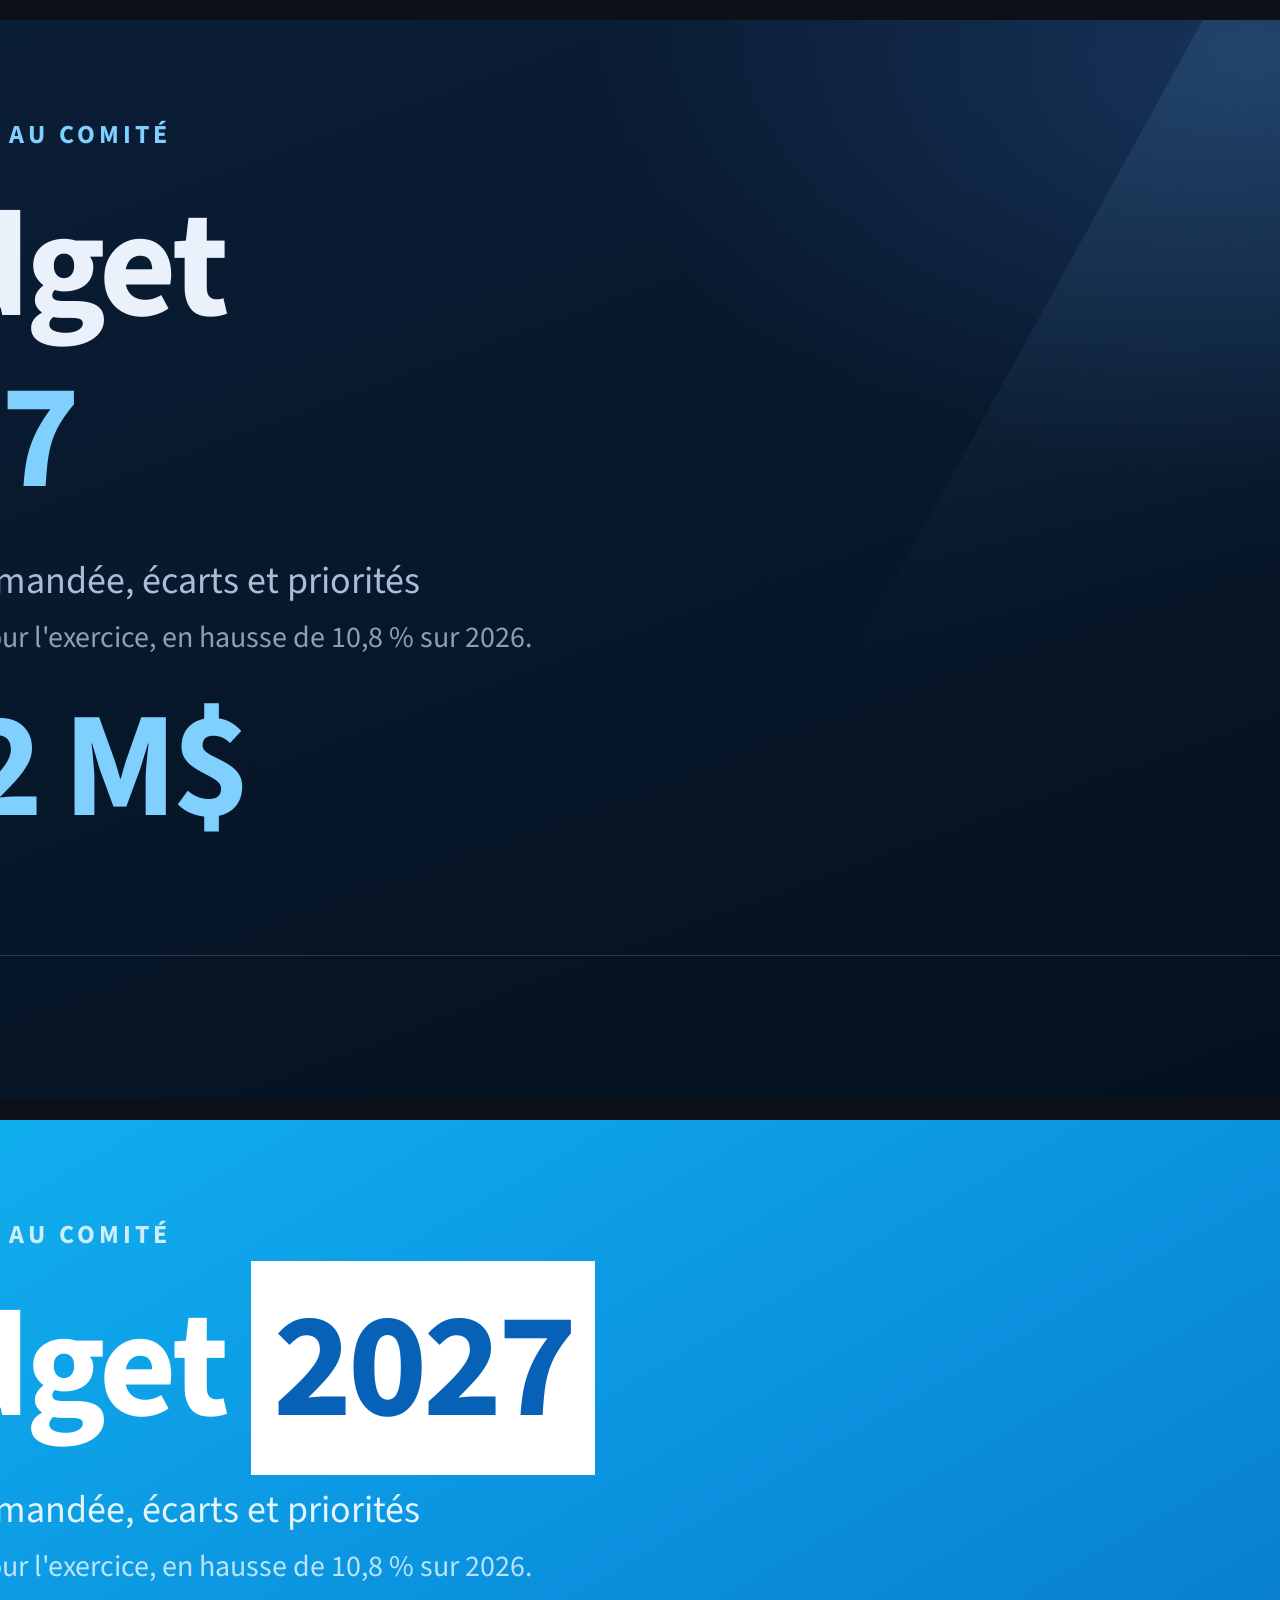
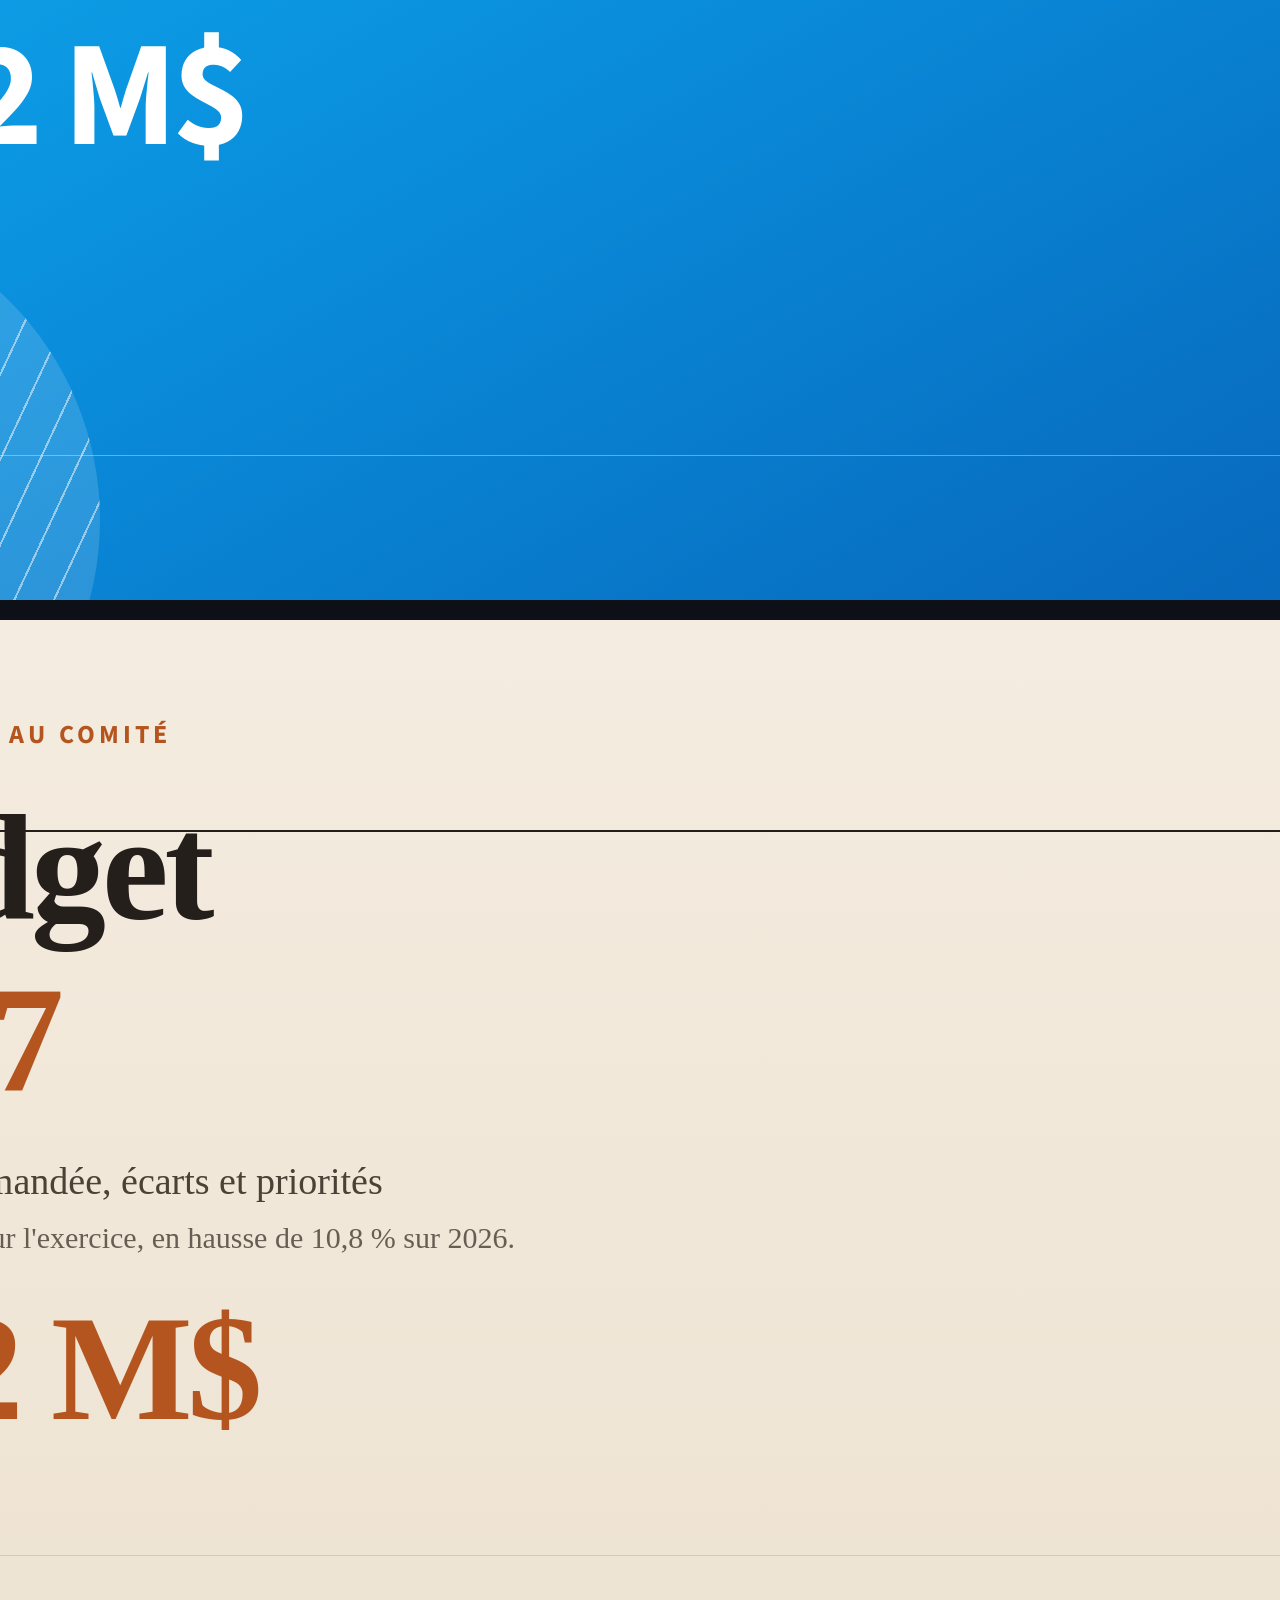
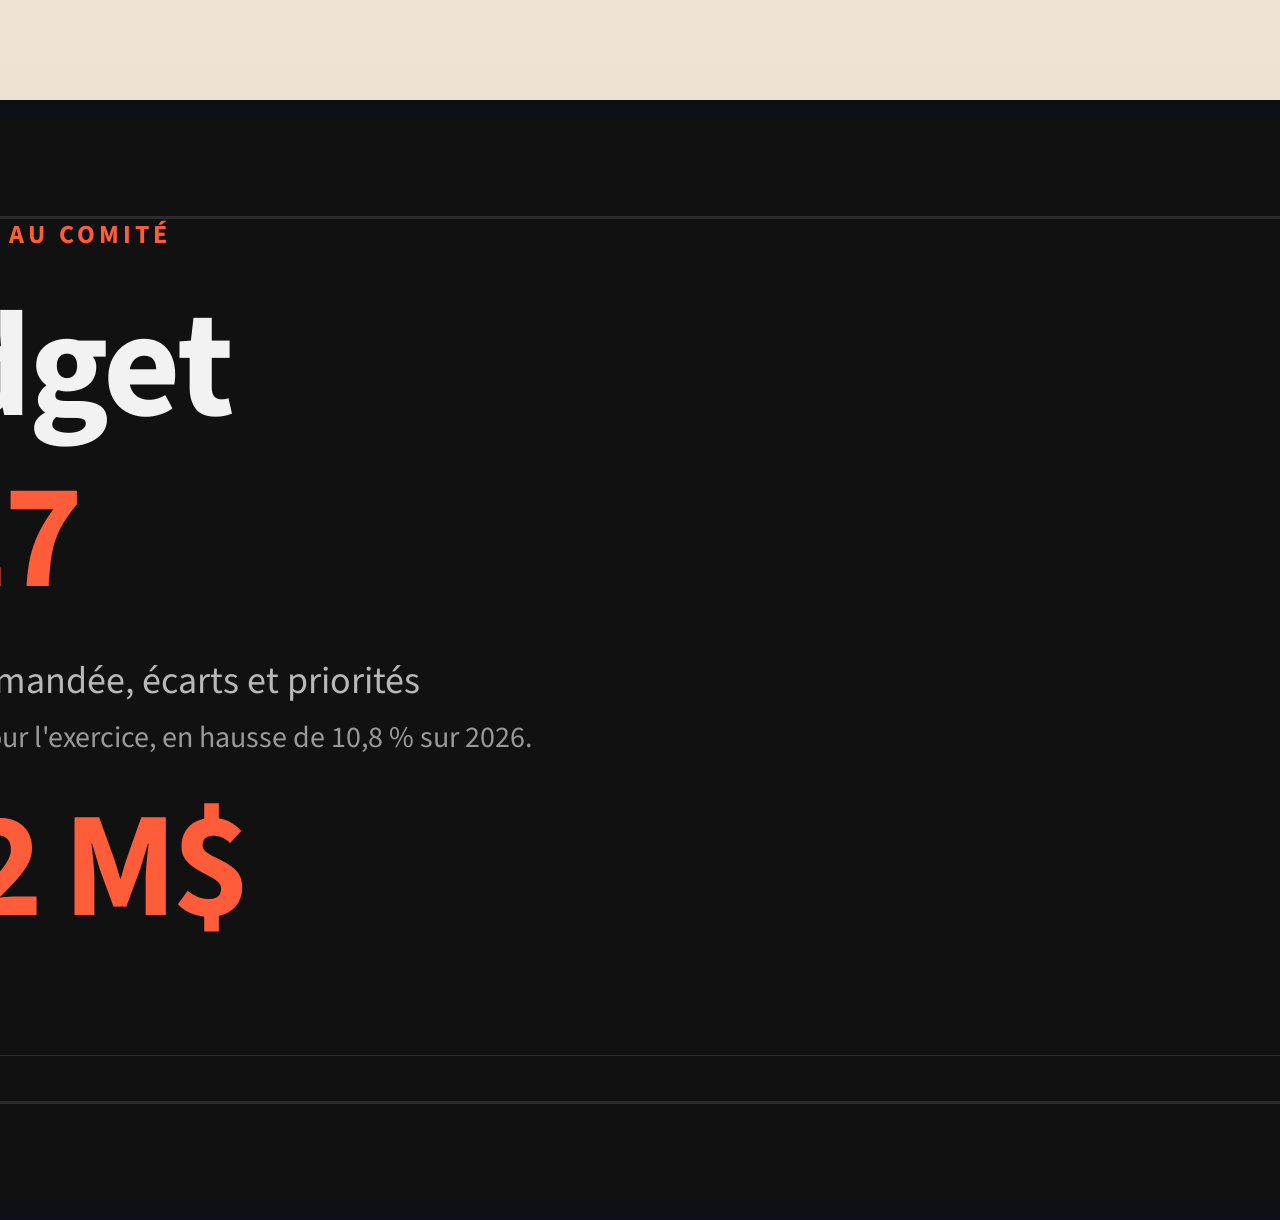
<file: registres.html>
<!DOCTYPE html><html lang="fr"><head><meta charset="utf-8">
<title>Quatre registres — Budget 2027</title>
<style>/* cyrillic-ext */
@font-face {
  font-family: 'Source Sans 3';
  font-style: normal;
  font-weight: 300;
  font-display: swap;
  src: url(fonts/font_10.woff2) format('woff2');
  unicode-range: U+0460-052F, U+1C80-1C8A, U+20B4, U+2DE0-2DFF, U+A640-A69F, U+FE2E-FE2F;
}
/* cyrillic */
@font-face {
  font-family: 'Source Sans 3';
  font-style: normal;
  font-weight: 300;
  font-display: swap;
  src: url(fonts/font_12.woff2) format('woff2');
  unicode-range: U+0301, U+0400-045F, U+0490-0491, U+04B0-04B1, U+2116;
}
/* greek-ext */
@font-face {
  font-family: 'Source Sans 3';
  font-style: normal;
  font-weight: 300;
  font-display: swap;
  src: url(fonts/font_11.woff2) format('woff2');
  unicode-range: U+1F00-1FFF;
}
/* greek */
@font-face {
  font-family: 'Source Sans 3';
  font-style: normal;
  font-weight: 300;
  font-display: swap;
  src: url(fonts/font_13.woff2) format('woff2');
  unicode-range: U+0370-0377, U+037A-037F, U+0384-038A, U+038C, U+038E-03A1, U+03A3-03FF;
}
/* vietnamese */
@font-face {
  font-family: 'Source Sans 3';
  font-style: normal;
  font-weight: 300;
  font-display: swap;
  src: url(fonts/font_08.woff2) format('woff2');
  unicode-range: U+0102-0103, U+0110-0111, U+0128-0129, U+0168-0169, U+01A0-01A1, U+01AF-01B0, U+0300-0301, U+0303-0304, U+0308-0309, U+0323, U+0329, U+1EA0-1EF9, U+20AB;
}
/* latin-ext */
@font-face {
  font-family: 'Source Sans 3';
  font-style: normal;
  font-weight: 300;
  font-display: swap;
  src: url(fonts/font_09.woff2) format('woff2');
  unicode-range: U+0100-02BA, U+02BD-02C5, U+02C7-02CC, U+02CE-02D7, U+02DD-02FF, U+0304, U+0308, U+0329, U+1D00-1DBF, U+1E00-1E9F, U+1EF2-1EFF, U+2020, U+20A0-20AB, U+20AD-20C4, U+2113, U+2C60-2C7F, U+A720-A7FF;
}
/* latin */
@font-face {
  font-family: 'Source Sans 3';
  font-style: normal;
  font-weight: 300;
  font-display: swap;
  src: url(fonts/font_07.woff2) format('woff2');
  unicode-range: U+0000-00FF, U+0131, U+0152-0153, U+02BB-02BC, U+02C6, U+02DA, U+02DC, U+0304, U+0308, U+0329, U+2000-206F, U+20AC, U+2122, U+2191, U+2193, U+2212, U+2215, U+FEFF, U+FFFD;
}
/* cyrillic-ext */
@font-face {
  font-family: 'Source Sans 3';
  font-style: normal;
  font-weight: 400;
  font-display: swap;
  src: url(fonts/font_10.woff2) format('woff2');
  unicode-range: U+0460-052F, U+1C80-1C8A, U+20B4, U+2DE0-2DFF, U+A640-A69F, U+FE2E-FE2F;
}
/* cyrillic */
@font-face {
  font-family: 'Source Sans 3';
  font-style: normal;
  font-weight: 400;
  font-display: swap;
  src: url(fonts/font_12.woff2) format('woff2');
  unicode-range: U+0301, U+0400-045F, U+0490-0491, U+04B0-04B1, U+2116;
}
/* greek-ext */
@font-face {
  font-family: 'Source Sans 3';
  font-style: normal;
  font-weight: 400;
  font-display: swap;
  src: url(fonts/font_11.woff2) format('woff2');
  unicode-range: U+1F00-1FFF;
}
/* greek */
@font-face {
  font-family: 'Source Sans 3';
  font-style: normal;
  font-weight: 400;
  font-display: swap;
  src: url(fonts/font_13.woff2) format('woff2');
  unicode-range: U+0370-0377, U+037A-037F, U+0384-038A, U+038C, U+038E-03A1, U+03A3-03FF;
}
/* vietnamese */
@font-face {
  font-family: 'Source Sans 3';
  font-style: normal;
  font-weight: 400;
  font-display: swap;
  src: url(fonts/font_08.woff2) format('woff2');
  unicode-range: U+0102-0103, U+0110-0111, U+0128-0129, U+0168-0169, U+01A0-01A1, U+01AF-01B0, U+0300-0301, U+0303-0304, U+0308-0309, U+0323, U+0329, U+1EA0-1EF9, U+20AB;
}
/* latin-ext */
@font-face {
  font-family: 'Source Sans 3';
  font-style: normal;
  font-weight: 400;
  font-display: swap;
  src: url(fonts/font_09.woff2) format('woff2');
  unicode-range: U+0100-02BA, U+02BD-02C5, U+02C7-02CC, U+02CE-02D7, U+02DD-02FF, U+0304, U+0308, U+0329, U+1D00-1DBF, U+1E00-1E9F, U+1EF2-1EFF, U+2020, U+20A0-20AB, U+20AD-20C4, U+2113, U+2C60-2C7F, U+A720-A7FF;
}
/* latin */
@font-face {
  font-family: 'Source Sans 3';
  font-style: normal;
  font-weight: 400;
  font-display: swap;
  src: url(fonts/font_07.woff2) format('woff2');
  unicode-range: U+0000-00FF, U+0131, U+0152-0153, U+02BB-02BC, U+02C6, U+02DA, U+02DC, U+0304, U+0308, U+0329, U+2000-206F, U+20AC, U+2122, U+2191, U+2193, U+2212, U+2215, U+FEFF, U+FFFD;
}
/* cyrillic-ext */
@font-face {
  font-family: 'Source Sans 3';
  font-style: normal;
  font-weight: 600;
  font-display: swap;
  src: url(fonts/font_10.woff2) format('woff2');
  unicode-range: U+0460-052F, U+1C80-1C8A, U+20B4, U+2DE0-2DFF, U+A640-A69F, U+FE2E-FE2F;
}
/* cyrillic */
@font-face {
  font-family: 'Source Sans 3';
  font-style: normal;
  font-weight: 600;
  font-display: swap;
  src: url(fonts/font_12.woff2) format('woff2');
  unicode-range: U+0301, U+0400-045F, U+0490-0491, U+04B0-04B1, U+2116;
}
/* greek-ext */
@font-face {
  font-family: 'Source Sans 3';
  font-style: normal;
  font-weight: 600;
  font-display: swap;
  src: url(fonts/font_11.woff2) format('woff2');
  unicode-range: U+1F00-1FFF;
}
/* greek */
@font-face {
  font-family: 'Source Sans 3';
  font-style: normal;
  font-weight: 600;
  font-display: swap;
  src: url(fonts/font_13.woff2) format('woff2');
  unicode-range: U+0370-0377, U+037A-037F, U+0384-038A, U+038C, U+038E-03A1, U+03A3-03FF;
}
/* vietnamese */
@font-face {
  font-family: 'Source Sans 3';
  font-style: normal;
  font-weight: 600;
  font-display: swap;
  src: url(fonts/font_08.woff2) format('woff2');
  unicode-range: U+0102-0103, U+0110-0111, U+0128-0129, U+0168-0169, U+01A0-01A1, U+01AF-01B0, U+0300-0301, U+0303-0304, U+0308-0309, U+0323, U+0329, U+1EA0-1EF9, U+20AB;
}
/* latin-ext */
@font-face {
  font-family: 'Source Sans 3';
  font-style: normal;
  font-weight: 600;
  font-display: swap;
  src: url(fonts/font_09.woff2) format('woff2');
  unicode-range: U+0100-02BA, U+02BD-02C5, U+02C7-02CC, U+02CE-02D7, U+02DD-02FF, U+0304, U+0308, U+0329, U+1D00-1DBF, U+1E00-1E9F, U+1EF2-1EFF, U+2020, U+20A0-20AB, U+20AD-20C4, U+2113, U+2C60-2C7F, U+A720-A7FF;
}
/* latin */
@font-face {
  font-family: 'Source Sans 3';
  font-style: normal;
  font-weight: 600;
  font-display: swap;
  src: url(fonts/font_07.woff2) format('woff2');
  unicode-range: U+0000-00FF, U+0131, U+0152-0153, U+02BB-02BC, U+02C6, U+02DA, U+02DC, U+0304, U+0308, U+0329, U+2000-206F, U+20AC, U+2122, U+2191, U+2193, U+2212, U+2215, U+FEFF, U+FFFD;
}
/* cyrillic-ext */
@font-face {
  font-family: 'Source Sans 3';
  font-style: normal;
  font-weight: 700;
  font-display: swap;
  src: url(fonts/font_10.woff2) format('woff2');
  unicode-range: U+0460-052F, U+1C80-1C8A, U+20B4, U+2DE0-2DFF, U+A640-A69F, U+FE2E-FE2F;
}
/* cyrillic */
@font-face {
  font-family: 'Source Sans 3';
  font-style: normal;
  font-weight: 700;
  font-display: swap;
  src: url(fonts/font_12.woff2) format('woff2');
  unicode-range: U+0301, U+0400-045F, U+0490-0491, U+04B0-04B1, U+2116;
}
/* greek-ext */
@font-face {
  font-family: 'Source Sans 3';
  font-style: normal;
  font-weight: 700;
  font-display: swap;
  src: url(fonts/font_11.woff2) format('woff2');
  unicode-range: U+1F00-1FFF;
}
/* greek */
@font-face {
  font-family: 'Source Sans 3';
  font-style: normal;
  font-weight: 700;
  font-display: swap;
  src: url(fonts/font_13.woff2) format('woff2');
  unicode-range: U+0370-0377, U+037A-037F, U+0384-038A, U+038C, U+038E-03A1, U+03A3-03FF;
}
/* vietnamese */
@font-face {
  font-family: 'Source Sans 3';
  font-style: normal;
  font-weight: 700;
  font-display: swap;
  src: url(fonts/font_08.woff2) format('woff2');
  unicode-range: U+0102-0103, U+0110-0111, U+0128-0129, U+0168-0169, U+01A0-01A1, U+01AF-01B0, U+0300-0301, U+0303-0304, U+0308-0309, U+0323, U+0329, U+1EA0-1EF9, U+20AB;
}
/* latin-ext */
@font-face {
  font-family: 'Source Sans 3';
  font-style: normal;
  font-weight: 700;
  font-display: swap;
  src: url(fonts/font_09.woff2) format('woff2');
  unicode-range: U+0100-02BA, U+02BD-02C5, U+02C7-02CC, U+02CE-02D7, U+02DD-02FF, U+0304, U+0308, U+0329, U+1D00-1DBF, U+1E00-1E9F, U+1EF2-1EFF, U+2020, U+20A0-20AB, U+20AD-20C4, U+2113, U+2C60-2C7F, U+A720-A7FF;
}
/* latin */
@font-face {
  font-family: 'Source Sans 3';
  font-style: normal;
  font-weight: 700;
  font-display: swap;
  src: url(fonts/font_07.woff2) format('woff2');
  unicode-range: U+0000-00FF, U+0131, U+0152-0153, U+02BB-02BC, U+02C6, U+02DA, U+02DC, U+0304, U+0308, U+0329, U+2000-206F, U+20AC, U+2122, U+2191, U+2193, U+2212, U+2215, U+FEFF, U+FFFD;
}
/* cyrillic-ext */
@font-face {
  font-family: 'Source Code Pro';
  font-style: normal;
  font-weight: 400;
  font-display: swap;
  src: url(fonts/font_01.woff2) format('woff2');
  unicode-range: U+0460-052F, U+1C80-1C8A, U+20B4, U+2DE0-2DFF, U+A640-A69F, U+FE2E-FE2F;
}
/* cyrillic */
@font-face {
  font-family: 'Source Code Pro';
  font-style: normal;
  font-weight: 400;
  font-display: swap;
  src: url(fonts/font_04.woff2) format('woff2');
  unicode-range: U+0301, U+0400-045F, U+0490-0491, U+04B0-04B1, U+2116;
}
/* greek-ext */
@font-face {
  font-family: 'Source Code Pro';
  font-style: normal;
  font-weight: 400;
  font-display: swap;
  src: url(fonts/font_02.woff2) format('woff2');
  unicode-range: U+1F00-1FFF;
}
/* greek */
@font-face {
  font-family: 'Source Code Pro';
  font-style: normal;
  font-weight: 400;
  font-display: swap;
  src: url(fonts/font_06.woff2) format('woff2');
  unicode-range: U+0370-0377, U+037A-037F, U+0384-038A, U+038C, U+038E-03A1, U+03A3-03FF;
}
/* vietnamese */
@font-face {
  font-family: 'Source Code Pro';
  font-style: normal;
  font-weight: 400;
  font-display: swap;
  src: url(fonts/font_03.woff2) format('woff2');
  unicode-range: U+0102-0103, U+0110-0111, U+0128-0129, U+0168-0169, U+01A0-01A1, U+01AF-01B0, U+0300-0301, U+0303-0304, U+0308-0309, U+0323, U+0329, U+1EA0-1EF9, U+20AB;
}
/* latin-ext */
@font-face {
  font-family: 'Source Code Pro';
  font-style: normal;
  font-weight: 400;
  font-display: swap;
  src: url(fonts/font_00.woff2) format('woff2');
  unicode-range: U+0100-02BA, U+02BD-02C5, U+02C7-02CC, U+02CE-02D7, U+02DD-02FF, U+0304, U+0308, U+0329, U+1D00-1DBF, U+1E00-1E9F, U+1EF2-1EFF, U+2020, U+20A0-20AB, U+20AD-20C4, U+2113, U+2C60-2C7F, U+A720-A7FF;
}
/* latin */
@font-face {
  font-family: 'Source Code Pro';
  font-style: normal;
  font-weight: 400;
  font-display: swap;
  src: url(fonts/font_05.woff2) format('woff2');
  unicode-range: U+0000-00FF, U+0131, U+0152-0153, U+02BB-02BC, U+02C6, U+02DA, U+02DC, U+0304, U+0308, U+0329, U+2000-206F, U+20AC, U+2122, U+2191, U+2193, U+2212, U+2215, U+FEFF, U+FFFD;
}
/* cyrillic-ext */
@font-face {
  font-family: 'Source Code Pro';
  font-style: normal;
  font-weight: 700;
  font-display: swap;
  src: url(fonts/font_01.woff2) format('woff2');
  unicode-range: U+0460-052F, U+1C80-1C8A, U+20B4, U+2DE0-2DFF, U+A640-A69F, U+FE2E-FE2F;
}
/* cyrillic */
@font-face {
  font-family: 'Source Code Pro';
  font-style: normal;
  font-weight: 700;
  font-display: swap;
  src: url(fonts/font_04.woff2) format('woff2');
  unicode-range: U+0301, U+0400-045F, U+0490-0491, U+04B0-04B1, U+2116;
}
/* greek-ext */
@font-face {
  font-family: 'Source Code Pro';
  font-style: normal;
  font-weight: 700;
  font-display: swap;
  src: url(fonts/font_02.woff2) format('woff2');
  unicode-range: U+1F00-1FFF;
}
/* greek */
@font-face {
  font-family: 'Source Code Pro';
  font-style: normal;
  font-weight: 700;
  font-display: swap;
  src: url(fonts/font_06.woff2) format('woff2');
  unicode-range: U+0370-0377, U+037A-037F, U+0384-038A, U+038C, U+038E-03A1, U+03A3-03FF;
}
/* vietnamese */
@font-face {
  font-family: 'Source Code Pro';
  font-style: normal;
  font-weight: 700;
  font-display: swap;
  src: url(fonts/font_03.woff2) format('woff2');
  unicode-range: U+0102-0103, U+0110-0111, U+0128-0129, U+0168-0169, U+01A0-01A1, U+01AF-01B0, U+0300-0301, U+0303-0304, U+0308-0309, U+0323, U+0329, U+1EA0-1EF9, U+20AB;
}
/* latin-ext */
@font-face {
  font-family: 'Source Code Pro';
  font-style: normal;
  font-weight: 700;
  font-display: swap;
  src: url(fonts/font_00.woff2) format('woff2');
  unicode-range: U+0100-02BA, U+02BD-02C5, U+02C7-02CC, U+02CE-02D7, U+02DD-02FF, U+0304, U+0308, U+0329, U+1D00-1DBF, U+1E00-1E9F, U+1EF2-1EFF, U+2020, U+20A0-20AB, U+20AD-20C4, U+2113, U+2C60-2C7F, U+A720-A7FF;
}
/* latin */
@font-face {
  font-family: 'Source Code Pro';
  font-style: normal;
  font-weight: 700;
  font-display: swap;
  src: url(fonts/font_05.woff2) format('woff2');
  unicode-range: U+0000-00FF, U+0131, U+0152-0153, U+02BB-02BC, U+02C6, U+02DA, U+02DC, U+0304, U+0308, U+0329, U+2000-206F, U+20AC, U+2122, U+2191, U+2193, U+2212, U+2215, U+FEFF, U+FFFD;
}
</style><style>
:root{--m:96px; --t-k:26px; --t-h:96px; --t-d:150px; --t-s:38px; --t-c:30px}
*{box-sizing:border-box;margin:0;padding:0}
body{background:#0d1117;display:flex;flex-direction:column;align-items:center;gap:20px;padding:20px 0;
     font-family:'Source Sans 3','Liberation Sans',sans-serif;-webkit-font-smoothing:antialiased}
.slide{width:1920px;height:1080px;position:relative;overflow:hidden;display:grid;
  grid-template-columns:repeat(12,1fr);grid-template-rows:auto auto auto auto;
  column-gap:26px;row-gap:30px;padding:var(--m);align-content:start}
.zone{position:absolute;inset:0;z-index:0;pointer-events:none}
.slide>*:not(.zone){z-index:1}
.kicker{font-size:var(--t-k);font-weight:700;letter-spacing:.16em;text-transform:uppercase;
  grid-column:1/8;grid-row:1}
.h1{font-size:var(--t-d);font-weight:700;line-height:1.14;letter-spacing:-4px;
  grid-column:1/12;grid-row:2}
.sub{font-size:var(--t-s);line-height:1.42;grid-column:1/8;grid-row:3}
.leg{font-size:var(--t-c);line-height:1.5;color:inherit;opacity:.82}
.corps{font-size:var(--t-c);line-height:1.5}
.chiffre{font-size:150px;font-weight:700;line-height:1;letter-spacing:-5px}
.bas{position:absolute;left:var(--m);right:var(--m);bottom:var(--m);display:flex;
  justify-content:space-between;font-size:22px;padding-top:16px}
.zone{position:absolute;inset:0;z-index:0;pointer-events:none}

.s-sombre{background:radial-gradient(1100px 700px at 82% 4%, #17335a 0%, rgba(23,51,90,0) 60%),
  linear-gradient(160deg,#0b1f38 0%,#061425 70%,#04101d 100%);color:#eaf1fb}
.s-sombre .kicker{color:#7fd0ff}
.s-sombre .h1 em{font-style:normal;color:#7fd0ff}
.s-sombre .sub{color:#a9bdd6}
.s-sombre .chiffre{color:#7fd0ff}
.s-sombre .bas{color:#5f7793;border-top:1px solid rgba(255,255,255,.14)}
.s-sombre .diag{position:absolute;right:-180px;top:-140px;width:900px;height:900px;
  background:linear-gradient(160deg,rgba(127,208,255,.16),rgba(127,208,255,0) 70%);
  clip-path:polygon(38% 0,100% 0,100% 100%,0 100%);transform:rotate(8deg)}

.s-aplat{background:linear-gradient(150deg,#12b5f2 0%,#0a8fdd 46%,#0761b6 100%);color:#fff}
.s-aplat .kicker{color:#cdeeff}
.s-aplat .h1 em{font-style:normal;background:#fff;color:#0761b6;padding:0 22px}
.s-aplat .sub{color:#e2f4ff}
.s-aplat .chiffre{color:#fff}
.s-aplat .bas{color:rgba(255,255,255,.75);border-top:1px solid rgba(255,255,255,.35)}
.s-aplat .blob{position:absolute;left:-200px;bottom:-230px;width:620px;height:620px;border-radius:50%;
  background:rgba(255,255,255,.14);overflow:hidden}
.s-aplat .blob::after{content:'';position:absolute;inset:0;
  background:repeating-linear-gradient(115deg,rgba(255,255,255,.5) 0 2px,transparent 2px 36px)}
.s-aplat .cerne{position:absolute;right:90px;top:90px;width:150px;height:150px;
  background-image:radial-gradient(#fff 2px,transparent 2.2px);background-size:20px 20px;opacity:.5}

.s-papier{background:linear-gradient(#f4ece0,#eee3d2);color:#241f1a;
  font-family:Georgia,'Liberation Serif',serif}
.s-papier .kicker{color:#b4551f;font-family:'Source Sans 3',sans-serif}
.s-papier .h1{font-weight:700}
.s-papier .h1 em{font-style:normal;color:#b4551f}
.s-papier .sub{color:#4a4137}
.s-papier .chiffre{color:#b4551f}
.s-papier .bas{color:#8a7d6c;border-top:1px solid #d8c9b2;font-family:'Source Sans 3',sans-serif}
.s-papier .regle{position:absolute;left:var(--m);right:var(--m);top:210px;height:2px;background:#241f1a}

.s-contraste{background:#111111;color:#f2f2f2}
.s-contraste .kicker{color:#ff5c39}
.s-contraste .h1{letter-spacing:-3px}
.s-contraste .h1 em{font-style:normal;color:#ff5c39}
.s-contraste .sub{color:#b8b8b8}
.s-contraste .chiffre{color:#ff5c39}
.s-contraste .bas{color:#7a7a7a;border-top:1px solid #2c2c2c}
.s-contraste .cadre{position:absolute;left:var(--m);top:var(--m);right:var(--m);bottom:var(--m);
  border:3px solid #2c2c2c}
.s-contraste .trait{position:absolute;left:var(--m);top:340px;width:160px;height:10px;background:#ff5c39}
</style></head><body>
<div class="slide s-sombre">
  <div class="zone"><div class="diag"></div></div>
  <div class="kicker">Présentation au comité</div>
  <div class="h1">Budget<br><em>2027</em></div>
  <div class="sub">Enveloppe demandée, écarts et priorités<br><span class="leg">Total demandé pour l'exercice, en hausse de 10,8 % sur 2026.</span></div>
  <div class="chiffre" style="grid-column:1/6;grid-row:4">4,82&nbsp;M$</div>
  <div class="bas"><span>Budget 2027</span><span>Décembre 2026</span></div>
</div><div class="slide s-aplat">
  <div class="zone"><div class="blob"></div><div class="cerne"></div></div>
  <div class="kicker">Présentation au comité</div>
  <div class="h1">Budget <em>2027</em></div>
  <div class="sub">Enveloppe demandée, écarts et priorités<br><span class="leg">Total demandé pour l'exercice, en hausse de 10,8 % sur 2026.</span></div>
  <div class="chiffre" style="grid-column:1/6;grid-row:4">4,82&nbsp;M$</div>
  <div class="bas"><span>Budget 2027</span><span>Décembre 2026</span></div>
</div><div class="slide s-papier">
  <div class="zone"><div class="regle"></div></div>
  <div class="kicker">Présentation au comité</div>
  <div class="h1">Budget<br><em>2027</em></div>
  <div class="sub">Enveloppe demandée, écarts et priorités<br><span class="leg">Total demandé pour l'exercice, en hausse de 10,8 % sur 2026.</span></div>
  <div class="chiffre" style="grid-column:1/6;grid-row:4">4,82&nbsp;M$</div>
  <div class="bas"><span>Budget 2027</span><span>Décembre 2026</span></div>
</div><div class="slide s-contraste">
  <div class="zone"><div class="cadre"></div><div class="trait"></div></div>
  <div class="kicker">Présentation au comité</div>
  <div class="h1">Budget<br><em>2027</em></div>
  <div class="sub">Enveloppe demandée, écarts et priorités<br><span class="leg">Total demandé pour l'exercice, en hausse de 10,8 % sur 2026.</span></div>
  <div class="chiffre" style="grid-column:1/6;grid-row:4">4,82&nbsp;M$</div>
  <div class="bas"><span>Budget 2027</span><span>Décembre 2026</span></div>
</div>
</body></html>
</file>
